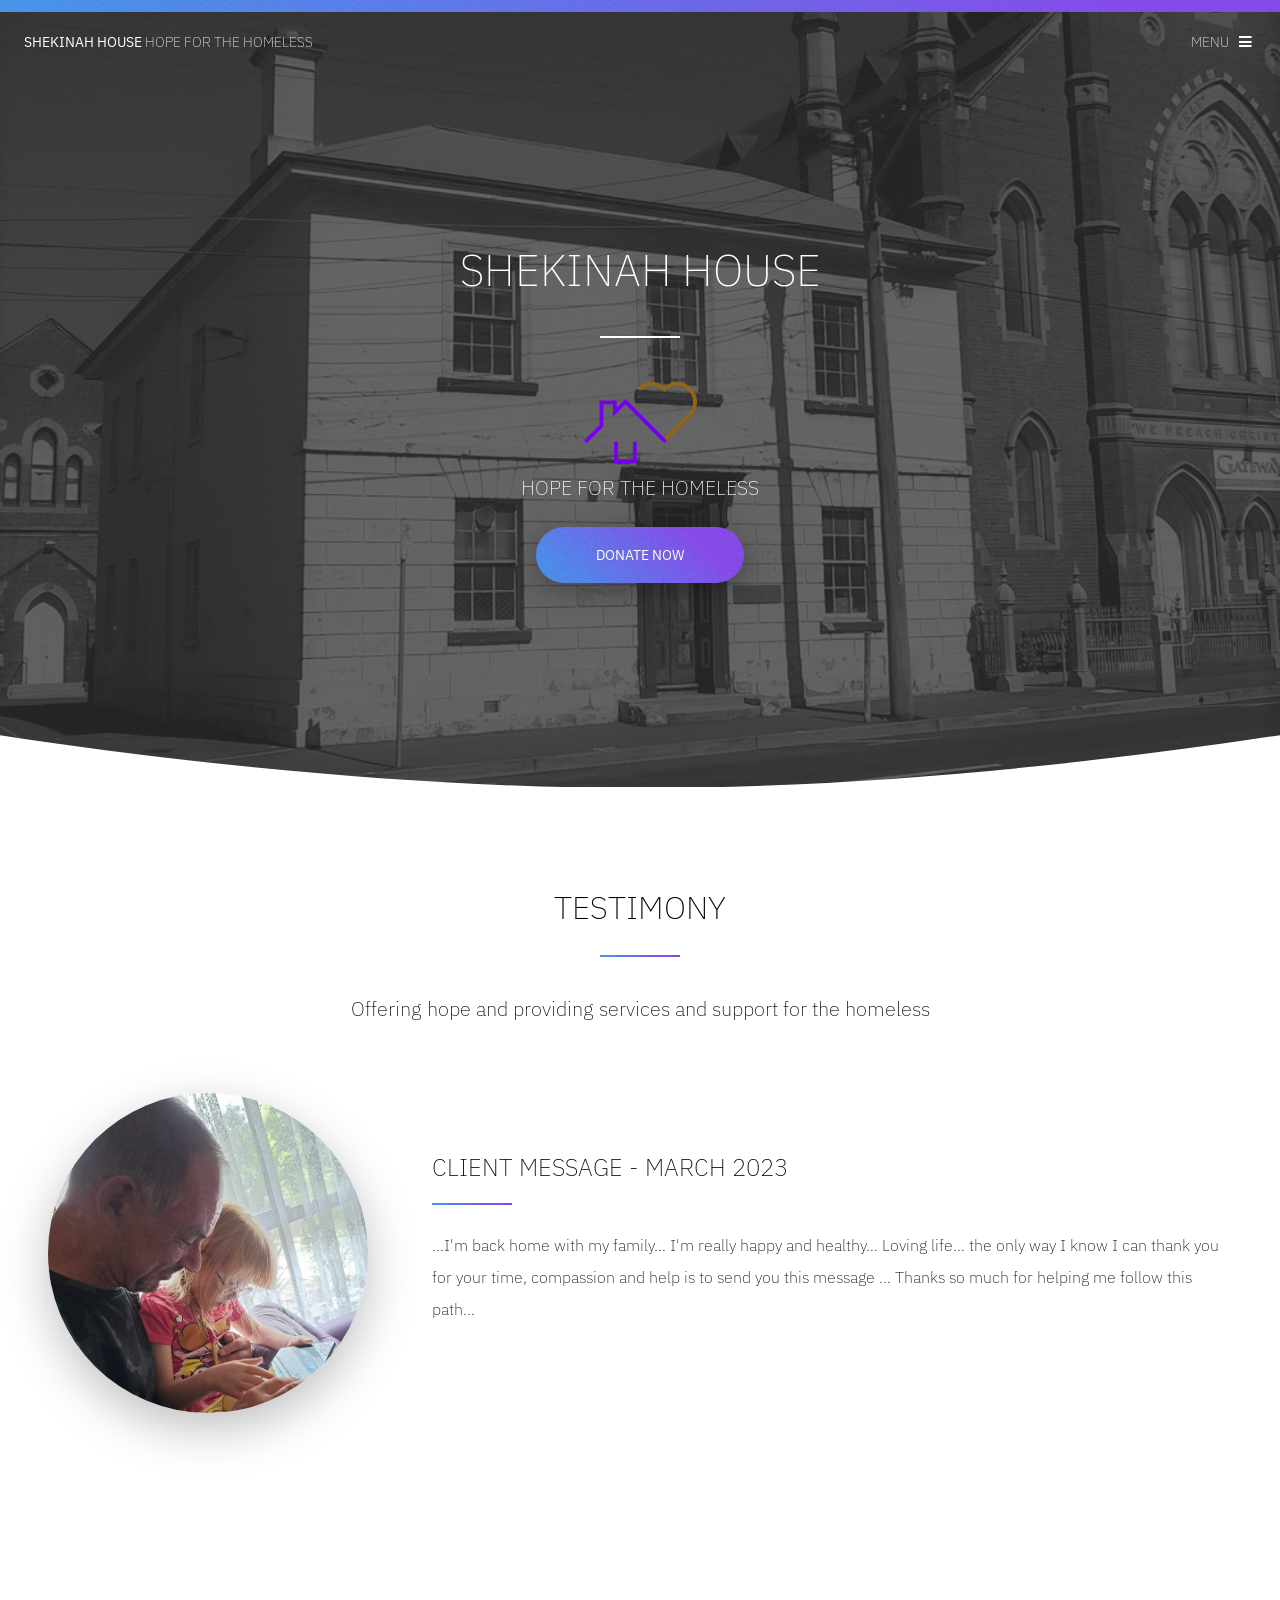
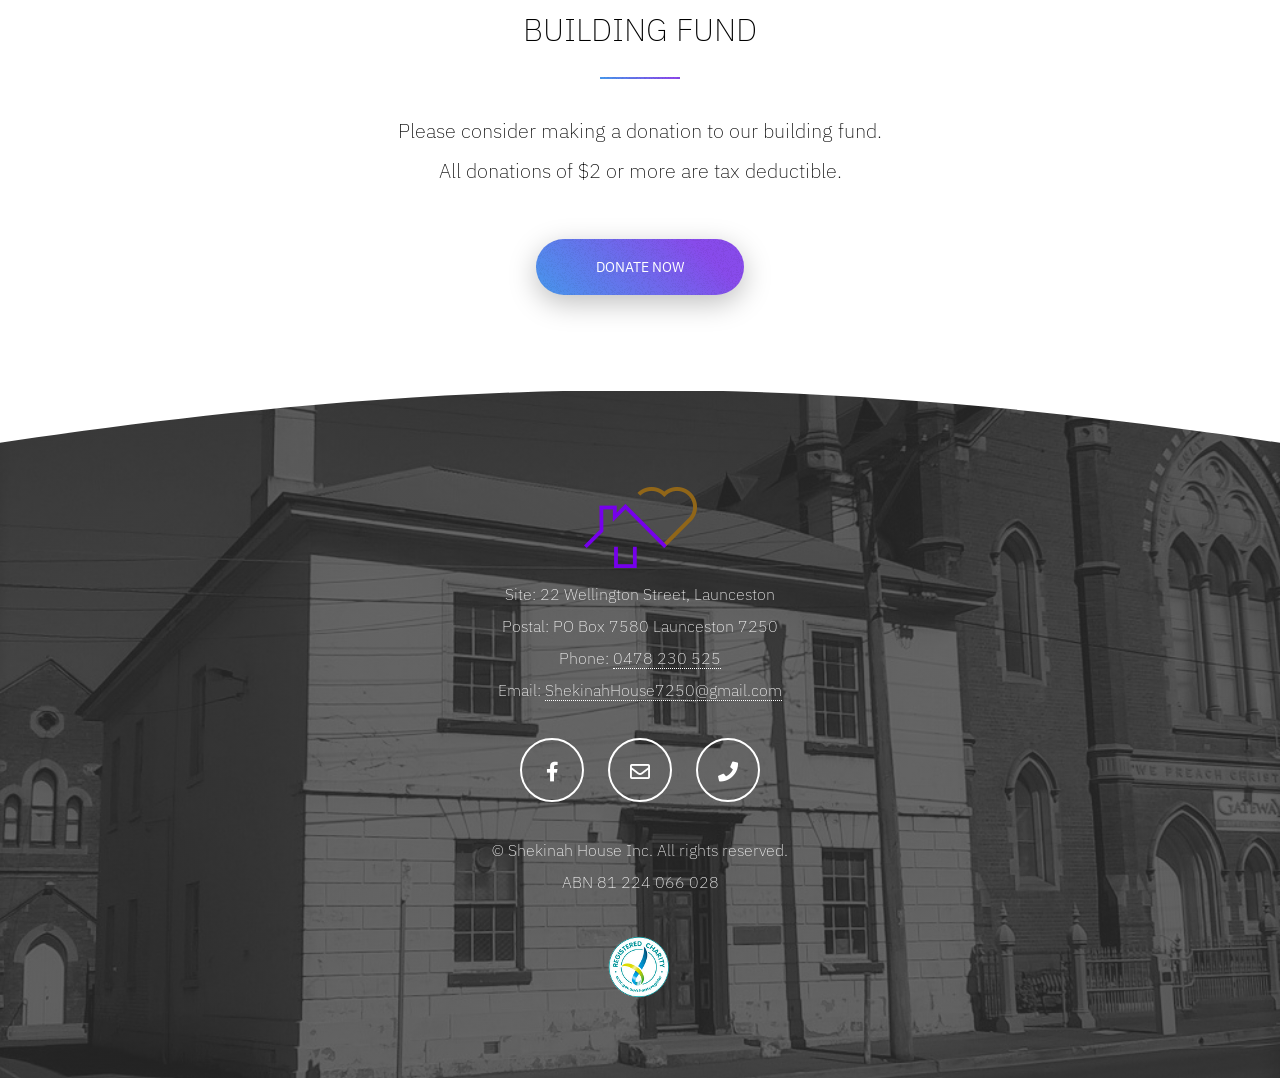
<file: index.html>
<!DOCTYPE HTML>
<!--
	Hyperbolic by Pixelarity
	pixelarity.com | hello@pixelarity.com
	License: pixelarity.com/license
-->
<html>
	<head>
		<title>Shekinah House</title>
		<meta charset="utf-8" />
		<meta name="viewport" content="width=device-width, initial-scale=1, user-scalable=no" />
		<meta name="description" content="" />
		<meta name="keywords" content="" />
		<link rel="stylesheet" href="assets/css/main.css" />
	</head>
	<body class="is-preload">

		<!-- Wrapper -->
			<div id="wrapper">

				<!-- Header -->
					<section id="header" class="alt">

						<!-- Logo -->
							<a href="index.html" class="logo"><strong>Shekinah House</strong> Hope for the homeless</a>

						<!-- Nav -->
							<nav id="nav">
								<ul>
									<li class="current"><a href="index.html">Home</a></li>
									<li><a href="aboutus.html">About Us</a></li>
									<li><a href="our_story.html">Our Story</a></li>
									<li><a href="services.html">Services</a></li>
									<li><a href="getinvolved.html">Get Involved</a></li>
									<li><a href="workingtogether.html">Working Together</a></li>
									<li><a href="contact.html">Contact Us</a></li>
									<li><a href="buildingfund.html">Building Fund</a></li>
									<li><a href="donate.html">Donate</a></li>
								</ul>
							</nav>

					</section>

				<!-- Banner -->
					<section id="banner">
						<div class="content">
							<header class="major special">
								<h1>Shekinah House</h1>
							</header>
							<img src="./images/LogoLowRes.png" alt="">
								<h4>Hope for the homeless</h4>
							<ul class="actions special">
								<li><a href="donate.html" class="button primary wide">Donate Now</a></li>
							</ul>
						</div>
					</section>

				<!-- Section -->
					<section class="wrapper style1" id="first">
						<div class="inner">
							<header class="major special">
								<h2>Testimony</h2>
								<p>Offering hope and providing services and support for the homeless</p>
								<!-- <p>Praesent dapibus neque id cursus faucibus consequat<br /> -->
								<!-- magna consequat erat ipsum lorem</p> -->
							</header>
							<div class="spotlights">
								<section>
									<div class="image"><img src="images/clientHQ.jpg" alt="" /></div>
									<div class="content">
										<header class="major">
											<h3>Client Message - March 2023</h3>
										</header>
										<p>…I'm back home with my family… I'm really happy and healthy… Loving life… the only way I know I can thank you for your time, compassion and help is to send you this message … Thanks so much for helping me follow this path…</p>
										<!-- <p>Praesent dapibus, neque id cursus faucibus, tortor neque egestas auguae magna consequat eu erat. Aliquam erat ipsum magna. Aenean ornare velit lacus varius enim ullamcorper proin magna etiam consequat.</p> -->
									</div>
								</section>
								<!-- <section>
									<div class="image"><img src="images/pic02.jpg" alt="" /></div>
									<div class="content">
										<header class="major">
											<h3>Ipsum eu varius</h3>
										</header>
										<p>Praesent dapibus, neque id cursus faucibus, tortor neque egestas auguae magna consequat eu erat. Aliquam erat ipsum magna. Aenean ornare velit lacus varius enim ullamcorper proin magna etiam consequat.</p>
									</div>
								</section> -->
							</div>
						</div>
					</section>

				<!-- Section -->
					<!-- <section class="wrapper style2 alt">
						<div class="inner">
							<header class="major special">
								<h2>Dolor feugiat</h2>
								<p>Praesent dapibus neque id cursus faucibus consequat<br />
								magna consequat erat ipsum lorem</p>
							</header>
							<div class="features">
								<ul>
									<li>
										<span class="icon alt major fa-gem"></span>
										<h3>Erat lorem</h3>
										<p>Praesent dapibus neque id faucibus sed neque egestas auguae ipsum dolor.</p>
									</li>
									<li>
										<span class="icon alt major solid fa-laptop"></span>
										<h3>Tempus nulla</h3>
										<p>Praesent dapibus neque id faucibus sed neque egestas auguae ipsum dolor.</p>
									</li>
								</ul>
								<span class="image"><img src="images/pic03.jpg" alt="" /></span>
								<ul>
									<li>
										<span class="icon alt major fa-save"></span>
										<h3>Nisl faucibus</h3>
										<p>Praesent dapibus neque id faucibus sed neque egestas auguae ipsum dolor.</p>
									</li>
									<li>
										<span class="icon alt major fa-paper-plane"></span>
										<h3>Magna dolor</h3>
										<p>Praesent dapibus neque id faucibus sed neque egestas auguae ipsum dolor.</p>
									</li>
								</ul>
							</div>
						</div>
					</section> -->

				<!-- Section -->
					<section class="wrapper style1">
						<div class="inner">
							<header class="major special alt">
								<h2>Building Fund</h2>
								<p>Please consider making a donation to our building fund.</br>
									All donations of $2 or more are tax deductible.
								</p>
								<!-- <p>Praesent dapibus neque id cursus faucibus consequat<br />
								magna consequat erat ipsum lorem</p> -->
							</header>
							<ul class="actions special">
								<li><a href="buildingfund.html" class="button primary wide">Donate Now</a></li>
							</ul>
						</div>
					</section>

				<!-- Footer -->
					<section id="footer">
						<img src="./images/LogoLowRes.png" alt="">
						<p>
							Site: 22 Wellington Street, Launceston </br>
							Postal: PO Box 7580 Launceston 7250	</br>
							Phone: 	<a href="tel:+610478230525">0478 230 525</a> </br>
							Email: <a href="mailto:ShekinahHouse7250@gmail.com">ShekinahHouse7250@gmail.com</a> </br>
						</p>
						<ul class="icons">
							<!-- <li><a href="#" class="icon alt brands fa-twitter"><span class="label">Twitter</span></a></li> -->
							<li><a href="https://www.facebook.com/ShekinahHouse777" class="icon alt brands fa-facebook-f"><span class="label">Facebook</span></a></li>
							<!-- <li><a href="#" class="icon alt brands fa-instagram"><span class="label">Instagram</span></a></li> -->
							<li><a href="mailto:shekinahhouse7250@gmail.com" class="icon alt fa-envelope"><span class="label">Email</span></a></li>
							<li><a href="tel:+610478230525" class="icon alt solid fa-phone"><span class="label">Phone</span></a></li>
						</ul>
						<p class="copyright">
							&copy; Shekinah House Inc. All rights reserved. </br>
							ABN 81 224 066 028
						</p>
						<img src="./images/acnc.png" alt="">
					</section>

			</div>

		<!-- Scripts -->
			<script src="assets/js/jquery.min.js"></script>
			<script src="assets/js/jquery.dropotron.min.js"></script>
			<script src="assets/js/jquery.scrollex.min.js"></script>
			<script src="assets/js/jquery.scrolly.min.js"></script>
			<script src="assets/js/browser.min.js"></script>
			<script src="assets/js/breakpoints.min.js"></script>
			<script src="assets/js/util.js"></script>
			<script src="assets/js/main.js"></script>

	</body>
</html>
</file>
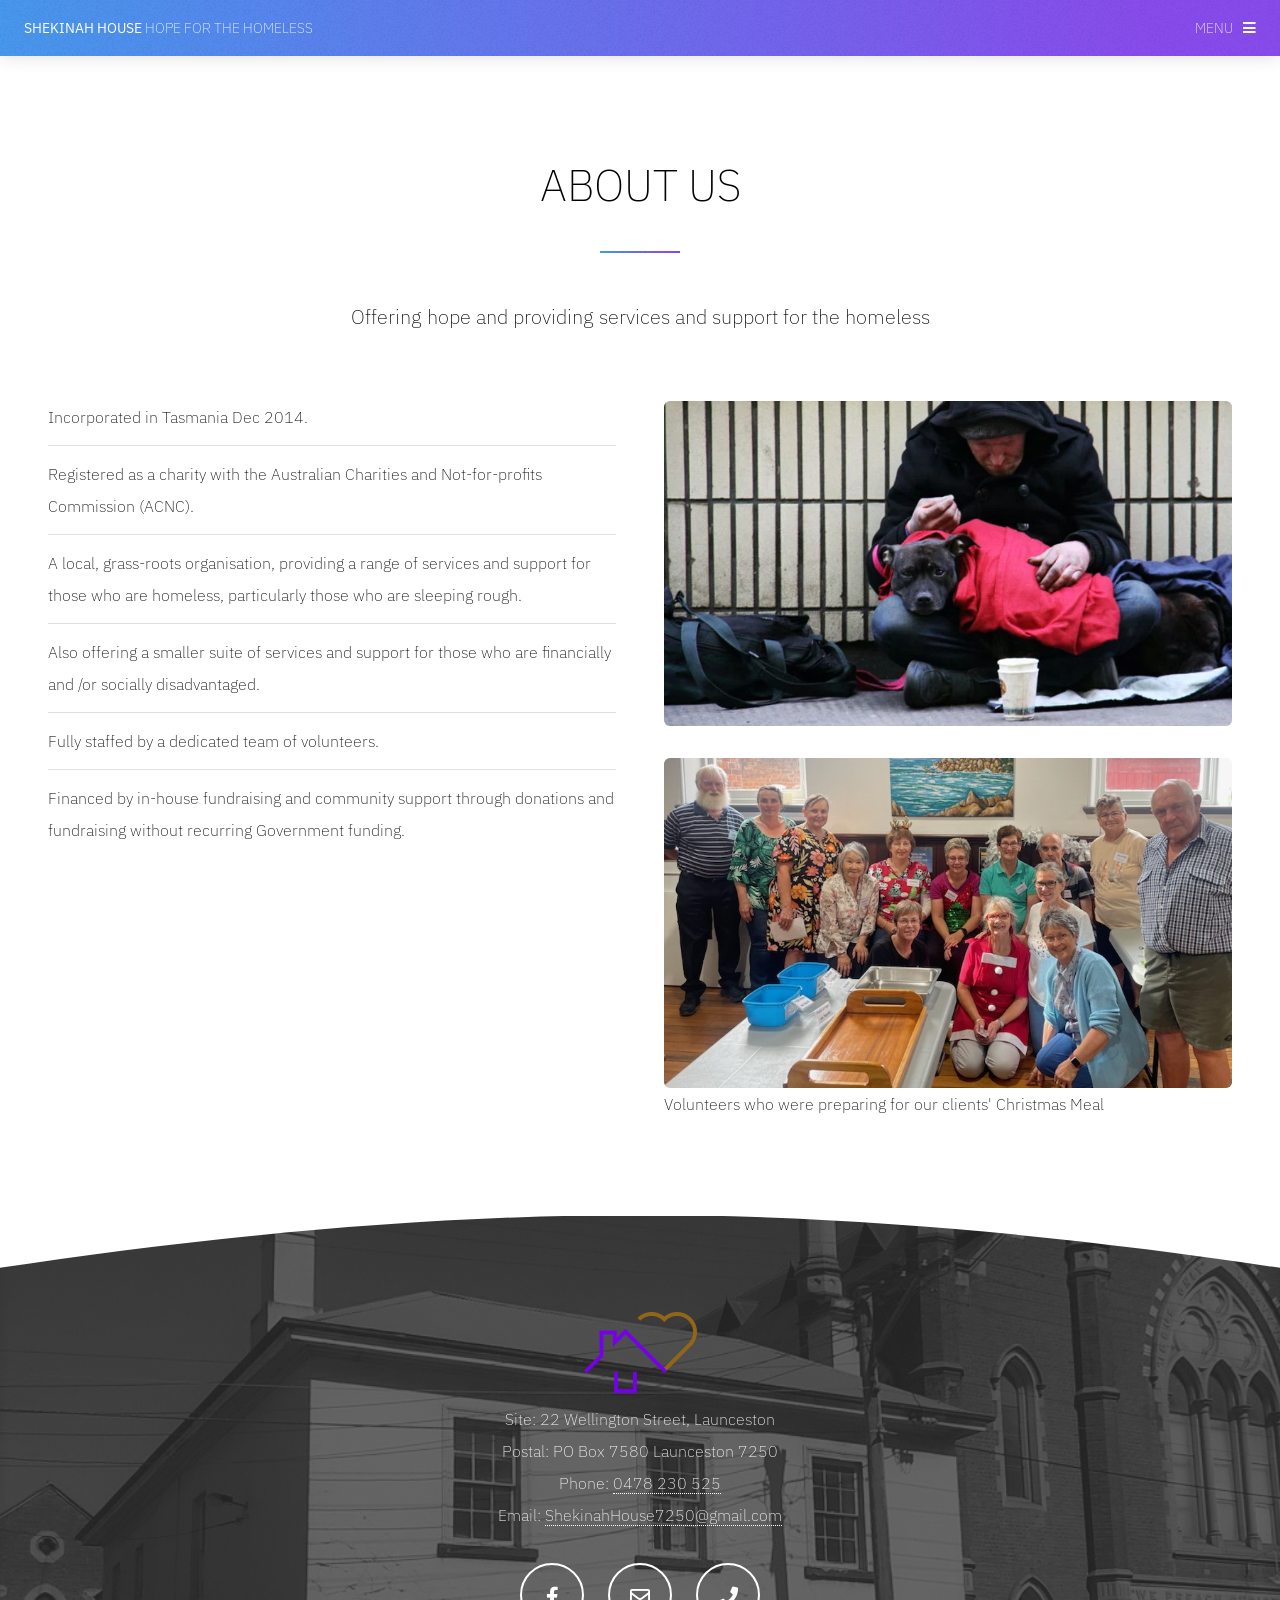
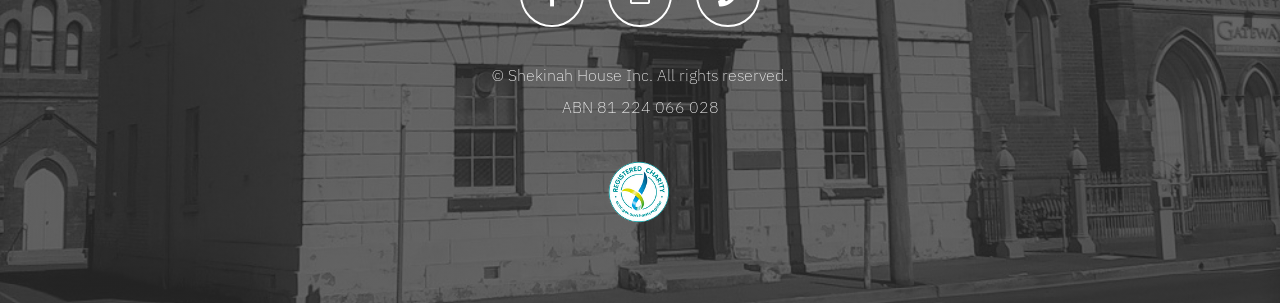
<file: aboutus.html>
<!DOCTYPE HTML>
<!--
	Hyperbolic by Pixelarity
	pixelarity.com | hello@pixelarity.com
	License: pixelarity.com/license
-->
<html>
	<head>
		<title>Shekinah House</title>
		<meta charset="utf-8" />
		<meta name="viewport" content="width=device-width, initial-scale=1, user-scalable=no" />
		<meta name="description" content="" />
		<meta name="keywords" content="" />
		<link rel="stylesheet" href="assets/css/main.css" />
	</head>
	<body class="is-preload">

		<!-- Wrapper -->
			<div id="wrapper">

				<!-- Header -->
					<section id="header">

						<!-- Logo -->
							<a href="index.html" class="logo"><strong>Shekinah House</strong> Hope for the homeless</a>
						<!-- Nav -->
							<nav id="nav">
								<ul>
									<li><a href="index.html">Home</a></li>
									<li class="current"><a href="aboutus.html">About Us</a></li>
									<li><a href="our_story.html">Our Story</a></li>
									<li><a href="services.html">Services</a></li>
									<li><a href="getinvolved.html">Get Involved</a></li>
									<li><a href="workingtogether.html">Working Together</a></li>
									<li><a href="contact.html">Contact Us</a></li>
									<li><a href="buildingfund.html">Building Fund</a></li>
									<li><a href="donate.html">Donate</a></li>
								</ul>
							</nav>
					</section>

				<!-- Section -->
					<section class="wrapper style1">
						<div class="inner">
							<header class="major special">
								<h1>About Us</h1>
								<p>Offering hope and providing services and support for the homeless</p>
								<!-- <p>Praesent dapibus neque id cursus faucibus consequat<br />
								magna consequat erat ipsum</p> -->
							</header>
							<!-- <div class="image main"><img src="images/aboutus-people.jpg" alt="" /></div> -->
							<div class="row gtr-200">
								<div class="col-6 col-12-medium">
									<ul class="alt">
										<li>Incorporated in Tasmania Dec 2014.</li>
										<li>Registered as a charity with the Australian Charities and Not-for-profits Commission (ACNC).</li>
										<li>A local, grass-roots organisation, providing a range of services and support for those who are homeless, particularly those who are sleeping rough.</li>
										<li>Also offering a smaller suite of services and support for those who are financially and /or socially disadvantaged.</li>
										<li>Fully staffed by a dedicated team of volunteers.</li>
										<li>Financed by in-house fundraising and community support through donations and fundraising without recurring Government funding.</li>
									</ul>
								</div>
								<div class="col-6 col-12-medium">
										<span class="image fit"><img src="images/aboutus_shekinah.webp" alt="" /></span>
										<span class="image fit"><img src="images/team.jpg" alt="" />Volunteers who were preparing for our clients' Christmas Meal</span>

								</div>
							</div>
						</div>
					</section>

				<!-- Footer -->
					<section id="footer">
						<img src="./images/LogoLowRes.png" alt="">
						<p>
							Site: 22 Wellington Street, Launceston </br>
							Postal: PO Box 7580 Launceston 7250	</br>
							Phone: 	<a href="tel:+610478230525">0478 230 525</a> </br>
							Email: <a href="mailto:ShekinahHouse7250@gmail.com">ShekinahHouse7250@gmail.com</a> </br>
						</p>
						<ul class="icons">
							<!-- <li><a href="#" class="icon alt brands fa-twitter"><span class="label">Twitter</span></a></li> -->
							<li><a href="https://www.facebook.com/ShekinahHouse777" class="icon alt brands fa-facebook-f"><span class="label">Facebook</span></a></li>
							<!-- <li><a href="#" class="icon alt brands fa-instagram"><span class="label">Instagram</span></a></li> -->
							<li><a href="mailto:shekinahhouse7250@gmail.com" class="icon alt fa-envelope"><span class="label">Email</span></a></li>
							<li><a href="tel:+610478230525" class="icon alt solid fa-phone"><span class="label">Phone</span></a></li>
						</ul>
						<p class="copyright">
							&copy; Shekinah House Inc. All rights reserved. </br>
							ABN 81 224 066 028
						</p>
						<img src="./images/acnc.png" alt="">
					</section>

			</div>

		<!-- Scripts -->
			<script src="assets/js/jquery.min.js"></script>
			<script src="assets/js/jquery.dropotron.min.js"></script>
			<script src="assets/js/jquery.scrollex.min.js"></script>
			<script src="assets/js/jquery.scrolly.min.js"></script>
			<script src="assets/js/browser.min.js"></script>
			<script src="assets/js/breakpoints.min.js"></script>
			<script src="assets/js/util.js"></script>
			<script src="assets/js/main.js"></script>

	</body>
</html>
</file>
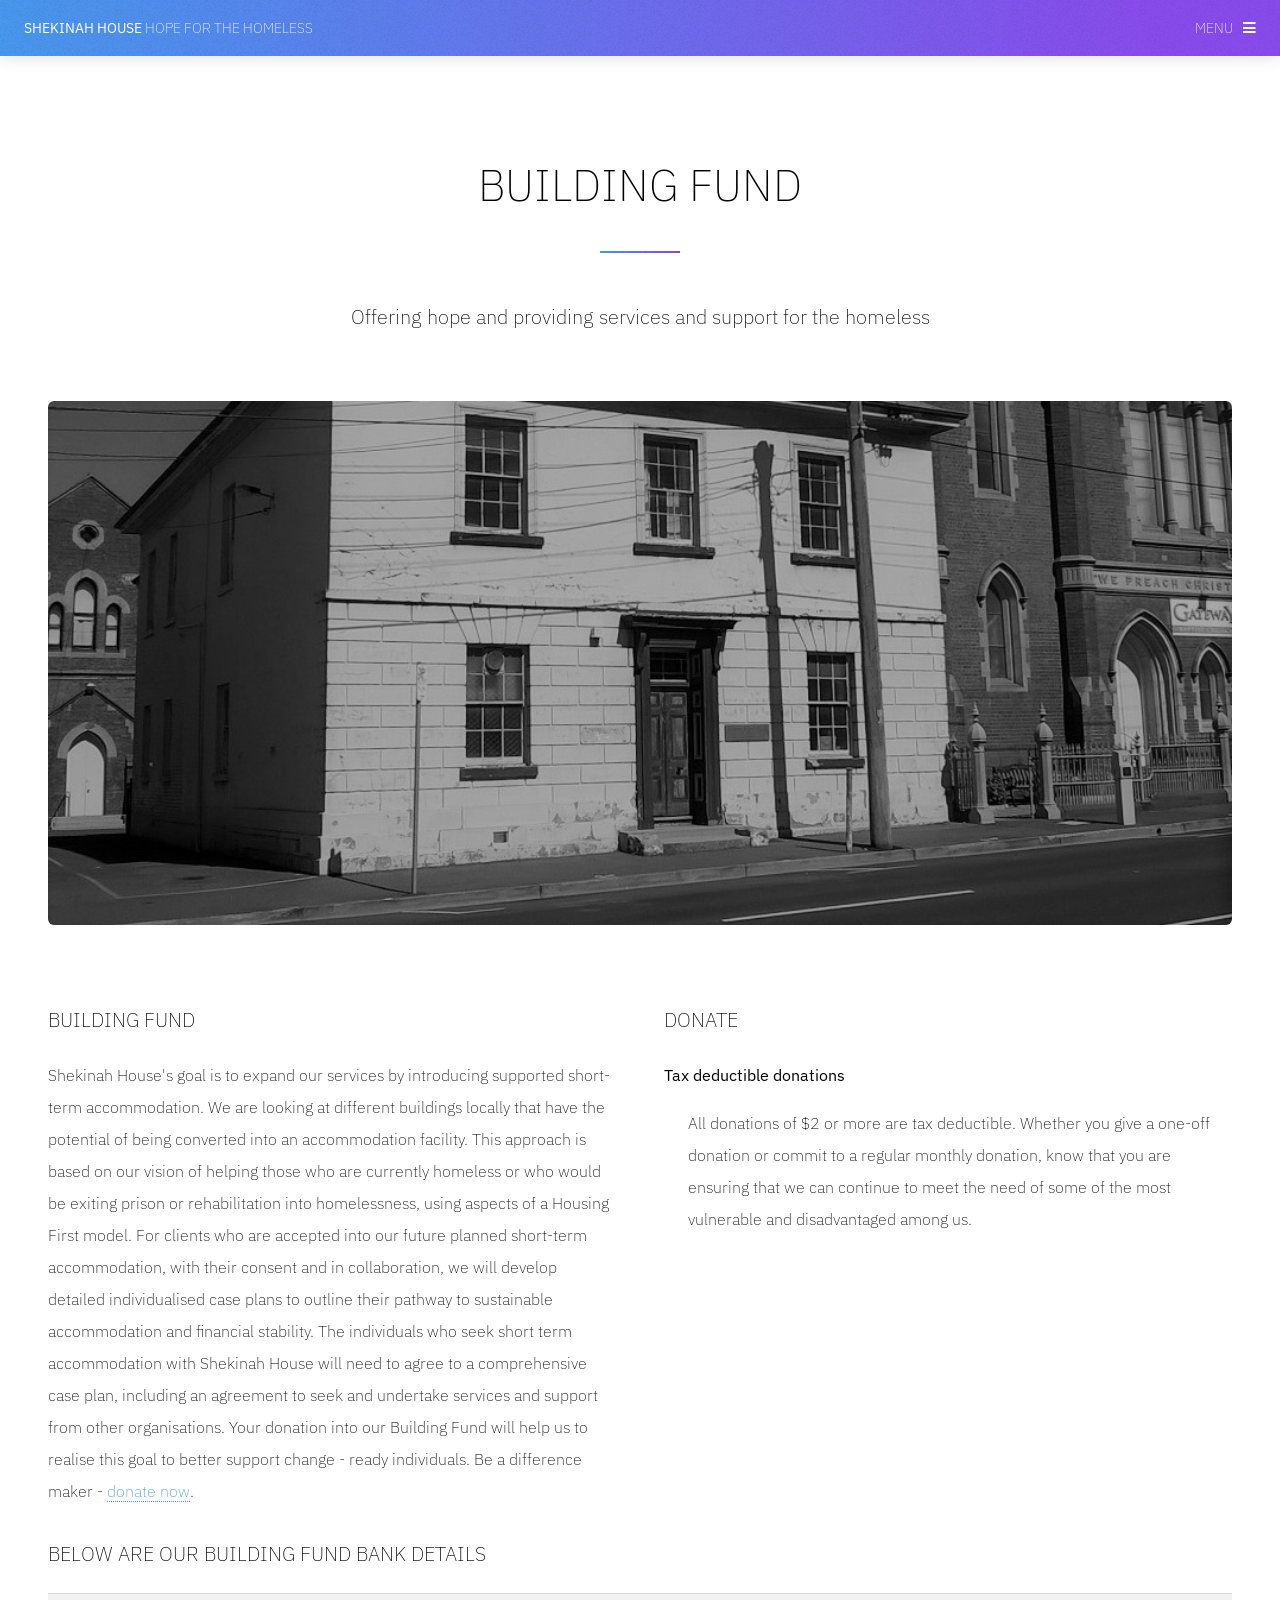
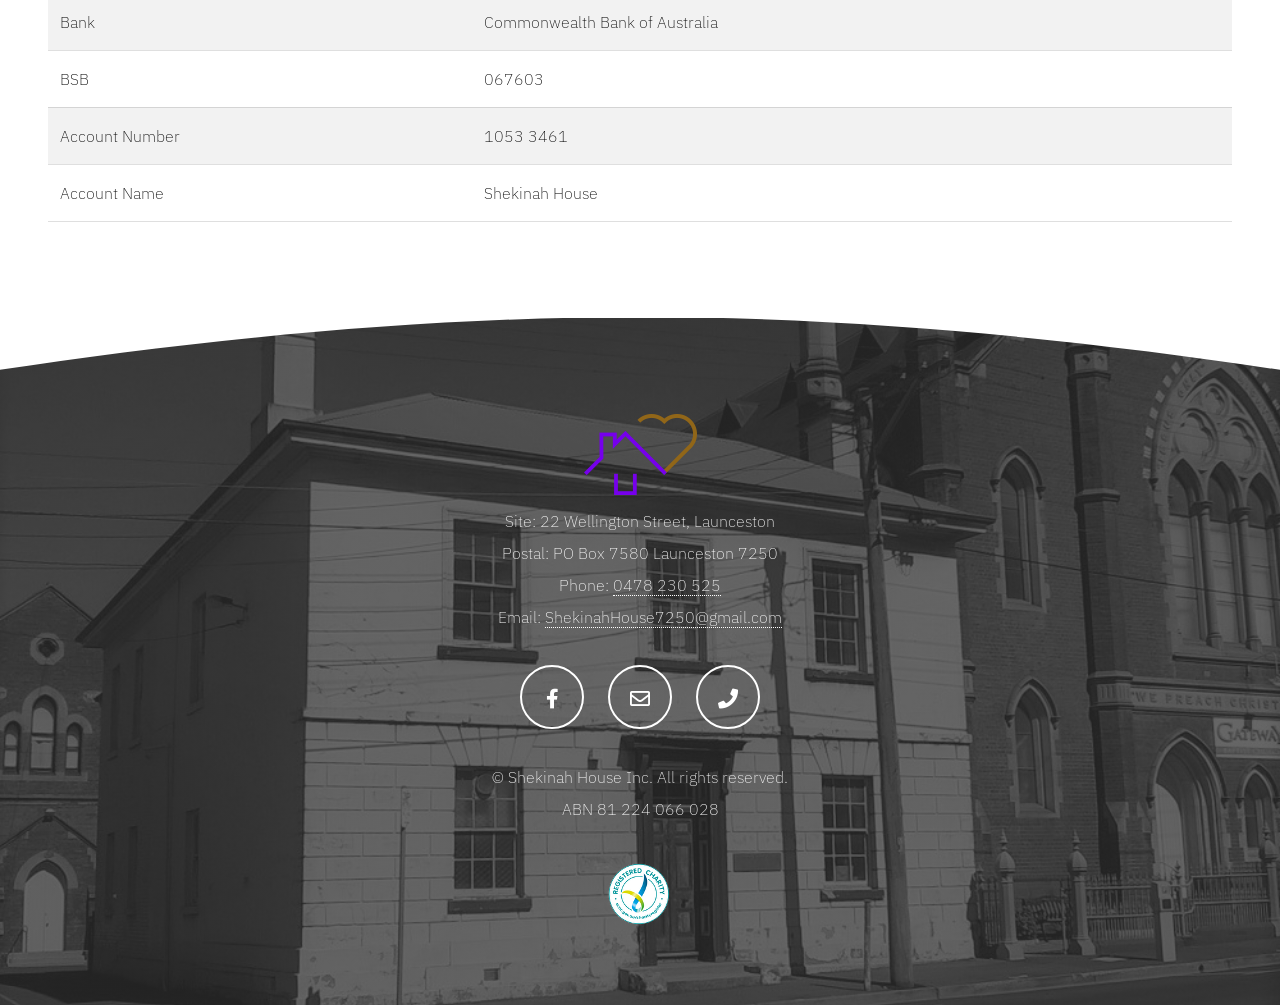
<file: buildingfund.html>
<!DOCTYPE HTML>
<!--
	Hyperbolic by Pixelarity
	pixelarity.com | hello@pixelarity.com
	License: pixelarity.com/license
-->
<html>
	<head>
		<title>Shekinah House</title>
		<meta charset="utf-8" />
		<meta name="viewport" content="width=device-width, initial-scale=1, user-scalable=no" />
		<meta name="description" content="" />
		<meta name="keywords" content="" />
		<link rel="stylesheet" href="assets/css/main.css" />
	</head>
	<body class="is-preload">

		<!-- Wrapper -->
			<div id="wrapper">

				<!-- Header -->
					<section id="header">

						<!-- Logo -->
							<a href="index.html" class="logo"><strong>Shekinah House</strong> Hope for the homeless</a>
						<!-- Nav -->
							<nav id="nav">
								<ul>
									<li><a href="index.html">Home</a></li>
									<li><a href="aboutus.html">About Us</a></li>
									<li><a href="our_story.html">Our Story</a></li>
									<li><a href="services.html">Services</a></li>
									<li><a href="getinvolved.html">Get Involved</a></li>
									<li><a href="workingtogether.html">Working Together</a></li>
									<li><a href="contact.html">Contact Us</a></li>
									<li class="current"><a href="buildingfund.html">Building Fund</a></li>
									<li><a href="donate.html">Donate</a></li>
								</ul>
							</nav>
					</section>

				<!-- Section -->
					<section class="wrapper style1">
						<div class="inner">
							<header class="major special">
								<h1>Building Fund</h1>
								<p>Offering hope and providing services and support for the homeless</p>
								<!-- <p>Praesent dapibus neque id cursus faucibus consequat<br />
													magna consequat erat ipsum</p> -->
							</header>
							<div class="image main"><img src="images/building.jpg" alt="" /></div>
					
							<div class="row gtr-200">
								<div class="col-6 col-12-medium">
									<h4>Building Fund</h4>
									<p>Shekinah House's goal is to expand our services by introducing supported short-term accommodation. We are looking at different buildings locally that have the potential of being converted into an accommodation facility. This approach is based on our vision of helping those who are currently homeless or who would be exiting prison or rehabilitation into homelessness, using aspects of a Housing First model. 
									For clients who are accepted into our future planned short-term accommodation, with their consent and in collaboration, we will develop detailed individualised case plans to outline their pathway to sustainable accommodation and financial stability. The individuals who seek short term accommodation with Shekinah House will need to agree to a comprehensive case plan, including an agreement to seek and undertake services and support from other organisations.
									Your donation into our Building Fund will help us to realise this goal to better support change - ready individuals. 
									Be a difference maker - <a href="./donate.html">donate now</a>.
									</p>
								</div>
								<div class="col-6 col-12-medium">
									<h4>Donate</h4>
									<dl>
										<dt>Tax deductible donations</dt>
										<dd>
											<p>All donations of $2 or more are tax deductible.
											Whether you give a one-off donation or commit to a regular monthly donation, know that you are ensuring that we can continue to meet the need of some of the most vulnerable and disadvantaged among us.
											</p>
										</dd>
									</dl>	
										</div>
									</div>

							<h4 id="building-donate">Below are our building fund bank details</h4>
							<div class="table-wrapper">
								<table>
									<tbody>
										<tr>
											<td>Bank</td>
											<td>Commonwealth Bank of Australia</td>
										</tr>
										<tr>
											<td>BSB</td>
											<td>067603</td>
										</tr>
										<tr>
											<td>Account Number</td>
											<td>1053 3461</td>
										</tr>
										<tr>
											<td>Account Name</td>
											<td>Shekinah House</td>
										</tr>
									</tbody>
								</table>
							</div>
						</div>
					</section>

				<!-- Footer -->
					<section id="footer">
						<img src="./images/LogoLowRes.png" alt="">
						<p>
							Site: 22 Wellington Street, Launceston </br>
							Postal: PO Box 7580 Launceston 7250	</br>
							Phone: 	<a href="tel:+610478230525">0478 230 525</a> </br>
							Email: <a href="mailto:ShekinahHouse7250@gmail.com">ShekinahHouse7250@gmail.com</a> </br>
						</p>
						<ul class="icons">
							<!-- <li><a href="#" class="icon alt brands fa-twitter"><span class="label">Twitter</span></a></li> -->
							<li><a href="https://www.facebook.com/ShekinahHouse777" class="icon alt brands fa-facebook-f"><span class="label">Facebook</span></a></li>
							<!-- <li><a href="#" class="icon alt brands fa-instagram"><span class="label">Instagram</span></a></li> -->
							<li><a href="mailto:shekinahhouse7250@gmail.com" class="icon alt fa-envelope"><span class="label">Email</span></a></li>
							<li><a href="tel:+610478230525" class="icon alt solid fa-phone"><span class="label">Phone</span></a></li>
						</ul>
						<p class="copyright">
							&copy; Shekinah House Inc. All rights reserved. </br>
							ABN 81 224 066 028
						</p>
						<img src="./images/acnc.png" alt="">
					</section>

			</div>

		<!-- Scripts -->
			<script src="assets/js/jquery.min.js"></script>
			<script src="assets/js/jquery.dropotron.min.js"></script>
			<script src="assets/js/jquery.scrollex.min.js"></script>
			<script src="assets/js/jquery.scrolly.min.js"></script>
			<script src="assets/js/browser.min.js"></script>
			<script src="assets/js/breakpoints.min.js"></script>
			<script src="assets/js/util.js"></script>
			<script src="assets/js/main.js"></script>

	</body>
</html>
</file>
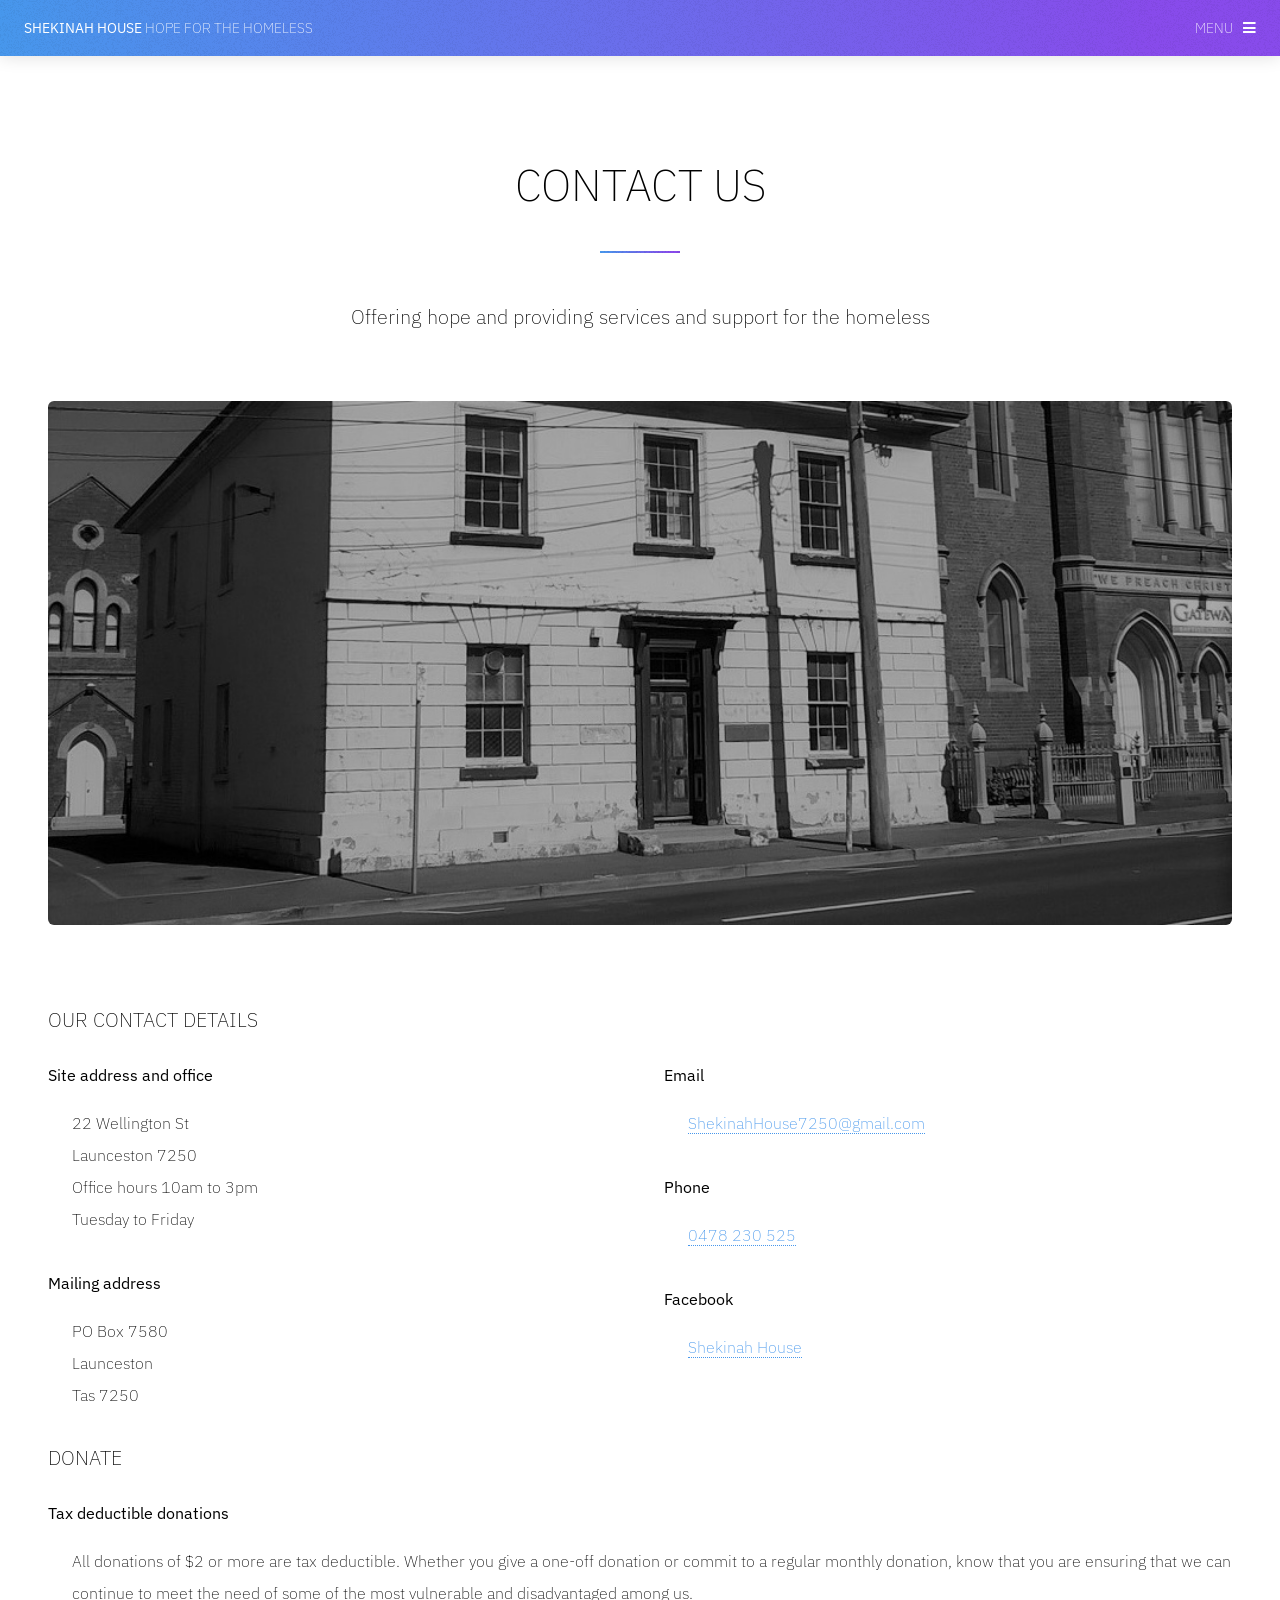
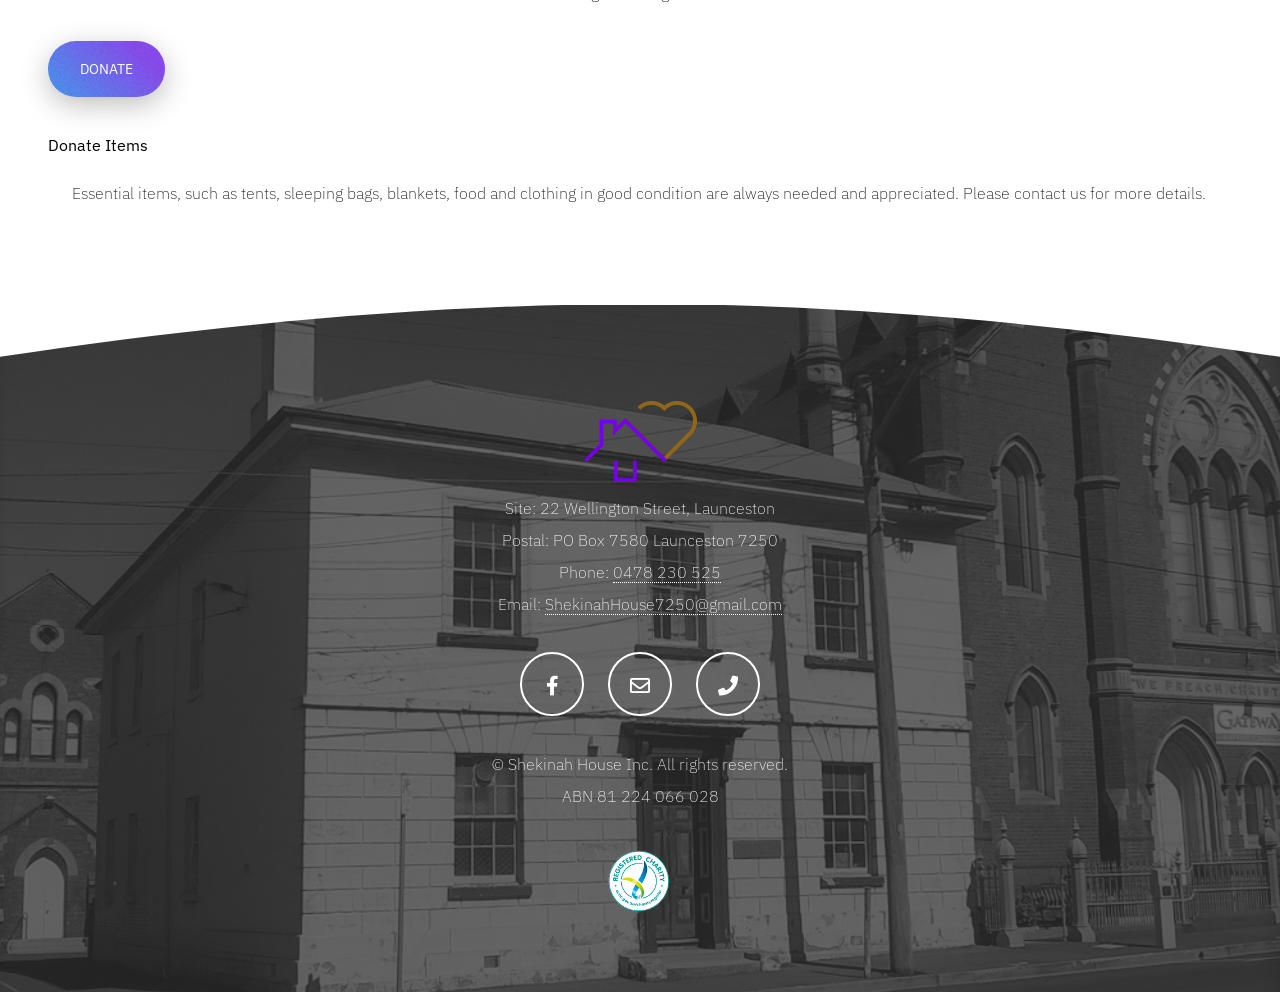
<file: contact.html>
<!DOCTYPE HTML>
<!--
	Hyperbolic by Pixelarity
	pixelarity.com | hello@pixelarity.com
	License: pixelarity.com/license
-->
<html>
	<head>
		<title>Shekinah House</title>
		<meta charset="utf-8" />
		<meta name="viewport" content="width=device-width, initial-scale=1, user-scalable=no" />
		<meta name="description" content="" />
		<meta name="keywords" content="" />
		<link rel="stylesheet" href="assets/css/main.css" />
	</head>
	<body class="is-preload">

		<!-- Wrapper -->
			<div id="wrapper">

				<!-- Header -->
					<section id="header">

						<!-- Logo -->
							<a href="index.html" class="logo"><strong>Shekinah House</strong> Hope for the homeless</a>
						<!-- Nav -->
							<nav id="nav">
								<ul>
									<li><a href="index.html">Home</a></li>
									<li><a href="aboutus.html">About Us</a></li>
									<li><a href="our_story.html">Our Story</a></li>
									<li><a href="services.html">Services</a></li>
									<li><a href="getinvolved.html">Get Involved</a></li>
									<li><a href="workingtogether.html">Working Together</a></li>
									<li class="current"><a href="contact.html">Contact Us</a></li>
									<li><a href="buildingfund.html">Building Fund</a></li>
									<li><a href="donate.html">Donate</a></li>
								</ul>
							</nav>
					</section>

				<!-- Section -->
					<section class="wrapper style1">
						<div class="inner">
							<header class="major special">
								<h1>Contact us</h1>
								<p>Offering hope and providing services and support for the homeless</p>
								<!-- <p>Praesent dapibus neque id cursus faucibus consequat<br />
													magna consequat erat ipsum</p> -->
							</header>
							<div class="image main"><img src="images/building.jpg" alt="" /></div>
					
							<h4>Our Contact Details</h4>
							<div class="row gtr-200">
								<div class="col-6 col-12-medium">
									<dl>
										<dt>Site address and office</ddt>
										<dd>
											<p>
												22 Wellington St </br>
												Launceston 7250</br>
												Office hours 10am to 3pm</br>
												Tuesday to Friday</br>
											</p>
										</dd>
										<dt>Mailing address</dt>
										<dd>
											<p>
												PO Box 7580</br>
												Launceston</br>
												Tas 7250</br>
											</p>
										</dd>
										</dt>
									</dl>
								</div>
								<div class="col-6 col-12-medium">
									<dl>
										<dt>Email</dt>
										<dd>
											<p>
												<a href="mailto:ShekinahHouse7250@gmail.com">ShekinahHouse7250@gmail.com</a>
											</p>
										</dd>
										<dt>Phone</dt>
										<dd>
											<p>
												<a href="tel:+610478230525">0478 230 525</a>
											</p>
										</dd>
										<dt>Facebook</dt>
										<dd>
											<p>
												<a href="http://www.facebook.com/ShekinahHouse777">Shekinah House</a>
											</p>
										</dd>
									</dl>
								</div>
							</div>

							<h4>Donate</h4>
							<dl>
								<dt>Tax deductible donations</dt>
								<dd>
									<p>All donations of $2 or more are tax deductible.
									Whether you give a one-off donation or commit to a regular monthly donation, know that you are ensuring that we can continue to meet the need of some of the most vulnerable and disadvantaged among us.
									</p>
								</dd>
							</dl>	
							<ul class="actions">
								<li><a href="donate.html" class="button primary">Donate</a></li>
							</ul>
							<dl>
								<dt>Donate Items</dt>
								<dd>
									<p>Essential items, such as tents, sleeping bags, blankets, food and clothing in good condition are always needed and appreciated.  Please contact us for more details.
								</p>
								</dd>
							</dl>
						</div>
					</section>

				<!-- Footer -->
					<section id="footer">
						<img src="./images/LogoLowRes.png" alt="">
						<p>
							Site: 22 Wellington Street, Launceston </br>
							Postal: PO Box 7580 Launceston 7250	</br>
							Phone: 	<a href="tel:+610478230525">0478 230 525</a> </br>
							Email: <a href="mailto:ShekinahHouse7250@gmail.com">ShekinahHouse7250@gmail.com</a> </br>
						</p>
						<ul class="icons">
							<!-- <li><a href="#" class="icon alt brands fa-twitter"><span class="label">Twitter</span></a></li> -->
							<li><a href="https://www.facebook.com/ShekinahHouse777" class="icon alt brands fa-facebook-f"><span class="label">Facebook</span></a></li>
							<!-- <li><a href="#" class="icon alt brands fa-instagram"><span class="label">Instagram</span></a></li> -->
							<li><a href="mailto:shekinahhouse7250@gmail.com" class="icon alt fa-envelope"><span class="label">Email</span></a></li>
							<li><a href="tel:+610478230525" class="icon alt solid fa-phone"><span class="label">Phone</span></a></li>
						</ul>
						<p class="copyright">
							&copy; Shekinah House Inc. All rights reserved. </br>
							ABN 81 224 066 028
						</p>
						<img src="./images/acnc.png" alt="">
					</section>

			</div>

		<!-- Scripts -->
			<script src="assets/js/jquery.min.js"></script>
			<script src="assets/js/jquery.dropotron.min.js"></script>
			<script src="assets/js/jquery.scrollex.min.js"></script>
			<script src="assets/js/jquery.scrolly.min.js"></script>
			<script src="assets/js/browser.min.js"></script>
			<script src="assets/js/breakpoints.min.js"></script>
			<script src="assets/js/util.js"></script>
			<script src="assets/js/main.js"></script>

	</body>
</html>
</file>
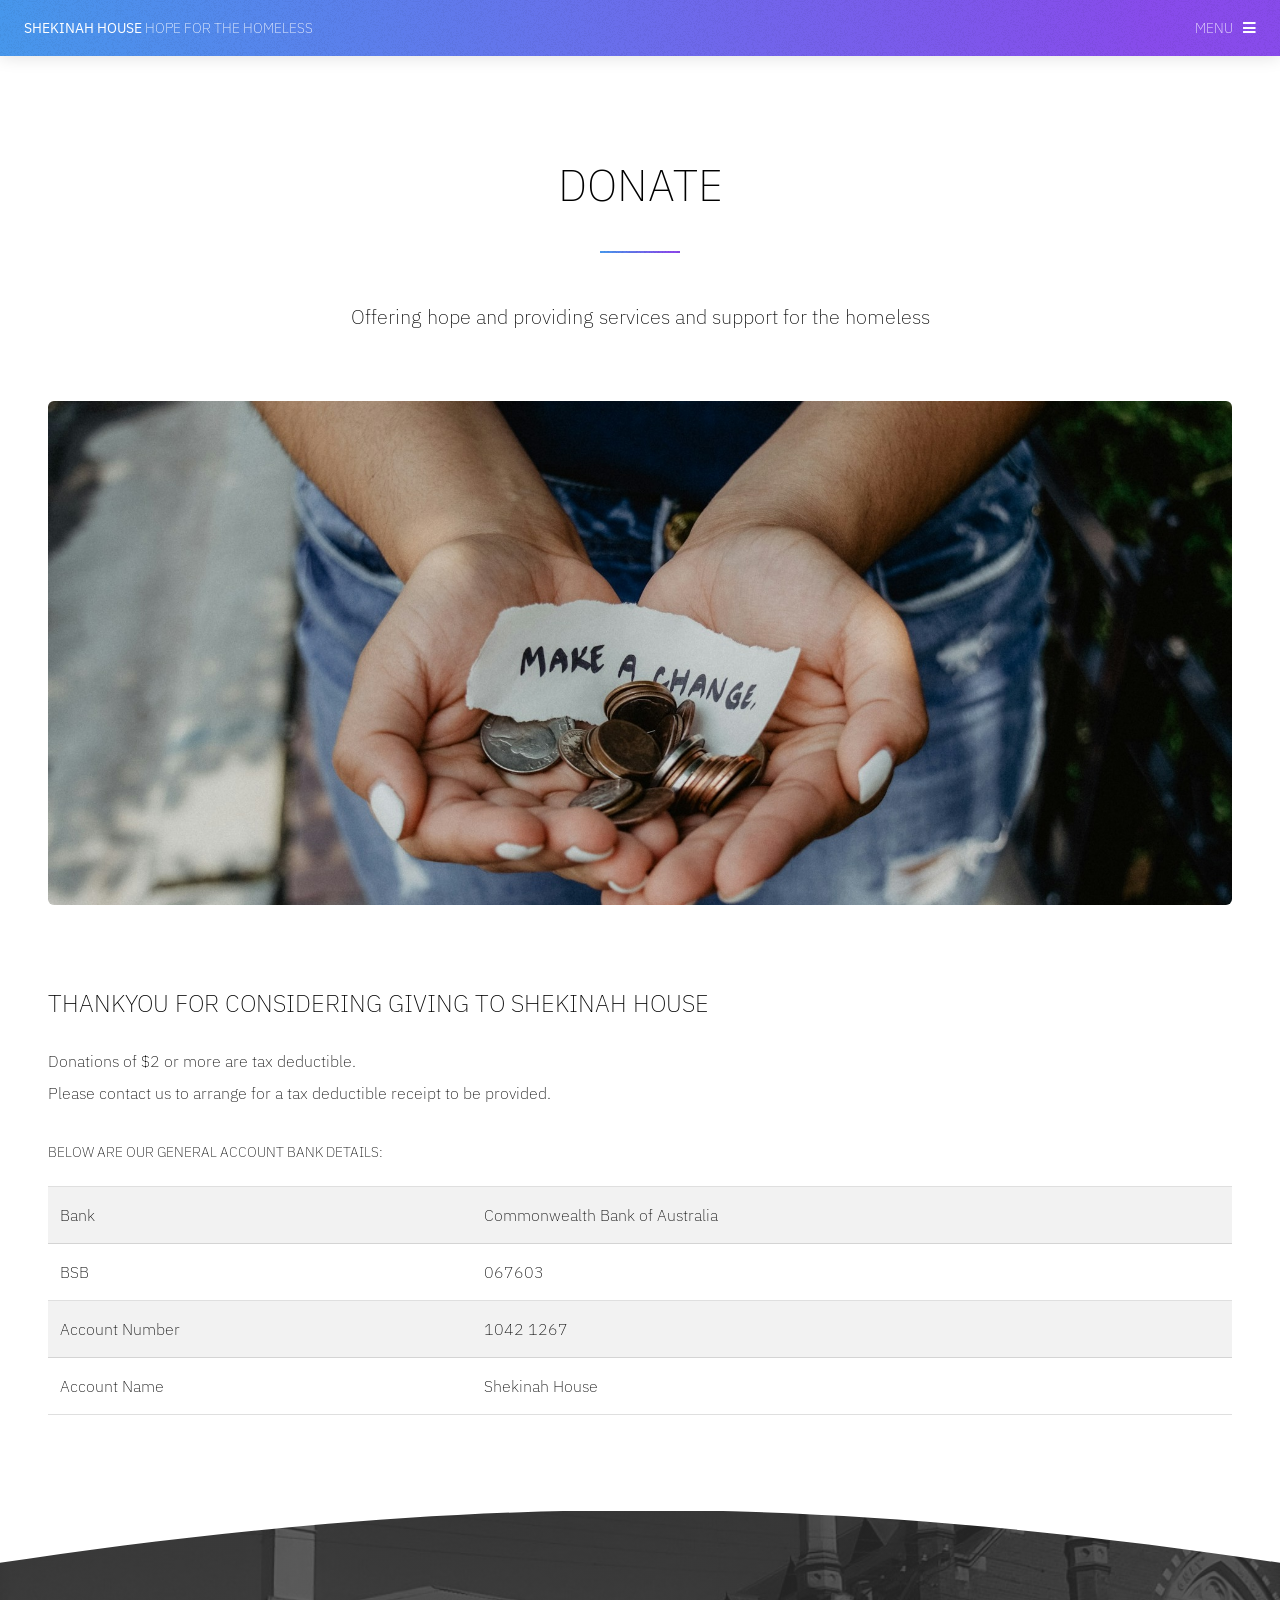
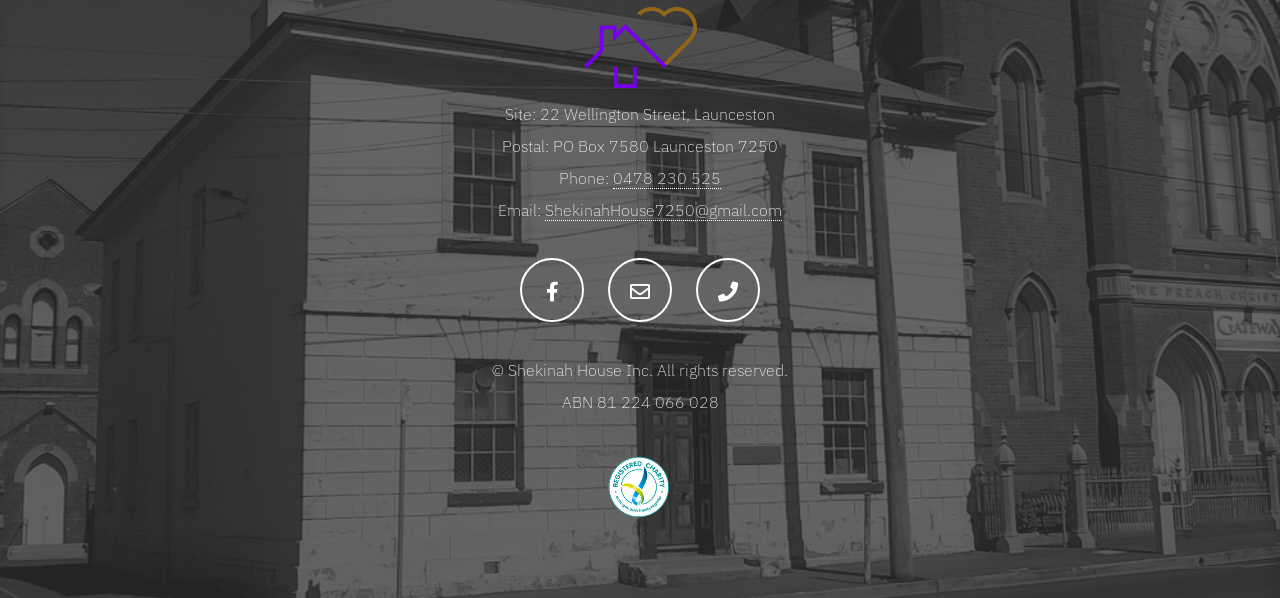
<file: donate.html>
<!DOCTYPE HTML>
<!--
	Hyperbolic by Pixelarity
	pixelarity.com | hello@pixelarity.com
	License: pixelarity.com/license
-->
<html>
	<head>
		<title>Shekinah House</title>
		<meta charset="utf-8" />
		<meta name="viewport" content="width=device-width, initial-scale=1, user-scalable=no" />
		<meta name="description" content="" />
		<meta name="keywords" content="" />
		<link rel="stylesheet" href="assets/css/main.css" />
	</head>
	<body class="is-preload">

		<!-- Wrapper -->
			<div id="wrapper">

				<!-- Header -->
					<section id="header">

						<!-- Logo -->
							<a href="index.html" class="logo"><strong>Shekinah House</strong> Hope for the homeless</a>
						<!-- Nav -->
							<nav id="nav">
								<ul>
									<li><a href="index.html">Home</a></li>
									<li><a href="aboutus.html">About Us</a></li>
									<li><a href="our_story.html">Our Story</a></li>
									<li><a href="services.html">Services</a></li>
									<li><a href="getinvolved.html">Get Involved</a></li>
									<li><a href="workingtogether.html">Working Together</a></li>
									<li><a href="contact.html">Contact Us</a></li>
									<li><a href="buildingfund.html">Building Fund</a></li>
									<li class="current"><a href="donate.html">Donate</a></li>
								</ul>
							</nav>
					</section>

				<!-- Section -->
					<section class="wrapper style1">
						<div class="inner">
							<header class="major special">
								<h1>Donate</h1>
								<p>Offering hope and providing services and support for the homeless</p>
								<!-- <p>Praesent dapibus neque id cursus faucibus consequat<br />
								magna consequat erat ipsum</p> -->
							</header>
							<div class="image main"><img src="images/donate.jpg" alt="" /></div>
							<h3>Thankyou for considering giving to Shekinah House</h3>
							<p>
								Donations of $2 or more are tax deductible. </br>
								Please contact us to arrange for a tax deductible receipt to be provided.
							</p>
							<h5>Below are our General Account Bank Details:</h5>
							<div class="table-wrapper">
								<table>
									<tbody>
										<tr>
											<td>Bank</td>
											<td>Commonwealth Bank of Australia</td>
										</tr>
										<tr>
											<td>BSB</td>
											<td>067603</td>
										</tr>
										<tr>
											<td>Account Number</td>
											<td>1042 1267</td>
										</tr>
										<tr>
											<td>Account Name</td>
											<td>Shekinah House</td>
										</tr>
									</tbody>
								</table>
							</div>

							<!-- <h5>Below are our building fund bank details</h5>
							<div class="table-wrapper">
								<table>
									<tbody>
										<tr>
											<td>Bank</td>
											<td>Commonwealth Bank of Australia</td>
										</tr>
										<tr>
											<td>BSB</td>
											<td>067603</td>
										</tr>
										<tr>
											<td>Account Number</td>
											<td>1053 3461</td>
										</tr>
										<tr>
											<td>Account Name</td>
											<td>Shekinah House</td>
										</tr>
									</tbody>
								</table>
							</div> -->
							</div>
							</div>
					</section>

				<!-- Footer -->
					<section id="footer">
						<img src="./images/LogoLowRes.png" alt="">
						<p>
							Site: 22 Wellington Street, Launceston </br>
							Postal: PO Box 7580 Launceston 7250	</br>
							Phone: 	<a href="tel:+610478230525">0478 230 525</a> </br>
							Email: <a href="mailto:ShekinahHouse7250@gmail.com">ShekinahHouse7250@gmail.com</a> </br>
						</p>
						<ul class="icons">
							<!-- <li><a href="#" class="icon alt brands fa-twitter"><span class="label">Twitter</span></a></li> -->
							<li><a href="https://www.facebook.com/ShekinahHouse777" class="icon alt brands fa-facebook-f"><span class="label">Facebook</span></a></li>
							<!-- <li><a href="#" class="icon alt brands fa-instagram"><span class="label">Instagram</span></a></li> -->
							<li><a href="mailto:shekinahhouse7250@gmail.com" class="icon alt fa-envelope"><span class="label">Email</span></a></li>
							<li><a href="tel:+610478230525" class="icon alt solid fa-phone"><span class="label">Phone</span></a></li>
						</ul>
						<p class="copyright">
							&copy; Shekinah House Inc. All rights reserved. </br>
							ABN 81 224 066 028
						</p>
						<img src="./images/acnc.png" alt="">
					</section>

			</div>

		<!-- Scripts -->
			<script src="assets/js/jquery.min.js"></script>
			<script src="assets/js/jquery.dropotron.min.js"></script>
			<script src="assets/js/jquery.scrollex.min.js"></script>
			<script src="assets/js/jquery.scrolly.min.js"></script>
			<script src="assets/js/browser.min.js"></script>
			<script src="assets/js/breakpoints.min.js"></script>
			<script src="assets/js/util.js"></script>
			<script src="assets/js/main.js"></script>

	</body>
</html>
</file>
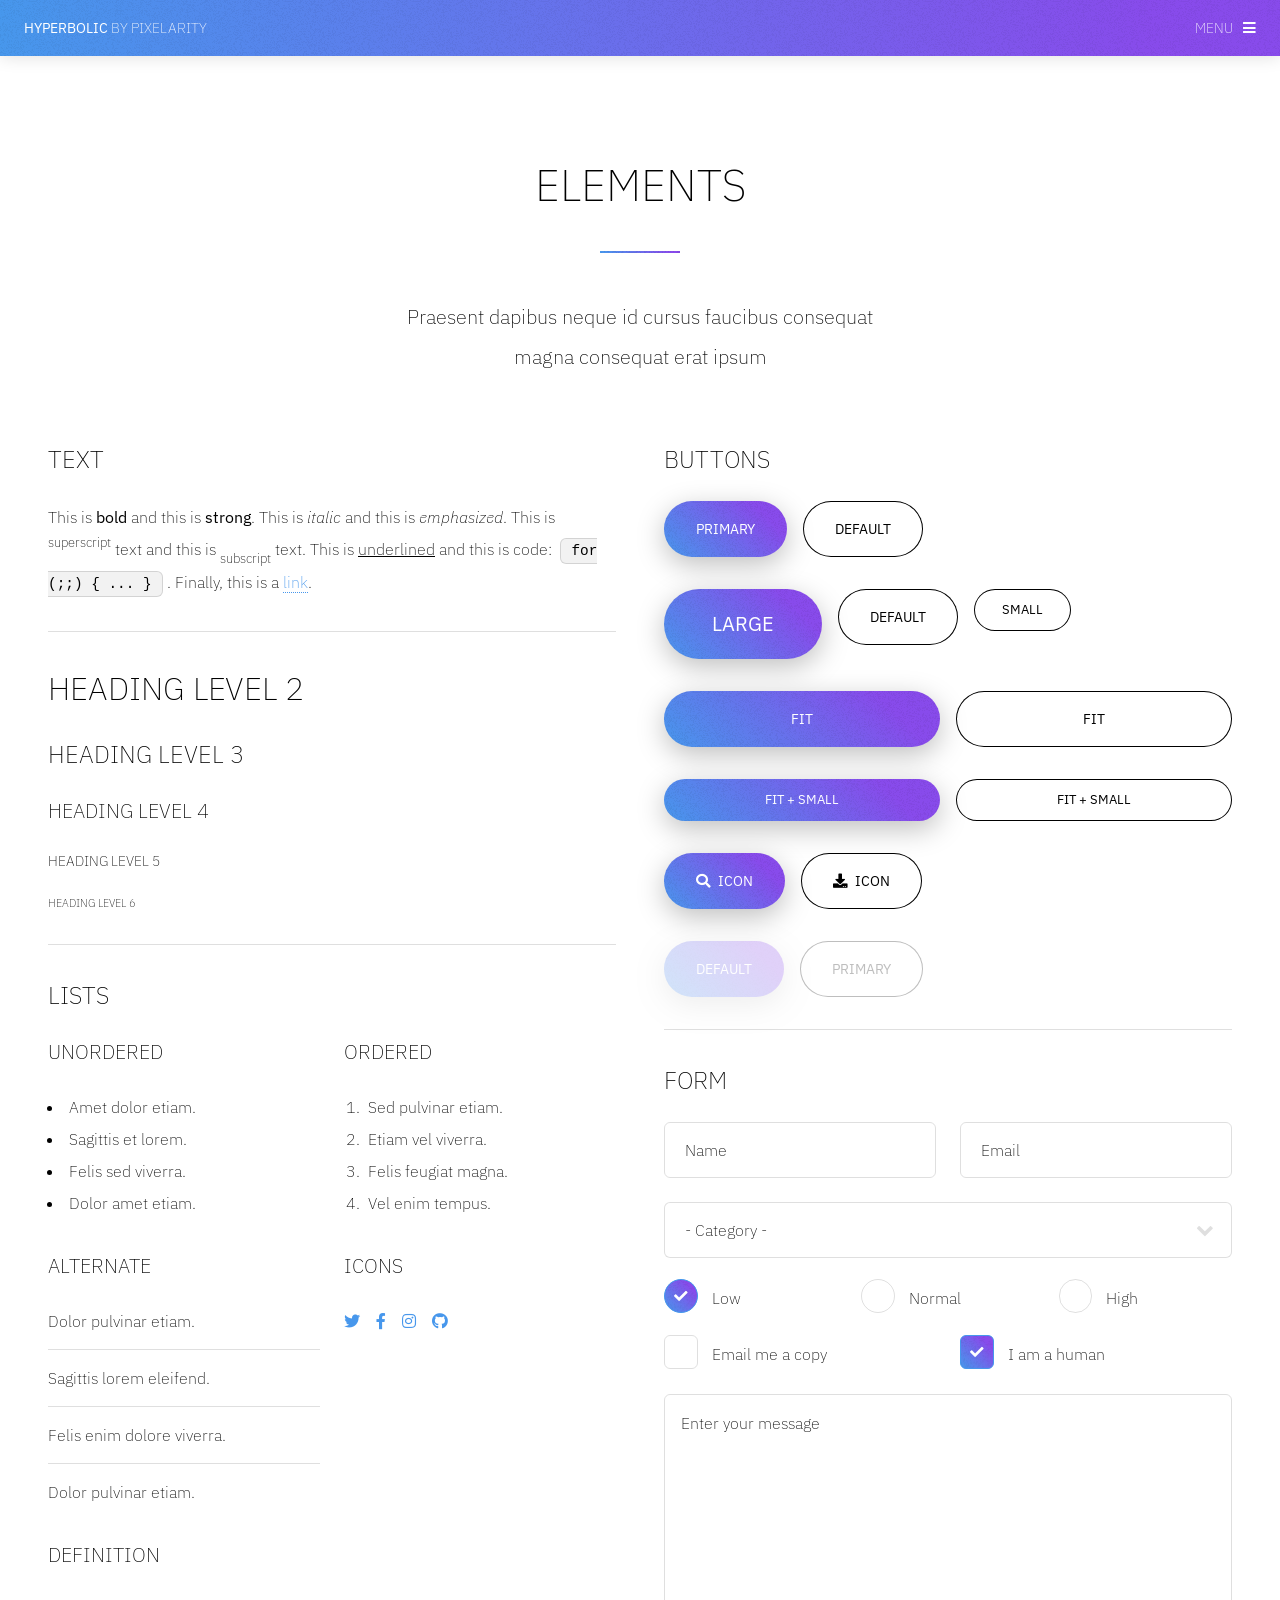
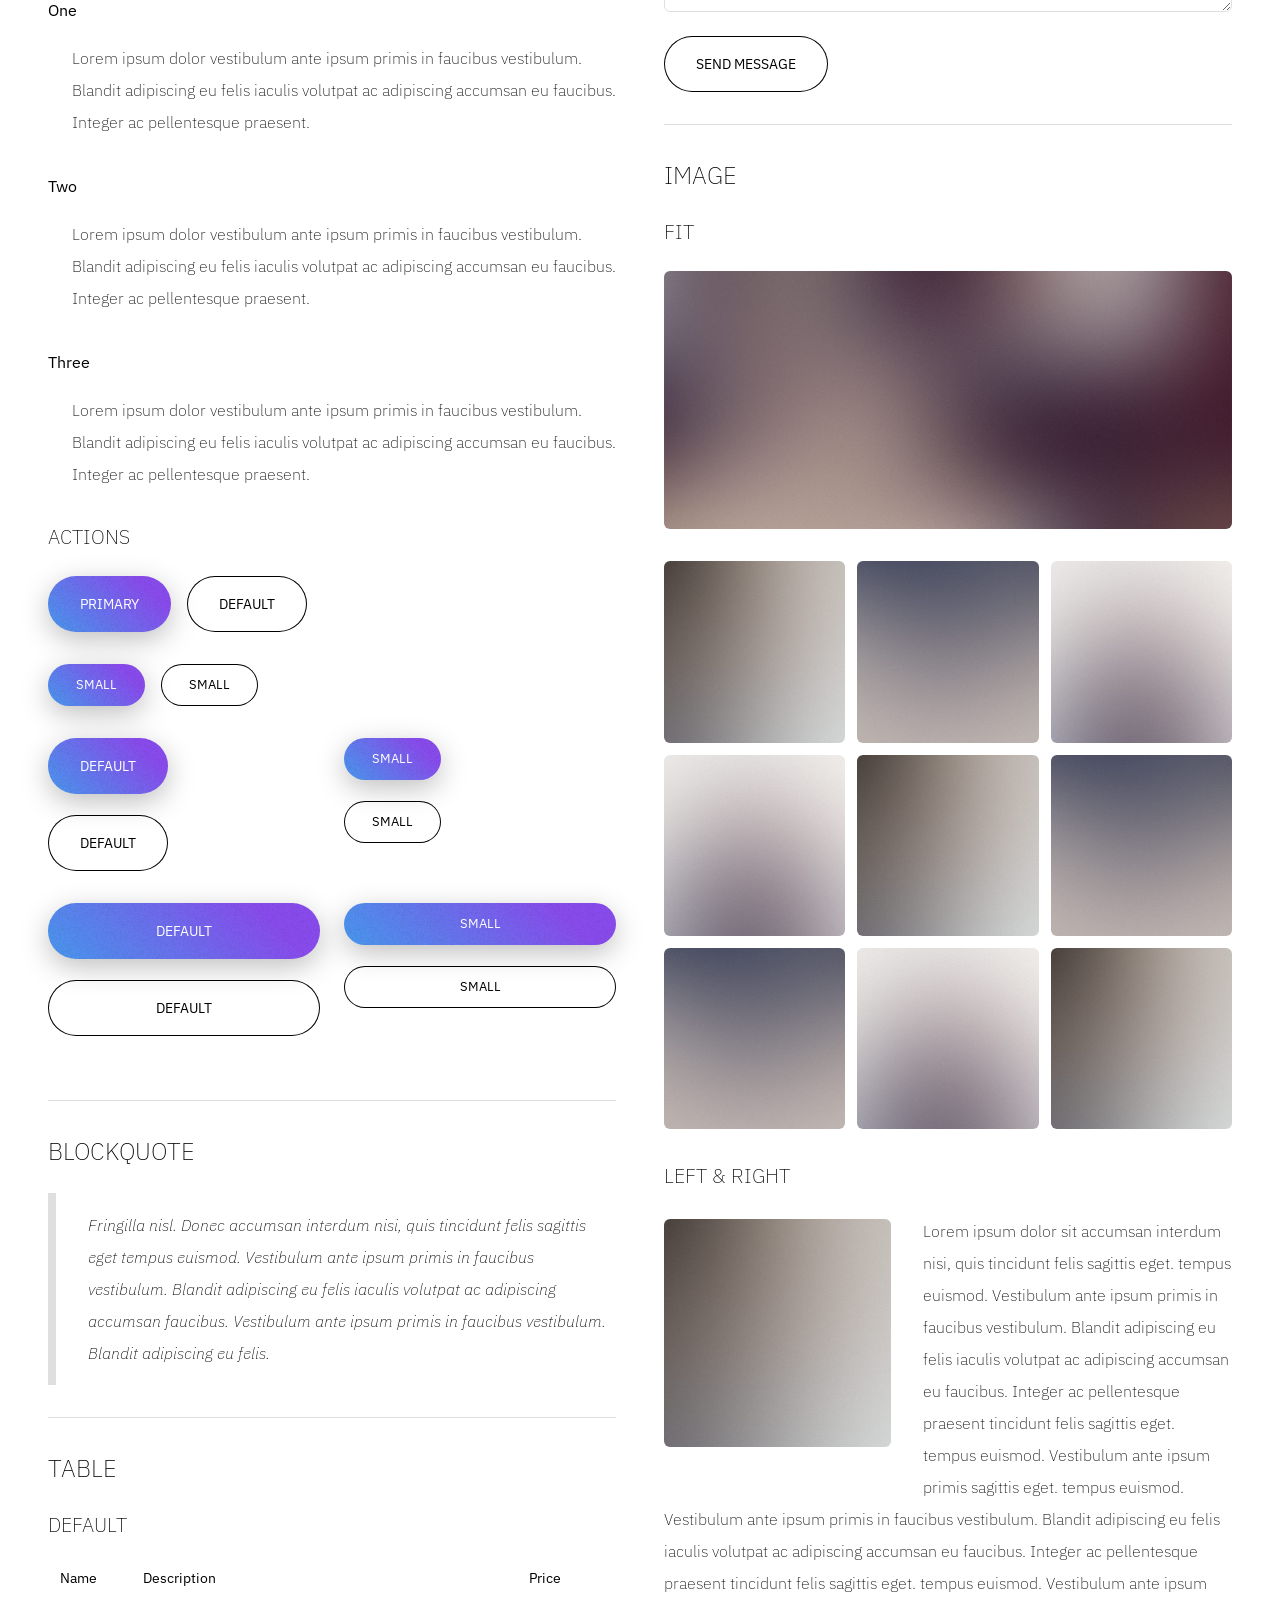
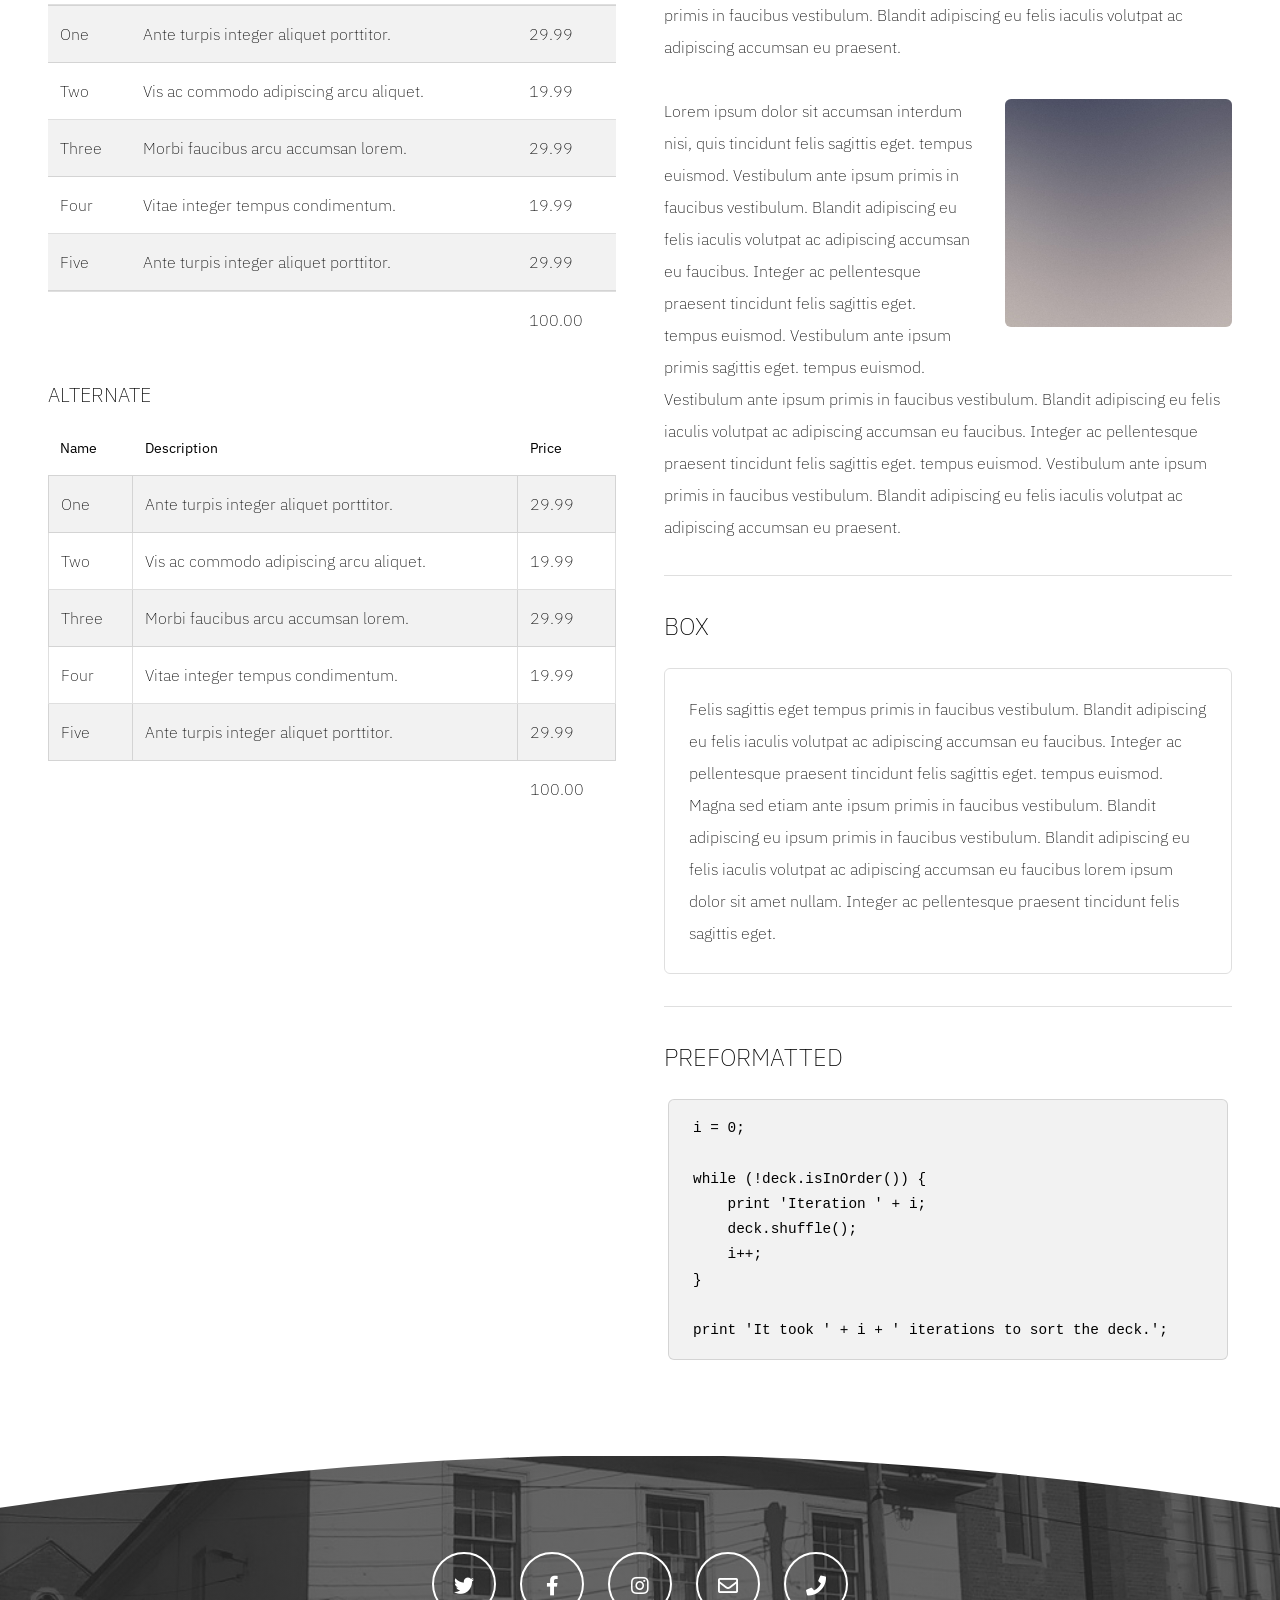
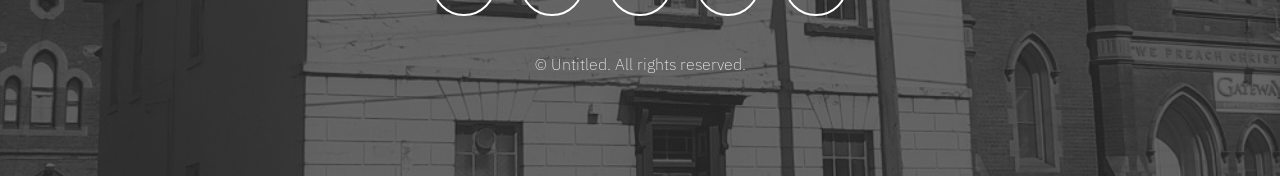
<file: elements.html>
<!DOCTYPE HTML>
<!--
	Hyperbolic by Pixelarity
	pixelarity.com | hello@pixelarity.com
	License: pixelarity.com/license
-->
<html>
	<head>
		<title>Untitled</title>
		<meta charset="utf-8" />
		<meta name="viewport" content="width=device-width, initial-scale=1, user-scalable=no" />
		<meta name="description" content="" />
		<meta name="keywords" content="" />
		<link rel="stylesheet" href="assets/css/main.css" />
	</head>
	<body class="is-preload">

		<!-- Wrapper -->
			<div id="wrapper">

				<!-- Header -->
					<section id="header">

						<!-- Logo -->
							<a href="index.html" class="logo"><strong>Hyperbolic</strong> by Pixelarity</a>

						<!-- Nav -->
							<nav id="nav">
								<ul>
									<li><a href="index.html">Home</a></li>
									<li>
										<a href="#" class="icon solid fa-angle-down">Dropdown</a>
										<ul>
											<li><a href="#">Option One</a></li>
											<li><a href="#">Option Two</a></li>
											<li><a href="#">Option Three</a></li>
											<li>
												<a href="#">Submenu</a>
												<ul>
													<li><a href="#">Option One</a></li>
													<li><a href="#">Option Two</a></li>
													<li><a href="#">Option Three</a></li>
													<li><a href="#">Option Four</a></li>
												</ul>
											</li>
										</ul>
									</li>
									<li><a href="generic.html">Generic</a></li>
									<li class="current"><a href="elements.html">Elements</a></li>
								</ul>
							</nav>

					</section>

				<!-- Section -->
					<section class="wrapper style1">
						<div class="inner">
							<header class="major special">
								<h1>Elements</h1>
								<p>Praesent dapibus neque id cursus faucibus consequat<br />
								magna consequat erat ipsum</p>
							</header>

							<div class="row gtr-200">
								<div class="col-6 col-12-medium">

									<!-- Text stuff -->
										<h3>Text</h3>
										<p>This is <b>bold</b> and this is <strong>strong</strong>. This is <i>italic</i> and this is <em>emphasized</em>.
										This is <sup>superscript</sup> text and this is <sub>subscript</sub> text.
										This is <u>underlined</u> and this is code: <code>for (;;) { ... }</code>.
										Finally, this is a <a href="#">link</a>.</p>
										<hr />
										<h2>Heading Level 2</h2>
										<h3>Heading Level 3</h3>
										<h4>Heading Level 4</h4>
										<h5>Heading Level 5</h5>
										<h6>Heading Level 6</h6>

										<hr />

									<!-- Lists -->
										<h3>Lists</h3>
										<div class="row">
											<div class="col-6 col-12-small">

												<h4>Unordered</h4>
												<ul>
													<li>Amet dolor etiam.</li>
													<li>Sagittis et lorem.</li>
													<li>Felis sed viverra.</li>
													<li>Dolor amet etiam.</li>
												</ul>

												<h4>Alternate</h4>
												<ul class="alt">
													<li>Dolor pulvinar etiam.</li>
													<li>Sagittis lorem eleifend.</li>
													<li>Felis enim dolore viverra.</li>
													<li>Dolor pulvinar etiam.</li>
												</ul>

											</div>
											<div class="col-6 col-12-small">

												<h4>Ordered</h4>
												<ol>
													<li>Sed pulvinar etiam.</li>
													<li>Etiam vel viverra.</li>
													<li>Felis feugiat magna.</li>
													<li>Vel enim tempus.</li>
												</ol>

												<h4>Icons</h4>
												<ul class="icons">
													<li><a href="#" class="icon brands fa-twitter"><span class="label">Twitter</span></a></li>
													<li><a href="#" class="icon brands fa-facebook-f"><span class="label">Facebook</span></a></li>
													<li><a href="#" class="icon brands fa-instagram"><span class="label">Instagram</span></a></li>
													<li><a href="#" class="icon brands fa-github"><span class="label">Github</span></a></li>
												</ul>

											</div>
										</div>
										<h4>Definition</h4>
										<dl>
											<dt>One</dt>
											<dd>
												<p>Lorem ipsum dolor vestibulum ante ipsum primis in faucibus vestibulum. Blandit adipiscing eu felis iaculis volutpat ac adipiscing accumsan eu faucibus. Integer ac pellentesque praesent.</p>
											</dd>
											<dt>Two</dt>
											<dd>
												<p>Lorem ipsum dolor vestibulum ante ipsum primis in faucibus vestibulum. Blandit adipiscing eu felis iaculis volutpat ac adipiscing accumsan eu faucibus. Integer ac pellentesque praesent.</p>
											</dd>
											<dt>Three</dt>
											<dd>
												<p>Lorem ipsum dolor vestibulum ante ipsum primis in faucibus vestibulum. Blandit adipiscing eu felis iaculis volutpat ac adipiscing accumsan eu faucibus. Integer ac pellentesque praesent.</p>
											</dd>
										</dl>

										<h4>Actions</h4>
										<ul class="actions">
											<li><a href="#" class="button primary">Primary</a></li>
											<li><a href="#" class="button">Default</a></li>
										</ul>
										<ul class="actions small">
											<li><a href="#" class="button primary small">Small</a></li>
											<li><a href="#" class="button small">Small</a></li>
										</ul>
										<div class="row">
											<div class="col-6 col-12-small">
												<ul class="actions stacked">
													<li><a href="#" class="button primary">Default</a></li>
													<li><a href="#" class="button">Default</a></li>
												</ul>
											</div>
											<div class="col-6 col-12-small">
												<ul class="actions stacked">
													<li><a href="#" class="button primary small">Small</a></li>
													<li><a href="#" class="button small">Small</a></li>
												</ul>
											</div>
										</div>
										<div class="row">
											<div class="col-6 col-12-small">
												<ul class="actions stacked">
													<li><a href="#" class="button primary fit">Default</a></li>
													<li><a href="#" class="button fit">Default</a></li>
												</ul>
											</div>
											<div class="col-6 col-12-small">
												<ul class="actions stacked">
													<li><a href="#" class="button primary small fit">Small</a></li>
													<li><a href="#" class="button small fit">Small</a></li>
												</ul>
											</div>
										</div>

										<hr />

									<!-- Blockquote -->
										<h3>Blockquote</h3>
										<blockquote>Fringilla nisl. Donec accumsan interdum nisi, quis tincidunt felis sagittis eget tempus euismod. Vestibulum ante ipsum primis in faucibus vestibulum. Blandit adipiscing eu felis iaculis volutpat ac adipiscing accumsan faucibus. Vestibulum ante ipsum primis in faucibus vestibulum. Blandit adipiscing eu felis.</blockquote>

										<hr />

									<!-- Table -->
										<h3>Table</h3>

										<h4>Default</h4>
										<div class="table-wrapper">
											<table>
												<thead>
													<tr>
														<th>Name</th>
														<th>Description</th>
														<th>Price</th>
													</tr>
												</thead>
												<tbody>
													<tr>
														<td>One</td>
														<td>Ante turpis integer aliquet porttitor.</td>
														<td>29.99</td>
													</tr>
													<tr>
														<td>Two</td>
														<td>Vis ac commodo adipiscing arcu aliquet.</td>
														<td>19.99</td>
													</tr>
													<tr>
														<td>Three</td>
														<td> Morbi faucibus arcu accumsan lorem.</td>
														<td>29.99</td>
													</tr>
													<tr>
														<td>Four</td>
														<td>Vitae integer tempus condimentum.</td>
														<td>19.99</td>
													</tr>
													<tr>
														<td>Five</td>
														<td>Ante turpis integer aliquet porttitor.</td>
														<td>29.99</td>
													</tr>
												</tbody>
												<tfoot>
													<tr>
														<td colspan="2"></td>
														<td>100.00</td>
													</tr>
												</tfoot>
											</table>
										</div>

										<h4>Alternate</h4>
										<div class="table-wrapper">
											<table class="alt">
												<thead>
													<tr>
														<th>Name</th>
														<th>Description</th>
														<th>Price</th>
													</tr>
												</thead>
												<tbody>
													<tr>
														<td>One</td>
														<td>Ante turpis integer aliquet porttitor.</td>
														<td>29.99</td>
													</tr>
													<tr>
														<td>Two</td>
														<td>Vis ac commodo adipiscing arcu aliquet.</td>
														<td>19.99</td>
													</tr>
													<tr>
														<td>Three</td>
														<td>Morbi faucibus arcu accumsan lorem.</td>
														<td>29.99</td>
													</tr>
													<tr>
														<td>Four</td>
														<td>Vitae integer tempus condimentum.</td>
														<td>19.99</td>
													</tr>
													<tr>
														<td>Five</td>
														<td>Ante turpis integer aliquet porttitor.</td>
														<td>29.99</td>
													</tr>
												</tbody>
												<tfoot>
													<tr>
														<td colspan="2"></td>
														<td>100.00</td>
													</tr>
												</tfoot>
											</table>
										</div>

								</div>
								<div class="col-6 col-12-medium">

									<!-- Buttons -->
										<h3>Buttons</h3>
										<ul class="actions">
											<li><a href="#" class="button primary">Primary</a></li>
											<li><a href="#" class="button">Default</a></li>
										</ul>
										<ul class="actions">
											<li><a href="#" class="button primary large">Large</a></li>
											<li><a href="#" class="button">Default</a></li>
											<li><a href="#" class="button small">Small</a></li>
										</ul>
										<ul class="actions fit">
											<li><a href="#" class="button primary fit">Fit</a></li>
											<li><a href="#" class="button fit">Fit</a></li>
										</ul>
										<ul class="actions fit small">
											<li><a href="#" class="button primary fit small">Fit + Small</a></li>
											<li><a href="#" class="button fit small">Fit + Small</a></li>
										</ul>
										<ul class="actions">
											<li><a href="#" class="button primary icon solid fa-search">Icon</a></li>
											<li><a href="#" class="button icon solid fa-download">Icon</a></li>
										</ul>
										<ul class="actions">
											<li><span class="button primary disabled">Default</span></li>
											<li><span class="button disabled">Primary</span></li>
										</ul>

										<hr />

									<!-- Form -->
										<h3>Form</h3>

										<form method="post" action="#" class="alt">
											<div class="row gtr-uniform">
												<div class="col-6 col-12-xsmall">
													<input type="text" name="demo-name" id="demo-name" value="" placeholder="Name" />
												</div>
												<div class="col-6 col-12-xsmall">
													<input type="email" name="demo-email" id="demo-email" value="" placeholder="Email" />
												</div>
												<!-- Break -->
												<div class="col-12">
													<select name="demo-category" id="demo-category">
														<option value="">- Category -</option>
														<option value="1">Manufacturing</option>
														<option value="1">Shipping</option>
														<option value="1">Administration</option>
														<option value="1">Human Resources</option>
													</select>
												</div>
												<!-- Break -->
												<div class="col-4 col-12-small">
													<input type="radio" id="demo-priority-low" name="demo-priority" checked>
													<label for="demo-priority-low">Low</label>
												</div>
												<div class="col-4 col-12-small">
													<input type="radio" id="demo-priority-normal" name="demo-priority">
													<label for="demo-priority-normal">Normal</label>
												</div>
												<div class="col-4 col-12-small">
													<input type="radio" id="demo-priority-high" name="demo-priority">
													<label for="demo-priority-high">High</label>
												</div>
												<!-- Break -->
												<div class="col-6 col-12-small">
													<input type="checkbox" id="demo-copy" name="demo-copy">
													<label for="demo-copy">Email me a copy</label>
												</div>
												<div class="col-6 col-12-small">
													<input type="checkbox" id="demo-human" name="demo-human" checked>
													<label for="demo-human">I am a human</label>
												</div>
												<!-- Break -->
												<div class="col-12">
													<textarea name="demo-message" id="demo-message" placeholder="Enter your message" rows="6"></textarea>
												</div>
												<!-- Break -->
												<div class="col-12">
													<ul class="actions">
														<li><input type="submit" value="Send Message" /></li>
													</ul>
												</div>
											</div>
										</form>

										<hr />

									<!-- Image -->
										<h3>Image</h3>

										<h4>Fit</h4>
										<span class="image fit"><img src="images/pic04.jpg" alt="" /></span>
										<div class="box alt">
											<div class="row gtr-50 gtr-uniform">
												<div class="col-4"><span class="image fit"><img src="images/pic01.jpg" alt="" /></span></div>
												<div class="col-4"><span class="image fit"><img src="images/pic02.jpg" alt="" /></span></div>
												<div class="col-4"><span class="image fit"><img src="images/pic03.jpg" alt="" /></span></div>
												<!-- Break -->
												<div class="col-4"><span class="image fit"><img src="images/pic03.jpg" alt="" /></span></div>
												<div class="col-4"><span class="image fit"><img src="images/pic01.jpg" alt="" /></span></div>
												<div class="col-4"><span class="image fit"><img src="images/pic02.jpg" alt="" /></span></div>
												<!-- Break -->
												<div class="col-4"><span class="image fit"><img src="images/pic02.jpg" alt="" /></span></div>
												<div class="col-4"><span class="image fit"><img src="images/pic03.jpg" alt="" /></span></div>
												<div class="col-4"><span class="image fit"><img src="images/pic01.jpg" alt="" /></span></div>
											</div>
										</div>

										<h4>Left &amp; Right</h4>
										<p><span class="image left"><img src="images/pic01.jpg" alt="" /></span>Lorem ipsum dolor sit accumsan interdum nisi, quis tincidunt felis sagittis eget. tempus euismod. Vestibulum ante ipsum primis in faucibus vestibulum. Blandit adipiscing eu felis iaculis volutpat ac adipiscing accumsan eu faucibus. Integer ac pellentesque praesent tincidunt felis sagittis eget. tempus euismod. Vestibulum ante ipsum primis sagittis eget. tempus euismod. Vestibulum ante ipsum primis in faucibus vestibulum. Blandit adipiscing eu felis iaculis volutpat ac adipiscing accumsan eu faucibus. Integer ac pellentesque praesent tincidunt felis sagittis eget. tempus euismod. Vestibulum ante ipsum primis in faucibus vestibulum. Blandit adipiscing eu felis iaculis volutpat ac adipiscing accumsan eu praesent.</p>
										<p><span class="image right"><img src="images/pic02.jpg" alt="" /></span>Lorem ipsum dolor sit accumsan interdum nisi, quis tincidunt felis sagittis eget. tempus euismod. Vestibulum ante ipsum primis in faucibus vestibulum. Blandit adipiscing eu felis iaculis volutpat ac adipiscing accumsan eu faucibus. Integer ac pellentesque praesent tincidunt felis sagittis eget. tempus euismod. Vestibulum ante ipsum primis sagittis eget. tempus euismod. Vestibulum ante ipsum primis in faucibus vestibulum. Blandit adipiscing eu felis iaculis volutpat ac adipiscing accumsan eu faucibus. Integer ac pellentesque praesent tincidunt felis sagittis eget. tempus euismod. Vestibulum ante ipsum primis in faucibus vestibulum. Blandit adipiscing eu felis iaculis volutpat ac adipiscing accumsan eu praesent.</p>

										<hr />

									<!-- Box -->
										<h3>Box</h3>
										<div class="box">
											<p>Felis sagittis eget tempus primis in faucibus vestibulum. Blandit adipiscing eu felis iaculis volutpat ac adipiscing accumsan eu faucibus. Integer ac pellentesque praesent tincidunt felis sagittis eget. tempus euismod. Magna sed etiam ante ipsum primis in faucibus vestibulum. Blandit adipiscing eu ipsum primis in faucibus vestibulum. Blandit adipiscing eu felis iaculis volutpat ac adipiscing accumsan eu faucibus lorem ipsum dolor sit amet nullam. Integer ac pellentesque praesent tincidunt felis sagittis eget.</p>
										</div>

										<hr />

									<!-- Preformatted Code -->
										<h3>Preformatted</h3>
										<pre><code>i = 0;

while (!deck.isInOrder()) {
    print 'Iteration ' + i;
    deck.shuffle();
    i++;
}

print 'It took ' + i + ' iterations to sort the deck.';
</code></pre>
								</div>
							</div>

						</div>
					</section>

				<!-- Footer -->
					<section id="footer">
						<ul class="icons">
							<li><a href="#" class="icon alt brands fa-twitter"><span class="label">Twitter</span></a></li>
							<li><a href="#" class="icon alt brands fa-facebook-f"><span class="label">Facebook</span></a></li>
							<li><a href="#" class="icon alt brands fa-instagram"><span class="label">Instagram</span></a></li>
							<li><a href="#" class="icon alt fa-envelope"><span class="label">Email</span></a></li>
							<li><a href="#" class="icon alt solid fa-phone"><span class="label">Phone</span></a></li>
						</ul>
						<p class="copyright">
							&copy; Untitled. All rights reserved.
						</p>
					</section>

			</div>

		<!-- Scripts -->
			<script src="assets/js/jquery.min.js"></script>
			<script src="assets/js/jquery.dropotron.min.js"></script>
			<script src="assets/js/jquery.scrollex.min.js"></script>
			<script src="assets/js/jquery.scrolly.min.js"></script>
			<script src="assets/js/browser.min.js"></script>
			<script src="assets/js/breakpoints.min.js"></script>
			<script src="assets/js/util.js"></script>
			<script src="assets/js/main.js"></script>

	</body>
</html>
</file>
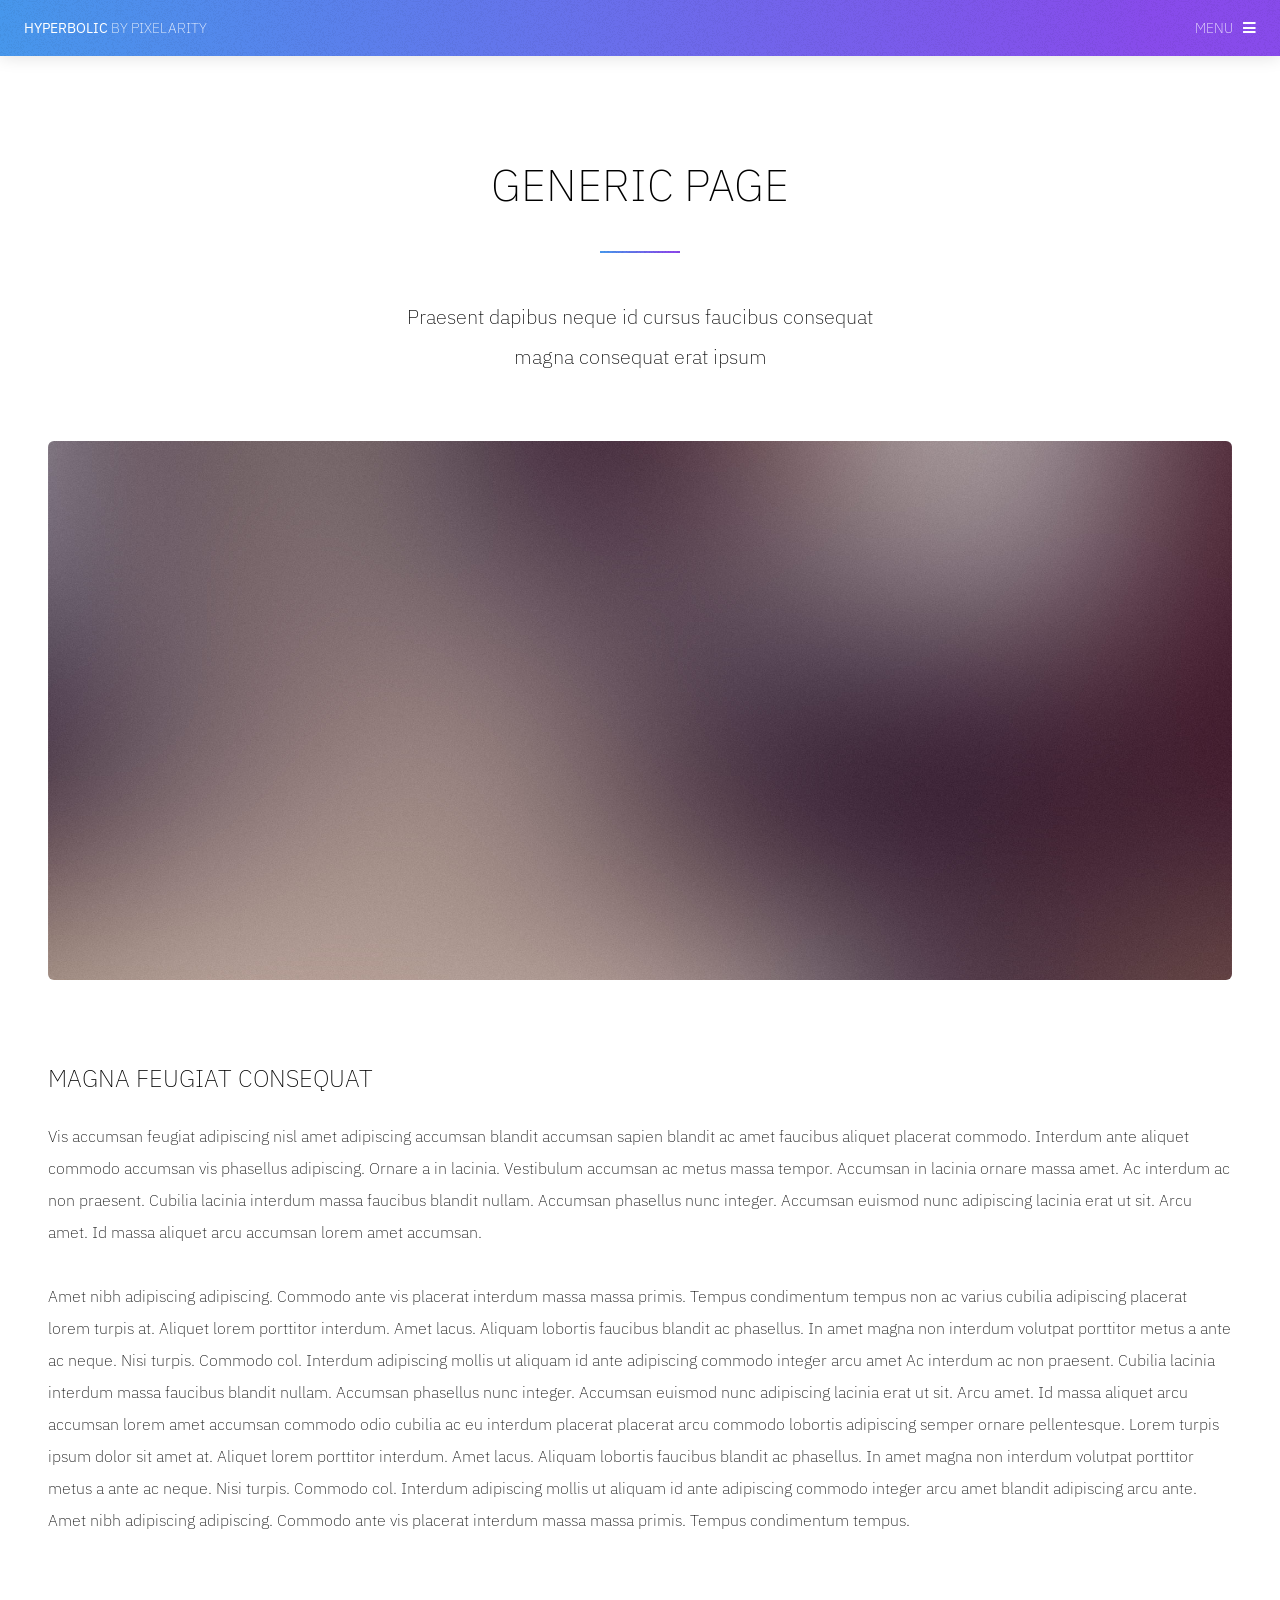
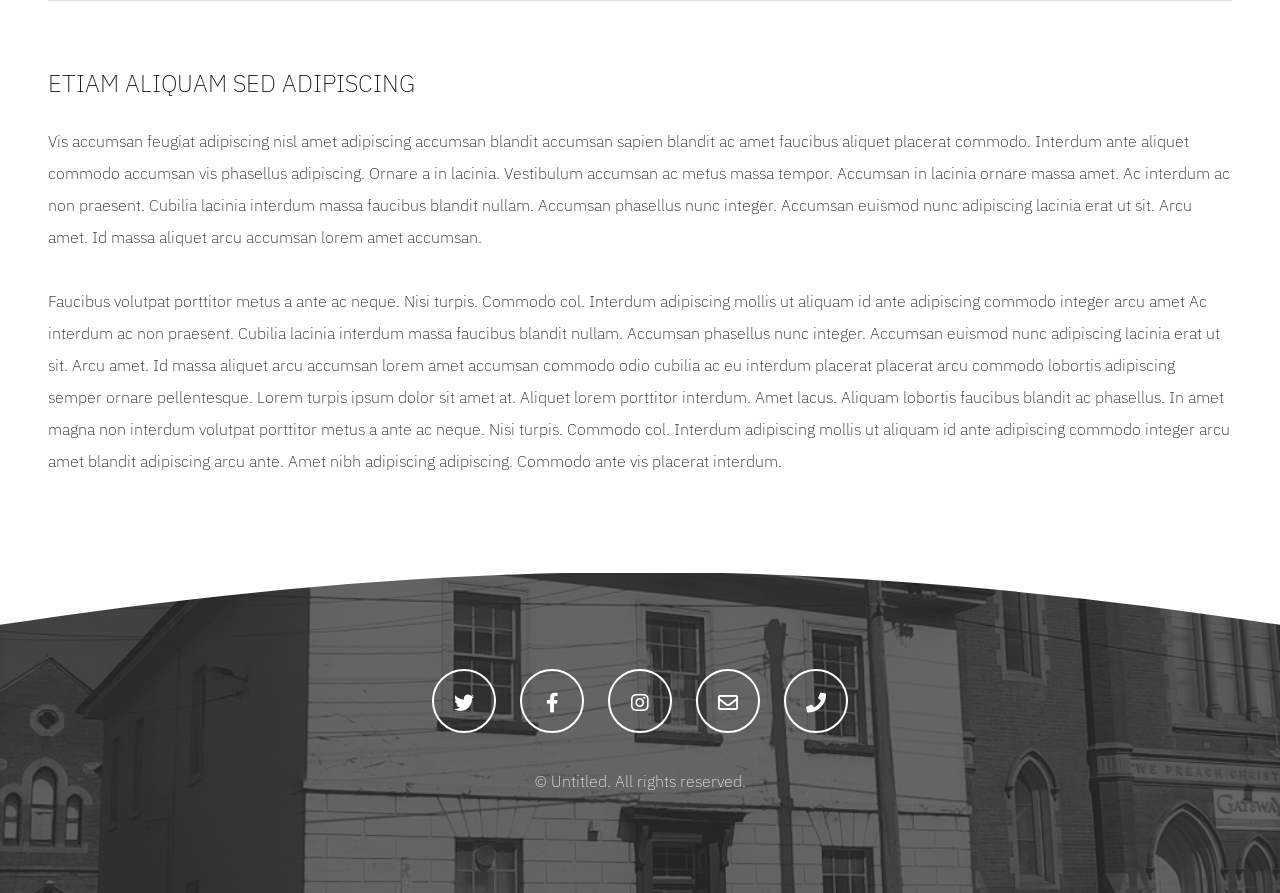
<file: generic.html>
<!DOCTYPE HTML>
<!--
	Hyperbolic by Pixelarity
	pixelarity.com | hello@pixelarity.com
	License: pixelarity.com/license
-->
<html>
	<head>
		<title>Untitled</title>
		<meta charset="utf-8" />
		<meta name="viewport" content="width=device-width, initial-scale=1, user-scalable=no" />
		<meta name="description" content="" />
		<meta name="keywords" content="" />
		<link rel="stylesheet" href="assets/css/main.css" />
	</head>
	<body class="is-preload">

		<!-- Wrapper -->
			<div id="wrapper">

				<!-- Header -->
					<section id="header">

						<!-- Logo -->
							<a href="index.html" class="logo"><strong>Hyperbolic</strong> by Pixelarity</a>

						<!-- Nav -->
							<nav id="nav">
								<ul>
									<li><a href="index.html">Home</a></li>
									<li>
										<a href="#" class="icon solid fa-angle-down">Dropdown</a>
										<ul>
											<li><a href="#">Option One</a></li>
											<li><a href="#">Option Two</a></li>
											<li><a href="#">Option Three</a></li>
											<li>
												<a href="#">Submenu</a>
												<ul>
													<li><a href="#">Option One</a></li>
													<li><a href="#">Option Two</a></li>
													<li><a href="#">Option Three</a></li>
													<li><a href="#">Option Four</a></li>
												</ul>
											</li>
										</ul>
									</li>
									<li class="current"><a href="generic.html">Generic</a></li>
									<li><a href="elements.html">Elements</a></li>
								</ul>
							</nav>

					</section>

				<!-- Section -->
					<section class="wrapper style1">
						<div class="inner">
							<header class="major special">
								<h1>Generic Page</h1>
								<p>Praesent dapibus neque id cursus faucibus consequat<br />
								magna consequat erat ipsum</p>
							</header>
							<div class="image main"><img src="images/pic04.jpg" alt="" /></div>
							<h3>Magna feugiat consequat</h3>
							<p>Vis accumsan feugiat adipiscing nisl amet adipiscing accumsan blandit accumsan sapien blandit ac amet faucibus aliquet placerat commodo. Interdum ante aliquet commodo accumsan vis phasellus adipiscing. Ornare a in lacinia. Vestibulum accumsan ac metus massa tempor. Accumsan in lacinia ornare massa amet. Ac interdum ac non praesent. Cubilia lacinia interdum massa faucibus blandit nullam. Accumsan phasellus nunc integer. Accumsan euismod nunc adipiscing lacinia erat ut sit. Arcu amet. Id massa aliquet arcu accumsan lorem amet accumsan.</p>
							<p>Amet nibh adipiscing adipiscing. Commodo ante vis placerat interdum massa massa primis. Tempus condimentum tempus non ac varius cubilia adipiscing placerat lorem turpis at. Aliquet lorem porttitor interdum. Amet lacus. Aliquam lobortis faucibus blandit ac phasellus. In amet magna non interdum volutpat porttitor metus a ante ac neque. Nisi turpis. Commodo col. Interdum adipiscing mollis ut aliquam id ante adipiscing commodo integer arcu amet Ac interdum ac non praesent. Cubilia lacinia interdum massa faucibus blandit nullam. Accumsan phasellus nunc integer. Accumsan euismod nunc adipiscing lacinia erat ut sit. Arcu amet. Id massa aliquet arcu accumsan lorem amet accumsan commodo odio cubilia ac eu interdum placerat placerat arcu commodo lobortis adipiscing semper ornare pellentesque. Lorem turpis ipsum dolor sit amet at. Aliquet lorem porttitor interdum. Amet lacus. Aliquam lobortis faucibus blandit ac phasellus. In amet magna non interdum volutpat porttitor metus a ante ac neque. Nisi turpis. Commodo col. Interdum adipiscing mollis ut aliquam id ante adipiscing commodo integer arcu amet blandit adipiscing arcu ante. Amet nibh adipiscing adipiscing. Commodo ante vis placerat interdum massa massa primis. Tempus condimentum tempus.</p>
							<hr class="major" />
							<h3>Etiam aliquam sed adipiscing</h3>
							<p>Vis accumsan feugiat adipiscing nisl amet adipiscing accumsan blandit accumsan sapien blandit ac amet faucibus aliquet placerat commodo. Interdum ante aliquet commodo accumsan vis phasellus adipiscing. Ornare a in lacinia. Vestibulum accumsan ac metus massa tempor. Accumsan in lacinia ornare massa amet. Ac interdum ac non praesent. Cubilia lacinia interdum massa faucibus blandit nullam. Accumsan phasellus nunc integer. Accumsan euismod nunc adipiscing lacinia erat ut sit. Arcu amet. Id massa aliquet arcu accumsan lorem amet accumsan.</p>
							<p>Faucibus volutpat porttitor metus a ante ac neque. Nisi turpis. Commodo col. Interdum adipiscing mollis ut aliquam id ante adipiscing commodo integer arcu amet Ac interdum ac non praesent. Cubilia lacinia interdum massa faucibus blandit nullam. Accumsan phasellus nunc integer. Accumsan euismod nunc adipiscing lacinia erat ut sit. Arcu amet. Id massa aliquet arcu accumsan lorem amet accumsan commodo odio cubilia ac eu interdum placerat placerat arcu commodo lobortis adipiscing semper ornare pellentesque. Lorem turpis ipsum dolor sit amet at. Aliquet lorem porttitor interdum. Amet lacus. Aliquam lobortis faucibus blandit ac phasellus. In amet magna non interdum volutpat porttitor metus a ante ac neque. Nisi turpis. Commodo col. Interdum adipiscing mollis ut aliquam id ante adipiscing commodo integer arcu amet blandit adipiscing arcu ante. Amet nibh adipiscing adipiscing. Commodo ante vis placerat interdum.</p>
						</div>
					</section>

				<!-- Footer -->
					<section id="footer">
						<ul class="icons">
							<li><a href="#" class="icon alt brands fa-twitter"><span class="label">Twitter</span></a></li>
							<li><a href="#" class="icon alt brands fa-facebook-f"><span class="label">Facebook</span></a></li>
							<li><a href="#" class="icon alt brands fa-instagram"><span class="label">Instagram</span></a></li>
							<li><a href="#" class="icon alt fa-envelope"><span class="label">Email</span></a></li>
							<li><a href="#" class="icon alt solid fa-phone"><span class="label">Phone</span></a></li>
						</ul>
						<p class="copyright">
							&copy; Untitled. All rights reserved.
						</p>
					</section>

			</div>

		<!-- Scripts -->
			<script src="assets/js/jquery.min.js"></script>
			<script src="assets/js/jquery.dropotron.min.js"></script>
			<script src="assets/js/jquery.scrollex.min.js"></script>
			<script src="assets/js/jquery.scrolly.min.js"></script>
			<script src="assets/js/browser.min.js"></script>
			<script src="assets/js/breakpoints.min.js"></script>
			<script src="assets/js/util.js"></script>
			<script src="assets/js/main.js"></script>

	</body>
</html>
</file>
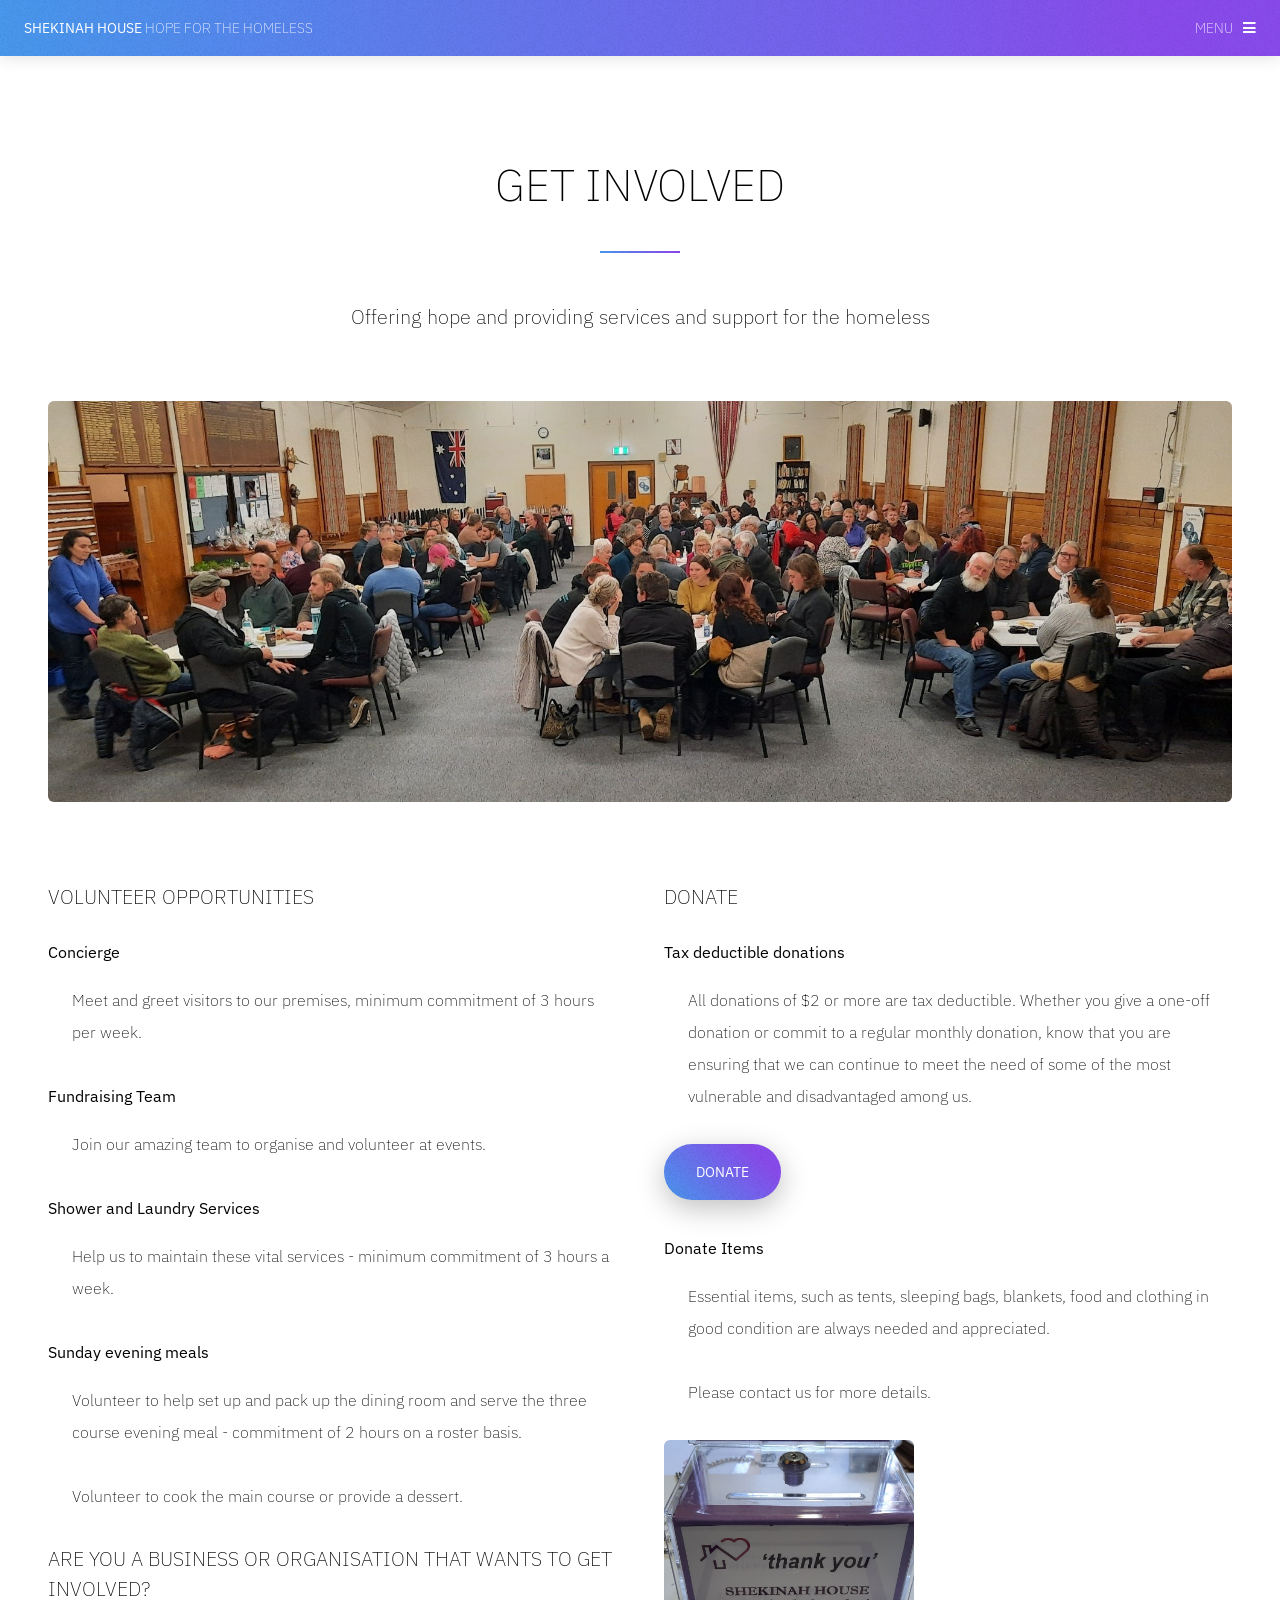
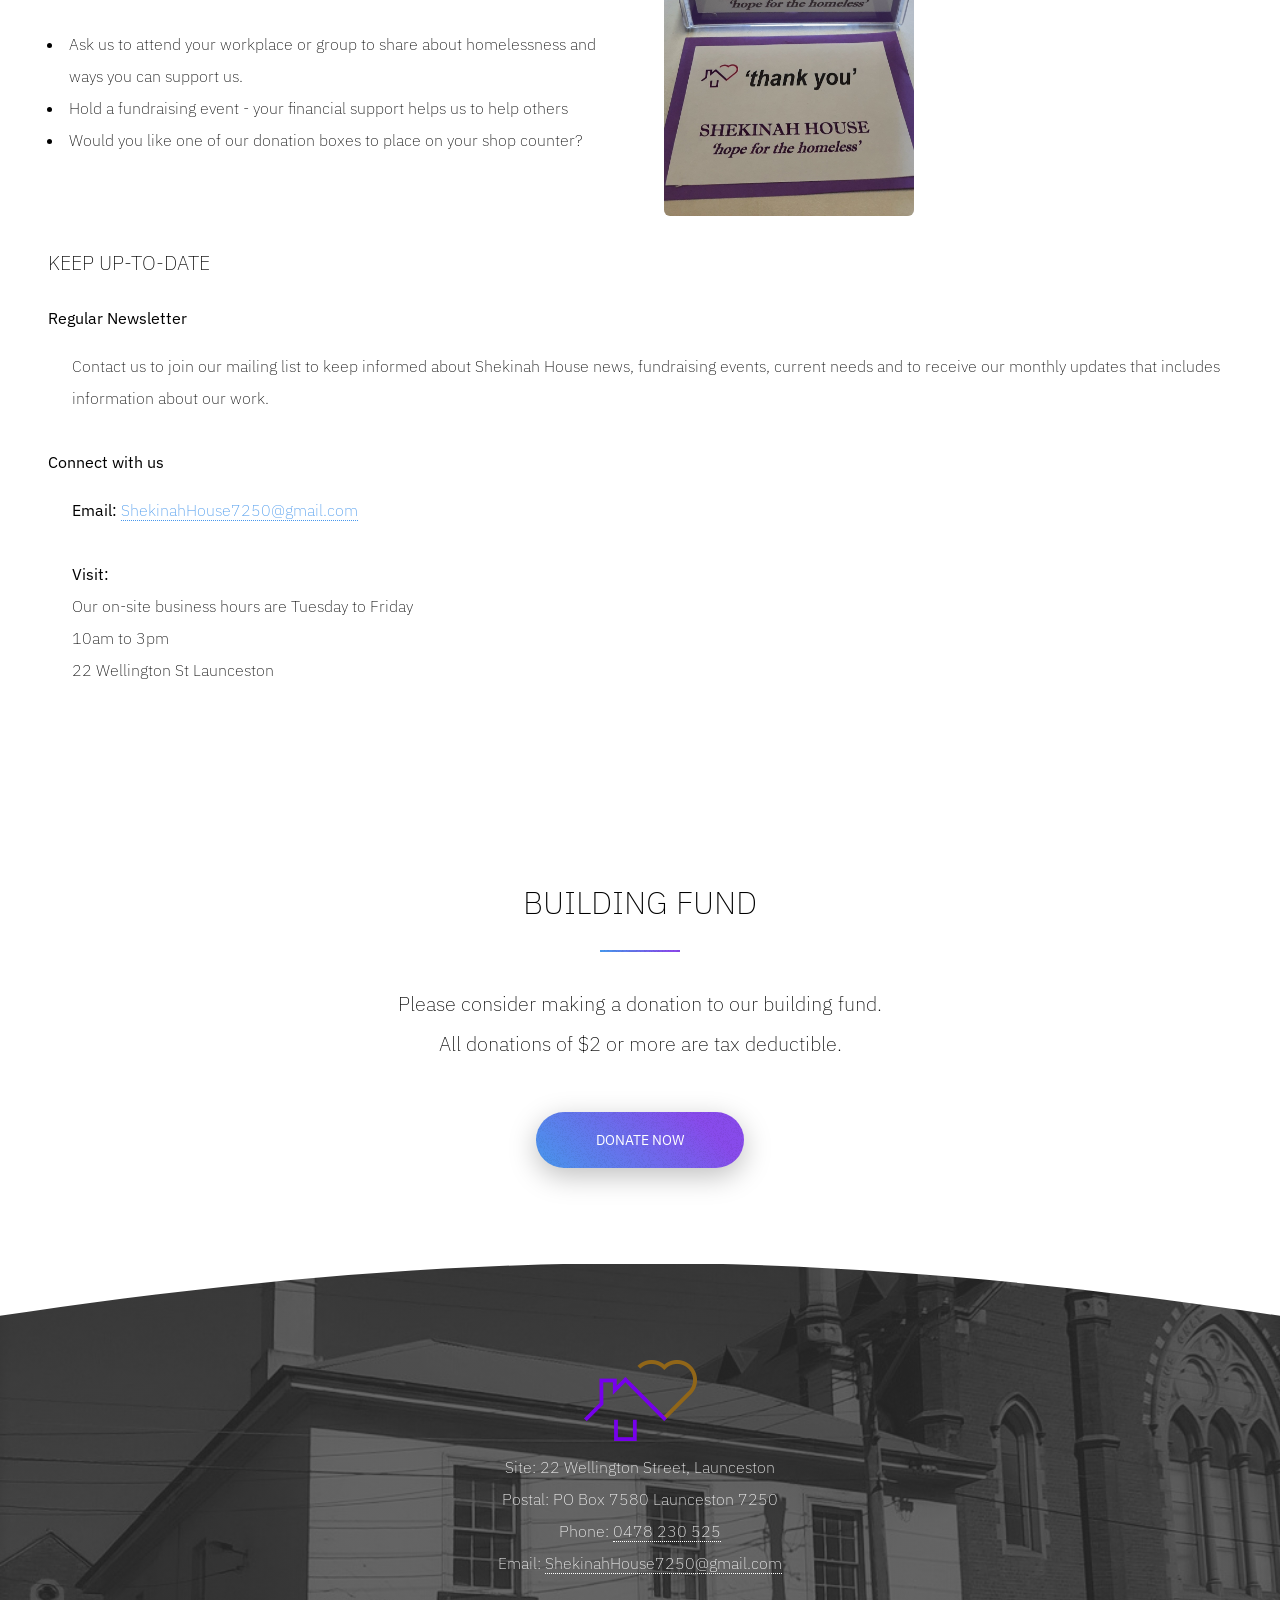
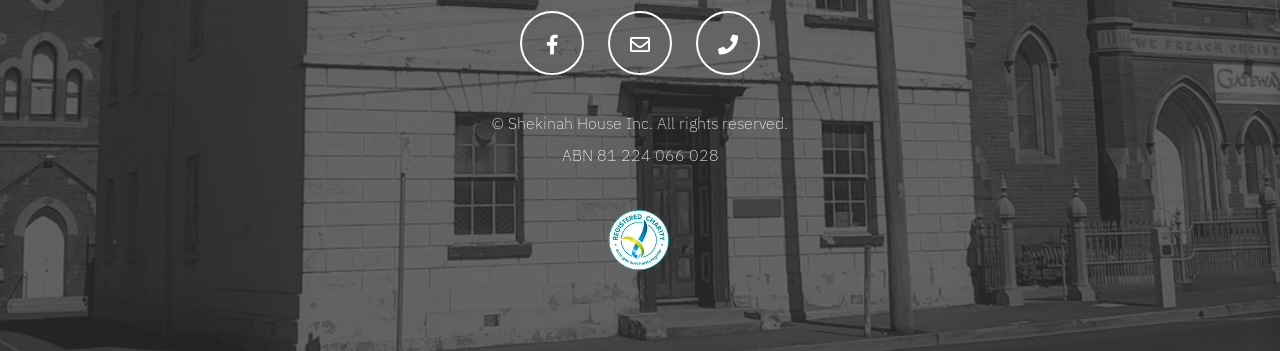
<file: getinvolved.html>
<!DOCTYPE HTML>
<!--
	Hyperbolic by Pixelarity
	pixelarity.com | hello@pixelarity.com
	License: pixelarity.com/license
-->
<html>
	<head>
		<title>Shekinah House</title>
		<meta charset="utf-8" />
		<meta name="viewport" content="width=device-width, initial-scale=1, user-scalable=no" />
		<meta name="description" content="" />
		<meta name="keywords" content="" />
		<link rel="stylesheet" href="assets/css/main.css" />
	</head>
	<body class="is-preload">

		<!-- Wrapper -->
			<div id="wrapper">

				<!-- Header -->
					<section id="header">

						<!-- Logo -->
							<a href="index.html" class="logo"><strong>Shekinah House</strong> Hope for the homeless</a>
						<!-- Nav -->
							<nav id="nav">
								<ul>
									<li><a href="index.html">Home</a></li>
									<li><a href="aboutus.html">About Us</a></li>
									<li><a href="our_story.html">Our Story</a></li>
									<li><a href="services.html">Services</a></li>
									<li class="current"><a href="getinvolved.html">Get Involved</a></li>
									<li><a href="workingtogether.html">Working Together</a></li>
									<li><a href="contact.html">Contact Us</a></li>
									<li><a href="buildingfund.html">Building Fund</a></li>
									<li><a href="donate.html">Donate</a></li>
								</ul>
							</nav>

					</section>

				<!-- Section -->
					<section class="wrapper style1">
						<div class="inner">
							<header class="major special">
								<h1>Get Involved</h1>
								<p>Offering hope and providing services and support for the homeless</p>
								<!-- <p>Praesent dapibus neque id cursus faucibus consequat<br />
								magna consequat erat ipsum</p> -->
							</header>
							<div class="image main"><img src="images/getinvolved.jpg" alt="" /></div>

							<div class="row gtr-200">
								<div class="col-6 col-12-medium">
							<h4>Volunteer Opportunities</h4>
							<dl>
								<dt>Concierge</ddt>
								<dd>
									<p>Meet and greet visitors to our premises, minimum commitment of 3 hours per week.</p>
								</dd>
								<dt>Fundraising Team</dt>
								<dd>
									<p>Join our amazing team to organise and volunteer at events.</p>
								</dd>
								<dt>Shower and Laundry Services</dt>
								<dd>
									<p>Help us to maintain these vital services - minimum commitment of 3 hours a week.</p>
								</dd>
								<dt>Sunday evening meals</dt>
								<dd>
									<p>Volunteer to help set up and pack up the dining room and serve the three course evening meal - commitment of 2 hours on a roster basis.</p>
									<p>Volunteer to cook the main course or provide a dessert.</p>
								</dd>
							</dl>
							<h4>Are you a business or organisation that wants to get involved?</h4>
							<ul>
									<li>Ask us to attend your workplace or group to share about homelessness and ways you can support us.</li>
									<li>Hold a fundraising event - your financial support helps us to help others</li>
									<li>Would you like one of our donation boxes to place on your shop counter?</li>
							</ul>
							</div>
								<div class="col-6 col-12-medium">
							<h4>Donate</h4>
							<dl>
								<dt>Tax deductible donations</dt>
								<dd>
									<p>All donations of $2 or more are tax deductible.
									Whether you give a one-off donation or commit to a regular monthly donation, know that you are ensuring that we can continue to meet the need of some of the most vulnerable and disadvantaged among us.
									</p>
								</dd>
							</dl>	
							<ul class="actions">
								<li><a href="donate.html" class="button primary">Donate</a></li>
							</ul>
							<dl>
								<dt>Donate Items</dt>
								<dd>
									<p>Essential items, such as tents, sleeping bags, blankets, food and clothing in good condition are always needed and appreciated.</br></br>
									Please contact us for more details.
								</p>
								</dd>
								<span class="image fit">
									<img src="./images/donation_box.jpg"  style="max-width: 250px;" alt="">
								</span>
							</dl>
							
							</div>
							</div>
							<h4>Keep up-to-date</h4>
							<dl>
								<dt>Regular Newsletter</dt>
								<dd>
									<p>Contact us to join our mailing list to keep informed about Shekinah House news, fundraising events, current needs and to receive our monthly updates that includes information about our work.</p>
								</dd>
								<dt>Connect with us</dt>
								<dd>
									<p><strong>Email:</strong> <a href="mailto:ShekinahHouse7250@gmail.com">ShekinahHouse7250@gmail.com</a></p>
									<p><strong>Visit:</strong></br> Our on-site business hours are Tuesday to Friday </br>10am to 3pm </br>22 Wellington St Launceston
 </p>
								</dd>
							</dl>
						</div>
					</section>
					<section class="wrapper style1">
						<div class="inner">
							<header class="major special alt">
								<h2>Building Fund</h2>
								<p>Please consider making a donation to our building fund.</br>
									All donations of $2 or more are tax deductible.
								</p>
								<!-- <p>Praesent dapibus neque id cursus faucibus consequat<br />
								magna consequat erat ipsum lorem</p> -->
							</header>
							<ul class="actions special">
								<li><a href="buildingfund.html" class="button primary wide">Donate Now</a></li>
							</ul>
						</div>
					</section>

				<!-- Footer -->
					<section id="footer">
						<img src="./images/LogoLowRes.png" alt="">
						<p>
							Site: 22 Wellington Street, Launceston </br>
							Postal: PO Box 7580 Launceston 7250	</br>
							Phone: 	<a href="tel:+610478230525">0478 230 525</a> </br>
							Email: <a href="mailto:ShekinahHouse7250@gmail.com">ShekinahHouse7250@gmail.com</a> </br>
						</p>
						<ul class="icons">
							<!-- <li><a href="#" class="icon alt brands fa-twitter"><span class="label">Twitter</span></a></li> -->
							<li><a href="https://www.facebook.com/ShekinahHouse777" class="icon alt brands fa-facebook-f"><span class="label">Facebook</span></a></li>
							<!-- <li><a href="#" class="icon alt brands fa-instagram"><span class="label">Instagram</span></a></li> -->
							<li><a href="mailto:shekinahhouse7250@gmail.com" class="icon alt fa-envelope"><span class="label">Email</span></a></li>
							<li><a href="tel:+610478230525" class="icon alt solid fa-phone"><span class="label">Phone</span></a></li>
						</ul>
						<p class="copyright">
							&copy; Shekinah House Inc. All rights reserved. </br>
							ABN 81 224 066 028
						</p>
						<img src="./images/acnc.png" alt="">
					</section>

			</div>

		<!-- Scripts -->
			<script src="assets/js/jquery.min.js"></script>
			<script src="assets/js/jquery.dropotron.min.js"></script>
			<script src="assets/js/jquery.scrollex.min.js"></script>
			<script src="assets/js/jquery.scrolly.min.js"></script>
			<script src="assets/js/browser.min.js"></script>
			<script src="assets/js/breakpoints.min.js"></script>
			<script src="assets/js/util.js"></script>
			<script src="assets/js/main.js"></script>

	</body>
</html>
</file>
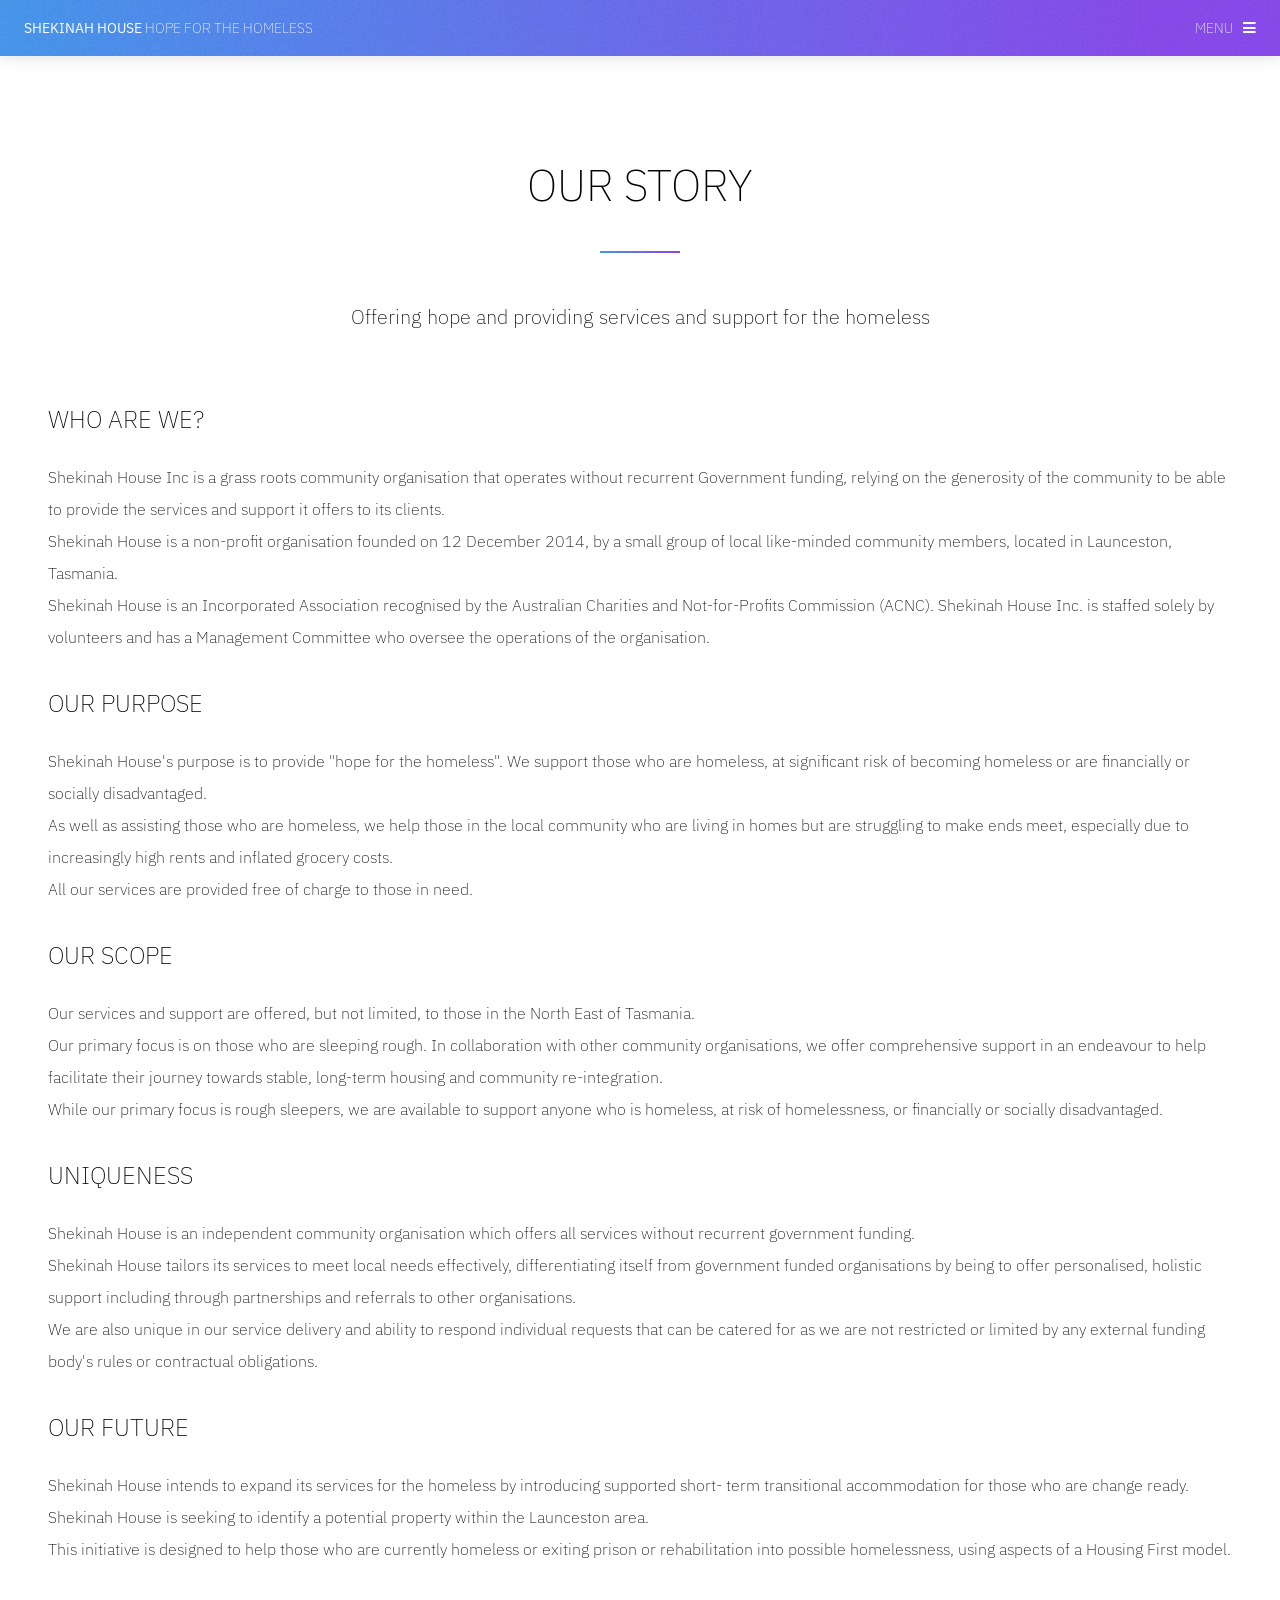
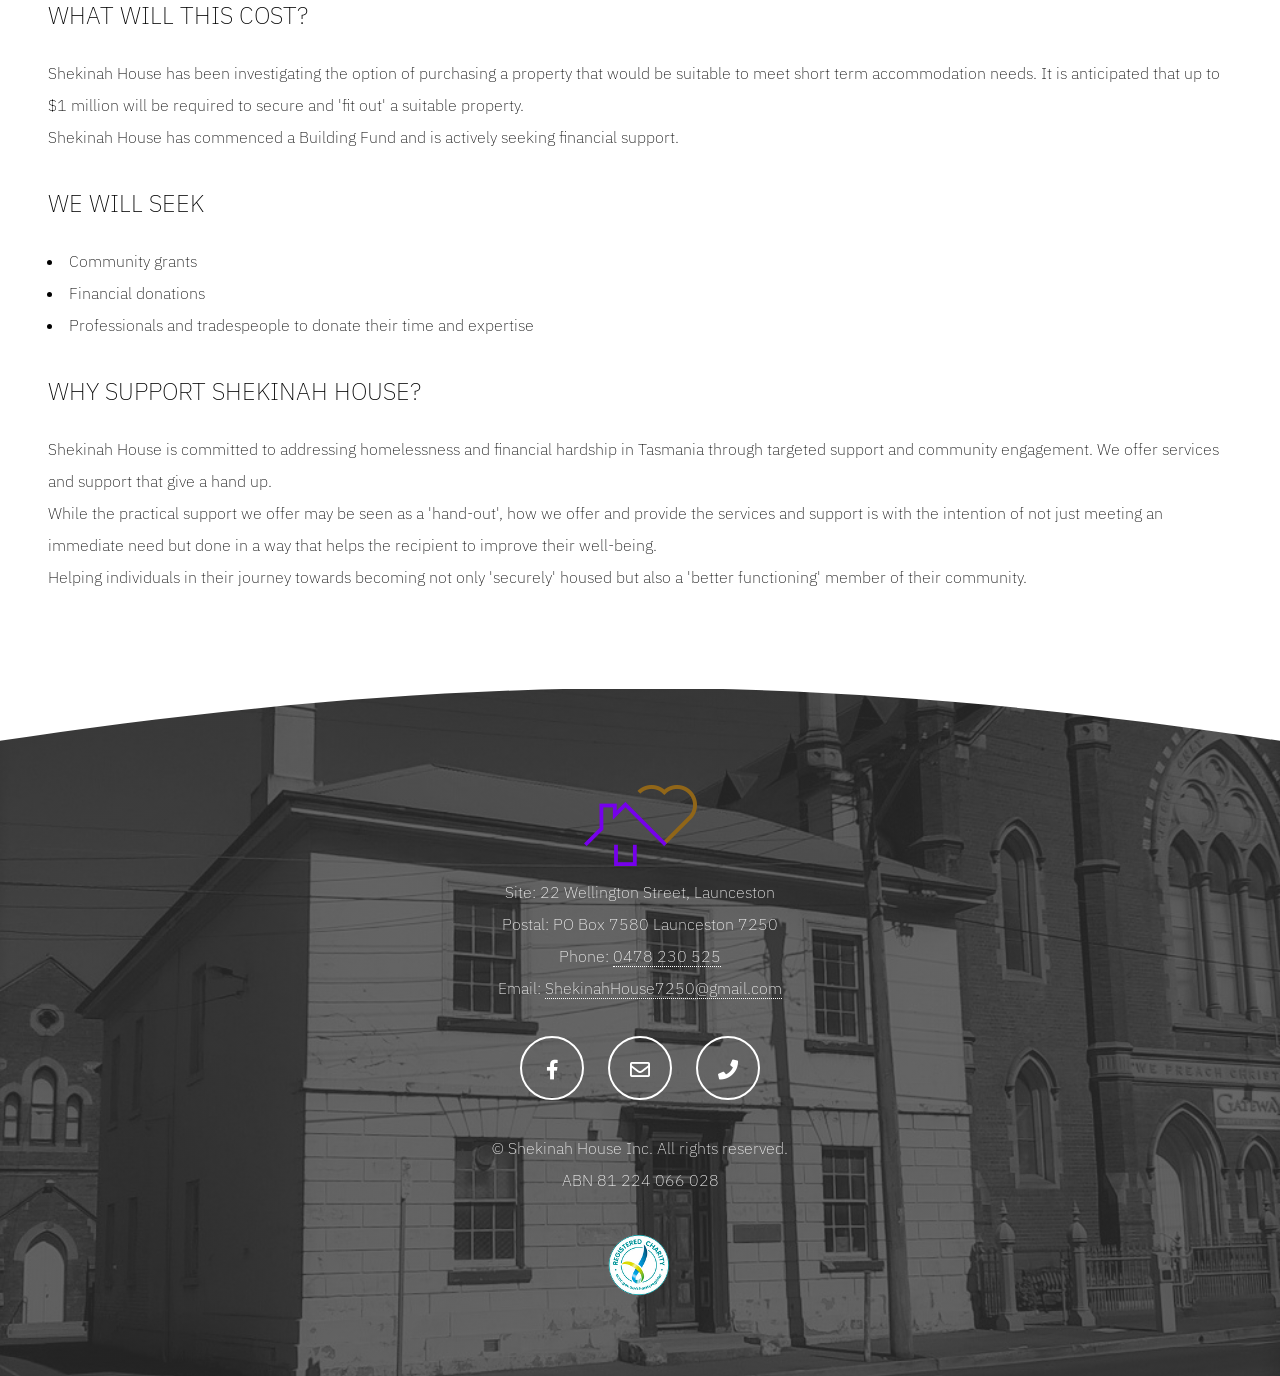
<file: our_story.html>
<!DOCTYPE HTML>
<!--
	Hyperbolic by Pixelarity
	pixelarity.com | hello@pixelarity.com
	License: pixelarity.com/license
-->
<html>
	<head>
		<title>Shekinah House</title>
		<meta charset="utf-8" />
		<meta name="viewport" content="width=device-width, initial-scale=1, user-scalable=no" />
		<meta name="description" content="" />
		<meta name="keywords" content="" />
		<link rel="stylesheet" href="assets/css/main.css" />
	</head>
	<body class="is-preload">

		<!-- Wrapper -->
			<div id="wrapper">

				<!-- Header -->
					<section id="header">

						<!-- Logo -->
							<a href="index.html" class="logo"><strong>Shekinah House</strong> Hope for the homeless</a>
						<!-- Nav -->
							<nav id="nav">
								<ul>
									<li><a href="index.html">Home</a></li>
									<li><a href="aboutus.html">About Us</a></li>
									<li class="current"><a href="our_story.html">Our Story</a></li>
									<li><a href="services.html">Services</a></li>
									<li><a href="getinvolved.html">Get Involved</a></li>
									<li><a href="workingtogether.html">Working Together</a></li>
									<li><a href="contact.html">Contact Us</a></li>
									<li><a href="buildingfund.html">Building Fund</a></li>
									<li><a href="donate.html">Donate</a></li>
								</ul>
							</nav>
					</section>

				<!-- Section -->
					<section class="wrapper style1">
						<div class="inner">
							<header class="major special">
								<h1>Our Story</h1>
								<p>Offering hope and providing services and support for the homeless</p>
							</header>
							<!-- <div class="image main"><img src="images/pic04.jpg" alt="" /></div> -->
							<h3>Who are we?</h3>
							<p>
								Shekinah House Inc is a grass roots community organisation that operates without recurrent
								Government funding, relying on the generosity of the community to be able to provide the
								services and support it offers to its clients. </br>
								Shekinah House is a non-profit organisation founded on 12 December 2014, by a small group of local like-minded community members, located in Launceston, Tasmania. </br>
								Shekinah House is an Incorporated Association recognised by the Australian Charities and Not-for-Profits Commission (ACNC). Shekinah House Inc. is staffed solely by volunteers and has a Management Committee who oversee the operations of the organisation.
							</p>
							<h3>Our Purpose</h3>
							<p>
								Shekinah House's purpose is to provide "hope for the homeless". We support those who are
								homeless, at significant risk of becoming homeless or are financially or socially disadvantaged.<br>
								As well as assisting those who are homeless, we help those in the local community who are
								living in homes but are struggling to make ends meet, especially due to increasingly high rents and inflated grocery costs. </br>
								All our services are provided free of charge to those in need.
							</p>
							<h3>Our Scope</h3>
							<p>
								Our services and support are offered, but not limited, to those in the North East of Tasmania.</br>
								Our primary focus is on those who are sleeping rough. In collaboration with other community organisations, we offer comprehensive support in an endeavour to help facilitate their journey towards stable, long-term housing and community re-integration. </br>
								While our primary focus is rough sleepers, we are available to support anyone who is homeless, at risk of homelessness, or financially or socially disadvantaged.
							</p>
							<h3>Uniqueness</h3>
							<p>
								Shekinah House is an independent community organisation which offers all services without recurrent government funding. </br>
								Shekinah House tailors its services to meet local needs effectively, differentiating itself from government funded organisations by being to offer personalised, holistic support including through partnerships and referrals to other organisations. </br>
								We are also unique in our service delivery and ability to respond individual requests that can be catered for as we are not restricted or limited by any external funding body's rules or
								contractual obligations.
							</p>
							<h3>Our Future</h3>
							<p>
								Shekinah House intends to expand its services for the homeless by introducing supported short- term transitional accommodation for those who are change ready. </br>
								Shekinah House is seeking to identify a potential property within the Launceston area. </br>
								This initiative is designed to help those who are currently homeless or exiting prison or rehabilitation into possible homelessness, using aspects of a Housing First model.
							</p>
							<h3>What will this cost?</h3>
							<p>
								Shekinah House has been investigating the option of purchasing a property that would be
								suitable to meet short term accommodation needs. It is anticipated that up to $1 million
								will be required to secure and 'fit out' a suitable property. </br>
								Shekinah House has commenced a Building Fund and is actively seeking financial support.
							</p>
							<h3>We will seek</h3>
							<ul>
								<li>Community grants</li>
								<li>Financial donations</li>
								<li>Professionals and tradespeople to donate their time and expertise</li>
							</ul>
							<h3>Why support Shekinah House?</h3>
							<p>
								Shekinah House is committed to addressing homelessness and financial hardship in Tasmania through targeted support and community engagement. We offer services and support that give a hand up. </br>
								While the practical support we offer may be seen as a 'hand-out', how we offer and provide the services and support is with the intention of not just meeting an immediate need but done in a way that helps the recipient to improve their well-being. </br>
								Helping individuals in their journey towards becoming not only 'securely' housed but also a 'better functioning' member of their community.
							</p>
							
							<!-- <p>Vis accumsan feugiat adipiscing nisl amet adipiscing accumsan blandit accumsan sapien blandit ac amet faucibus aliquet placerat commodo. Interdum ante aliquet commodo accumsan vis phasellus adipiscing. Ornare a in lacinia. Vestibulum accumsan ac metus massa tempor. Accumsan in lacinia ornare massa amet. Ac interdum ac non praesent. Cubilia lacinia interdum massa faucibus blandit nullam. Accumsan phasellus nunc integer. Accumsan euismod nunc adipiscing lacinia erat ut sit. Arcu amet. Id massa aliquet arcu accumsan lorem amet accumsan.</p>
							<p>Amet nibh adipiscing adipiscing. Commodo ante vis placerat interdum massa massa primis. Tempus condimentum tempus non ac varius cubilia adipiscing placerat lorem turpis at. Aliquet lorem porttitor interdum. Amet lacus. Aliquam lobortis faucibus blandit ac phasellus. In amet magna non interdum volutpat porttitor metus a ante ac neque. Nisi turpis. Commodo col. Interdum adipiscing mollis ut aliquam id ante adipiscing commodo integer arcu amet Ac interdum ac non praesent. Cubilia lacinia interdum massa faucibus blandit nullam. Accumsan phasellus nunc integer. Accumsan euismod nunc adipiscing lacinia erat ut sit. Arcu amet. Id massa aliquet arcu accumsan lorem amet accumsan commodo odio cubilia ac eu interdum placerat placerat arcu commodo lobortis adipiscing semper ornare pellentesque. Lorem turpis ipsum dolor sit amet at. Aliquet lorem porttitor interdum. Amet lacus. Aliquam lobortis faucibus blandit ac phasellus. In amet magna non interdum volutpat porttitor metus a ante ac neque. Nisi turpis. Commodo col. Interdum adipiscing mollis ut aliquam id ante adipiscing commodo integer arcu amet blandit adipiscing arcu ante. Amet nibh adipiscing adipiscing. Commodo ante vis placerat interdum massa massa primis. Tempus condimentum tempus.</p>
							<hr class="major" />
							<h3>Etiam aliquam sed adipiscing</h3>
							<p>Vis accumsan feugiat adipiscing nisl amet adipiscing accumsan blandit accumsan sapien blandit ac amet faucibus aliquet placerat commodo. Interdum ante aliquet commodo accumsan vis phasellus adipiscing. Ornare a in lacinia. Vestibulum accumsan ac metus massa tempor. Accumsan in lacinia ornare massa amet. Ac interdum ac non praesent. Cubilia lacinia interdum massa faucibus blandit nullam. Accumsan phasellus nunc integer. Accumsan euismod nunc adipiscing lacinia erat ut sit. Arcu amet. Id massa aliquet arcu accumsan lorem amet accumsan.</p>
							<p>Faucibus volutpat porttitor metus a ante ac neque. Nisi turpis. Commodo col. Interdum adipiscing mollis ut aliquam id ante adipiscing commodo integer arcu amet Ac interdum ac non praesent. Cubilia lacinia interdum massa faucibus blandit nullam. Accumsan phasellus nunc integer. Accumsan euismod nunc adipiscing lacinia erat ut sit. Arcu amet. Id massa aliquet arcu accumsan lorem amet accumsan commodo odio cubilia ac eu interdum placerat placerat arcu commodo lobortis adipiscing semper ornare pellentesque. Lorem turpis ipsum dolor sit amet at. Aliquet lorem porttitor interdum. Amet lacus. Aliquam lobortis faucibus blandit ac phasellus. In amet magna non interdum volutpat porttitor metus a ante ac neque. Nisi turpis. Commodo col. Interdum adipiscing mollis ut aliquam id ante adipiscing commodo integer arcu amet blandit adipiscing arcu ante. Amet nibh adipiscing adipiscing. Commodo ante vis placerat interdum.</p> -->
						</div>
					</section>

				<!-- Footer -->
					<section id="footer">
						<img src="./images/LogoLowRes.png" alt="">
						<p>
							Site: 22 Wellington Street, Launceston </br>
							Postal: PO Box 7580 Launceston 7250	</br>
							Phone: 	<a href="tel:+610478230525">0478 230 525</a> </br>
							Email: <a href="mailto:ShekinahHouse7250@gmail.com">ShekinahHouse7250@gmail.com</a> </br>
						</p>
						<ul class="icons">
							<!-- <li><a href="#" class="icon alt brands fa-twitter"><span class="label">Twitter</span></a></li> -->
							<li><a href="https://www.facebook.com/ShekinahHouse777" class="icon alt brands fa-facebook-f"><span class="label">Facebook</span></a></li>
							<!-- <li><a href="#" class="icon alt brands fa-instagram"><span class="label">Instagram</span></a></li> -->
							<li><a href="mailto:shekinahhouse7250@gmail.com" class="icon alt fa-envelope"><span class="label">Email</span></a></li>
							<li><a href="tel:+610478230525" class="icon alt solid fa-phone"><span class="label">Phone</span></a></li>
						</ul>
						<p class="copyright">
							&copy; Shekinah House Inc. All rights reserved. </br>
							ABN 81 224 066 028
						</p>
						<img src="./images/acnc.png" alt="">
					</section>

			</div>

		<!-- Scripts -->
			<script src="assets/js/jquery.min.js"></script>
			<script src="assets/js/jquery.dropotron.min.js"></script>
			<script src="assets/js/jquery.scrollex.min.js"></script>
			<script src="assets/js/jquery.scrolly.min.js"></script>
			<script src="assets/js/browser.min.js"></script>
			<script src="assets/js/breakpoints.min.js"></script>
			<script src="assets/js/util.js"></script>
			<script src="assets/js/main.js"></script>

	</body>
</html>
</file>
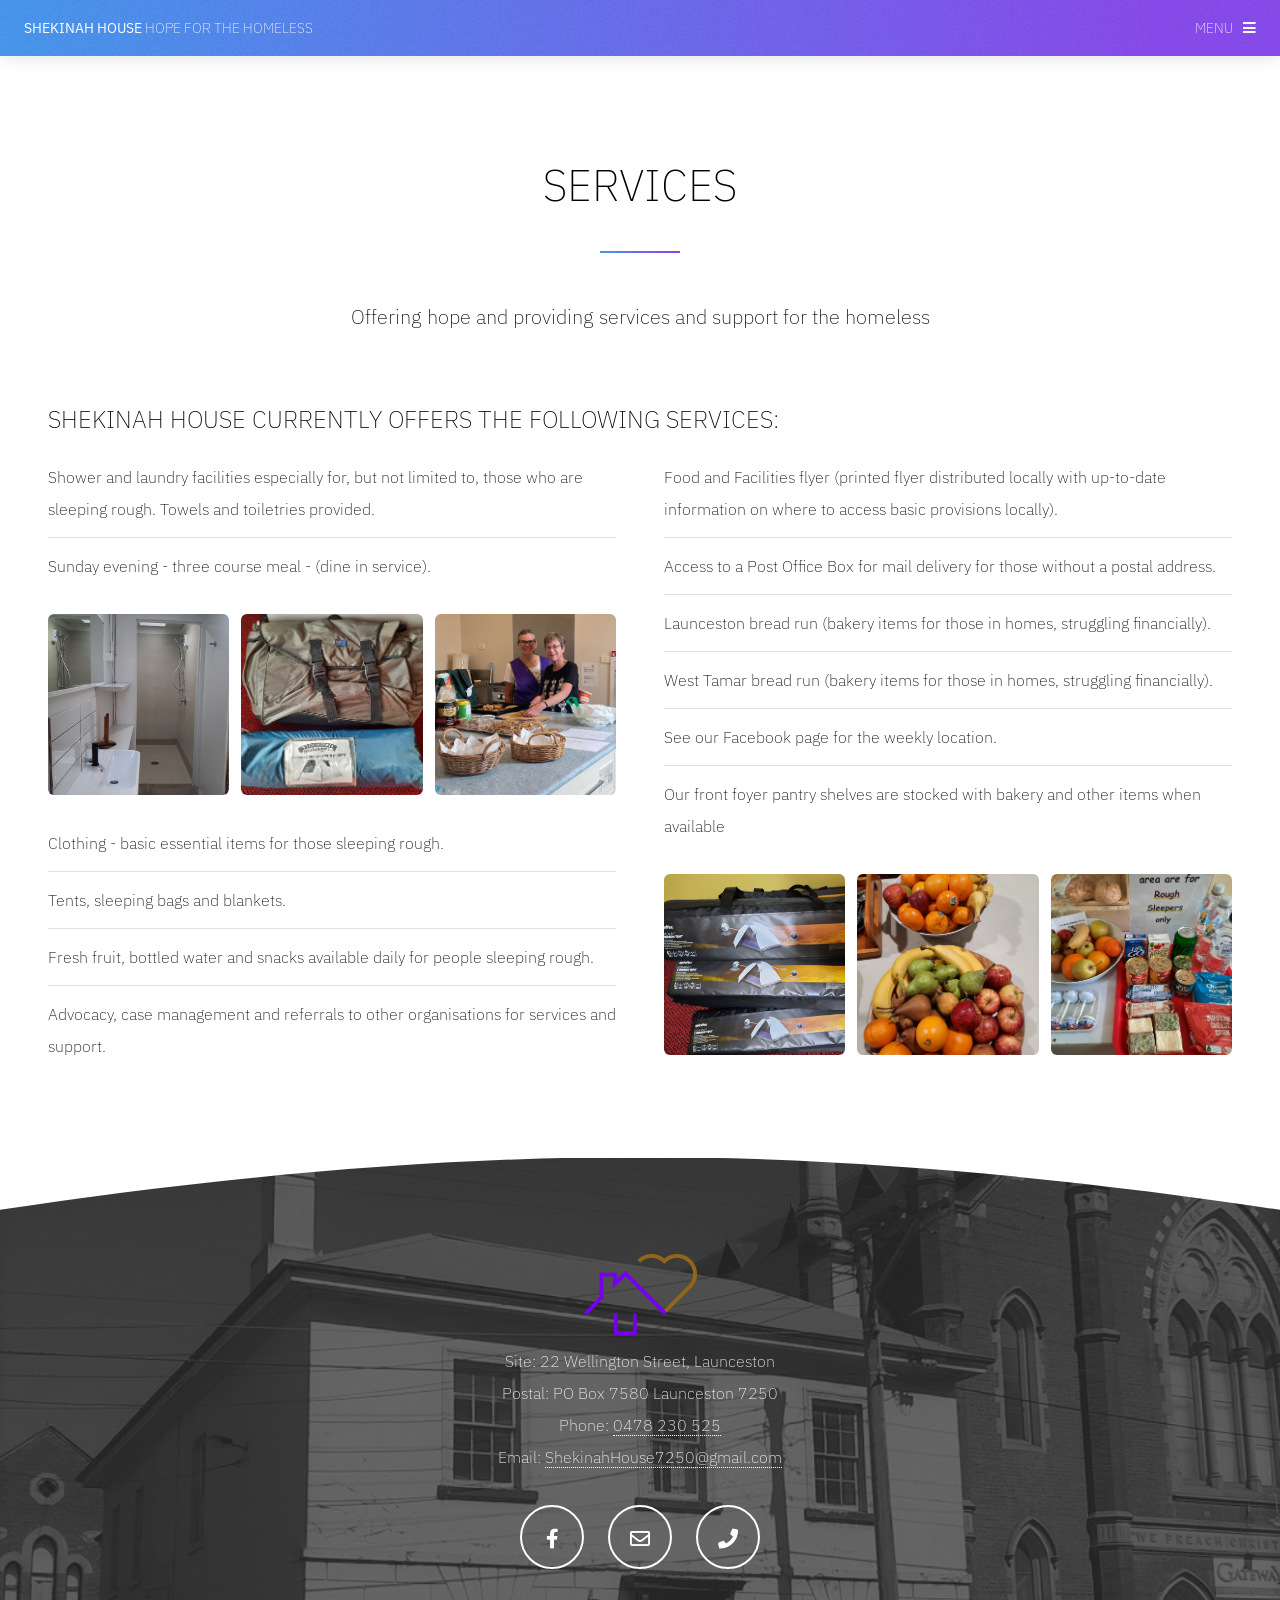
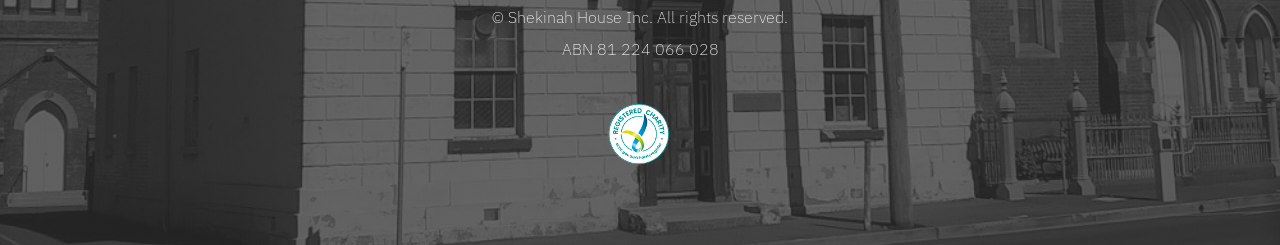
<file: services.html>
<!DOCTYPE HTML>
<!--
	Hyperbolic by Pixelarity
	pixelarity.com | hello@pixelarity.com
	License: pixelarity.com/license
-->
<html>
	<head>
		<title>Shekinah House</title>
		<meta charset="utf-8" />
		<meta name="viewport" content="width=device-width, initial-scale=1, user-scalable=no" />
		<meta name="description" content="" />
		<meta name="keywords" content="" />
		<link rel="stylesheet" href="assets/css/main.css" />
	</head>
	<body class="is-preload">

		<!-- Wrapper -->
			<div id="wrapper">

				<!-- Header -->
					<section id="header">

						<!-- Logo -->
							<a href="index.html" class="logo"><strong>Shekinah House</strong> Hope for the homeless</a>
						<!-- Nav -->
							<nav id="nav">
								<ul>
									<li><a href="index.html">Home</a></li>
									<li><a href="aboutus.html">About Us</a></li>
									<li><a href="our_story.html">Our Story</a></li>
									<li class="current"><a href="services.html">Services</a></li>
									<li><a href="getinvolved.html">Get Involved</a></li>
									<li><a href="workingtogether.html">Working Together</a></li>
									<li><a href="contact.html">Contact Us</a></li>
									<li><a href="buildingfund.html">Building Fund</a></li>
									<li><a href="donate.html">Donate</a></li>
								</ul>
							</nav>

					</section>

				<!-- Section -->
					<section class="wrapper style1">
						<div class="inner">
							<header class="major special">
								<h1>Services</h1>
								<p>Offering hope and providing services and support for the homeless</p>
								<!-- <p>Praesent dapibus neque id cursus faucibus consequat<br />
								magna consequat erat ipsum</p> -->
							</header>
							<!-- <div class="image main"><img src="images/cannedgoods.jpg" alt="" /></div> -->
							<h3>Shekinah House currently offers the following services:</h3>

							<div class="row gtr-200">
								<div class="col-6 col-12-medium">
									<ul class="alt">
										<li>Shower and laundry facilities especially for, but not limited to, those who are sleeping rough. Towels and
											toiletries provided.</li>
										<li>Sunday evening - three course meal - (dine in service).</li>
									</ul>
									<div class="box alt">
										<div class="row gtr-50 gtr-uniform">
											<div class="col-4"><span class="image fit"><img src="images/service1.jpg" alt="" /></span></div>
											<div class="col-4"><span class="image fit"><img src="images/service2.jpg" alt="" /></span></div>
											<div class="col-4"><span class="image fit"><img src="images/service3.jpg" alt="" /></span></div>
										</div>
									</div>
									<ul class="alt">
										<li>Clothing - basic essential items for those sleeping rough.</li>
										<li>Tents, sleeping bags and blankets.</li>
										<li>Fresh fruit, bottled water and snacks available daily for people sleeping rough.</li>
										<li>Advocacy, case management and referrals to other organisations for services and support.</li>
									</ul>
								</div>
								<div class="col-6 col-12-medium">
									<ul class="alt">
										<li>Food and Facilities flyer (printed flyer distributed locally with up-to-date information on where to
											access basic provisions locally). </li>
										<li>Access to a Post Office Box for mail delivery for those without a postal address.</li>
										<li>Launceston bread run (bakery items for those in homes, struggling financially).</li>
										<li>West Tamar bread run (bakery items for those in homes, struggling financially).</li>
										<li>See our Facebook page for the weekly location.</li>
										<li>Our front foyer pantry shelves are stocked with bakery and other items when available</li>
									</ul>
									<div class="box alt">
										<div class="row gtr-50 gtr-uniform">
											<div class="col-4"><span class="image fit"><img src="images/service4.jpg" alt="" /></span></div>
											<div class="col-4"><span class="image fit"><img src="images/service5.jpg" alt="" /></span></div>
											<div class="col-4"><span class="image fit"><img src="images/service6.jpg" alt="" /></span></div>
										</div>
									</div>
								</div>
							</div>
							<!-- <h3>Magna feugiat consequat</h3>
														<p>Vis accumsan feugiat adipiscing nisl amet adipiscing accumsan blandit accumsan sapien blandit ac amet faucibus aliquet placerat commodo. Interdum ante aliquet commodo accumsan vis phasellus adipiscing. Ornare a in lacinia. Vestibulum accumsan ac metus massa tempor. Accumsan in lacinia ornare massa amet. Ac interdum ac non praesent. Cubilia lacinia interdum massa faucibus blandit nullam. Accumsan phasellus nunc integer. Accumsan euismod nunc adipiscing lacinia erat ut sit. Arcu amet. Id massa aliquet arcu accumsan lorem amet accumsan.</p>
							<p>Amet nibh adipiscing adipiscing. Commodo ante vis placerat interdum massa massa primis. Tempus condimentum tempus non ac varius cubilia adipiscing placerat lorem turpis at. Aliquet lorem porttitor interdum. Amet lacus. Aliquam lobortis faucibus blandit ac phasellus. In amet magna non interdum volutpat porttitor metus a ante ac neque. Nisi turpis. Commodo col. Interdum adipiscing mollis ut aliquam id ante adipiscing commodo integer arcu amet Ac interdum ac non praesent. Cubilia lacinia interdum massa faucibus blandit nullam. Accumsan phasellus nunc integer. Accumsan euismod nunc adipiscing lacinia erat ut sit. Arcu amet. Id massa aliquet arcu accumsan lorem amet accumsan commodo odio cubilia ac eu interdum placerat placerat arcu commodo lobortis adipiscing semper ornare pellentesque. Lorem turpis ipsum dolor sit amet at. Aliquet lorem porttitor interdum. Amet lacus. Aliquam lobortis faucibus blandit ac phasellus. In amet magna non interdum volutpat porttitor metus a ante ac neque. Nisi turpis. Commodo col. Interdum adipiscing mollis ut aliquam id ante adipiscing commodo integer arcu amet blandit adipiscing arcu ante. Amet nibh adipiscing adipiscing. Commodo ante vis placerat interdum massa massa primis. Tempus condimentum tempus.</p>
							<hr class="major" />
							<h3>Etiam aliquam sed adipiscing</h3>
							<p>Vis accumsan feugiat adipiscing nisl amet adipiscing accumsan blandit accumsan sapien blandit ac amet faucibus aliquet placerat commodo. Interdum ante aliquet commodo accumsan vis phasellus adipiscing. Ornare a in lacinia. Vestibulum accumsan ac metus massa tempor. Accumsan in lacinia ornare massa amet. Ac interdum ac non praesent. Cubilia lacinia interdum massa faucibus blandit nullam. Accumsan phasellus nunc integer. Accumsan euismod nunc adipiscing lacinia erat ut sit. Arcu amet. Id massa aliquet arcu accumsan lorem amet accumsan.</p>
							<p>Faucibus volutpat porttitor metus a ante ac neque. Nisi turpis. Commodo col. Interdum adipiscing mollis ut aliquam id ante adipiscing commodo integer arcu amet Ac interdum ac non praesent. Cubilia lacinia interdum massa faucibus blandit nullam. Accumsan phasellus nunc integer. Accumsan euismod nunc adipiscing lacinia erat ut sit. Arcu amet. Id massa aliquet arcu accumsan lorem amet accumsan commodo odio cubilia ac eu interdum placerat placerat arcu commodo lobortis adipiscing semper ornare pellentesque. Lorem turpis ipsum dolor sit amet at. Aliquet lorem porttitor interdum. Amet lacus. Aliquam lobortis faucibus blandit ac phasellus. In amet magna non interdum volutpat porttitor metus a ante ac neque. Nisi turpis. Commodo col. Interdum adipiscing mollis ut aliquam id ante adipiscing commodo integer arcu amet blandit adipiscing arcu ante. Amet nibh adipiscing adipiscing. Commodo ante vis placerat interdum.</p> -->
						</div>
					</section>

				<!-- Footer -->
					<section id="footer">
						<img src="./images/LogoLowRes.png" alt="">
						<p>
							Site: 22 Wellington Street, Launceston </br>
							Postal: PO Box 7580 Launceston 7250	</br>
							Phone: 	<a href="tel:+610478230525">0478 230 525</a> </br>
							Email: <a href="mailto:ShekinahHouse7250@gmail.com">ShekinahHouse7250@gmail.com</a> </br>
						</p>
						<ul class="icons">
							<!-- <li><a href="#" class="icon alt brands fa-twitter"><span class="label">Twitter</span></a></li> -->
							<li><a href="https://www.facebook.com/ShekinahHouse777" class="icon alt brands fa-facebook-f"><span class="label">Facebook</span></a></li>
							<!-- <li><a href="#" class="icon alt brands fa-instagram"><span class="label">Instagram</span></a></li> -->
							<li><a href="mailto:shekinahhouse7250@gmail.com" class="icon alt fa-envelope"><span class="label">Email</span></a></li>
							<li><a href="tel:+610478230525" class="icon alt solid fa-phone"><span class="label">Phone</span></a></li>
						</ul>
						<p class="copyright">
							&copy; Shekinah House Inc. All rights reserved. </br>
							ABN 81 224 066 028
						</p>
						<img src="./images/acnc.png" alt="">
					</section>

			</div>

		<!-- Scripts -->
			<script src="assets/js/jquery.min.js"></script>
			<script src="assets/js/jquery.dropotron.min.js"></script>
			<script src="assets/js/jquery.scrollex.min.js"></script>
			<script src="assets/js/jquery.scrolly.min.js"></script>
			<script src="assets/js/browser.min.js"></script>
			<script src="assets/js/breakpoints.min.js"></script>
			<script src="assets/js/util.js"></script>
			<script src="assets/js/main.js"></script>

	</body>
</html>
</file>
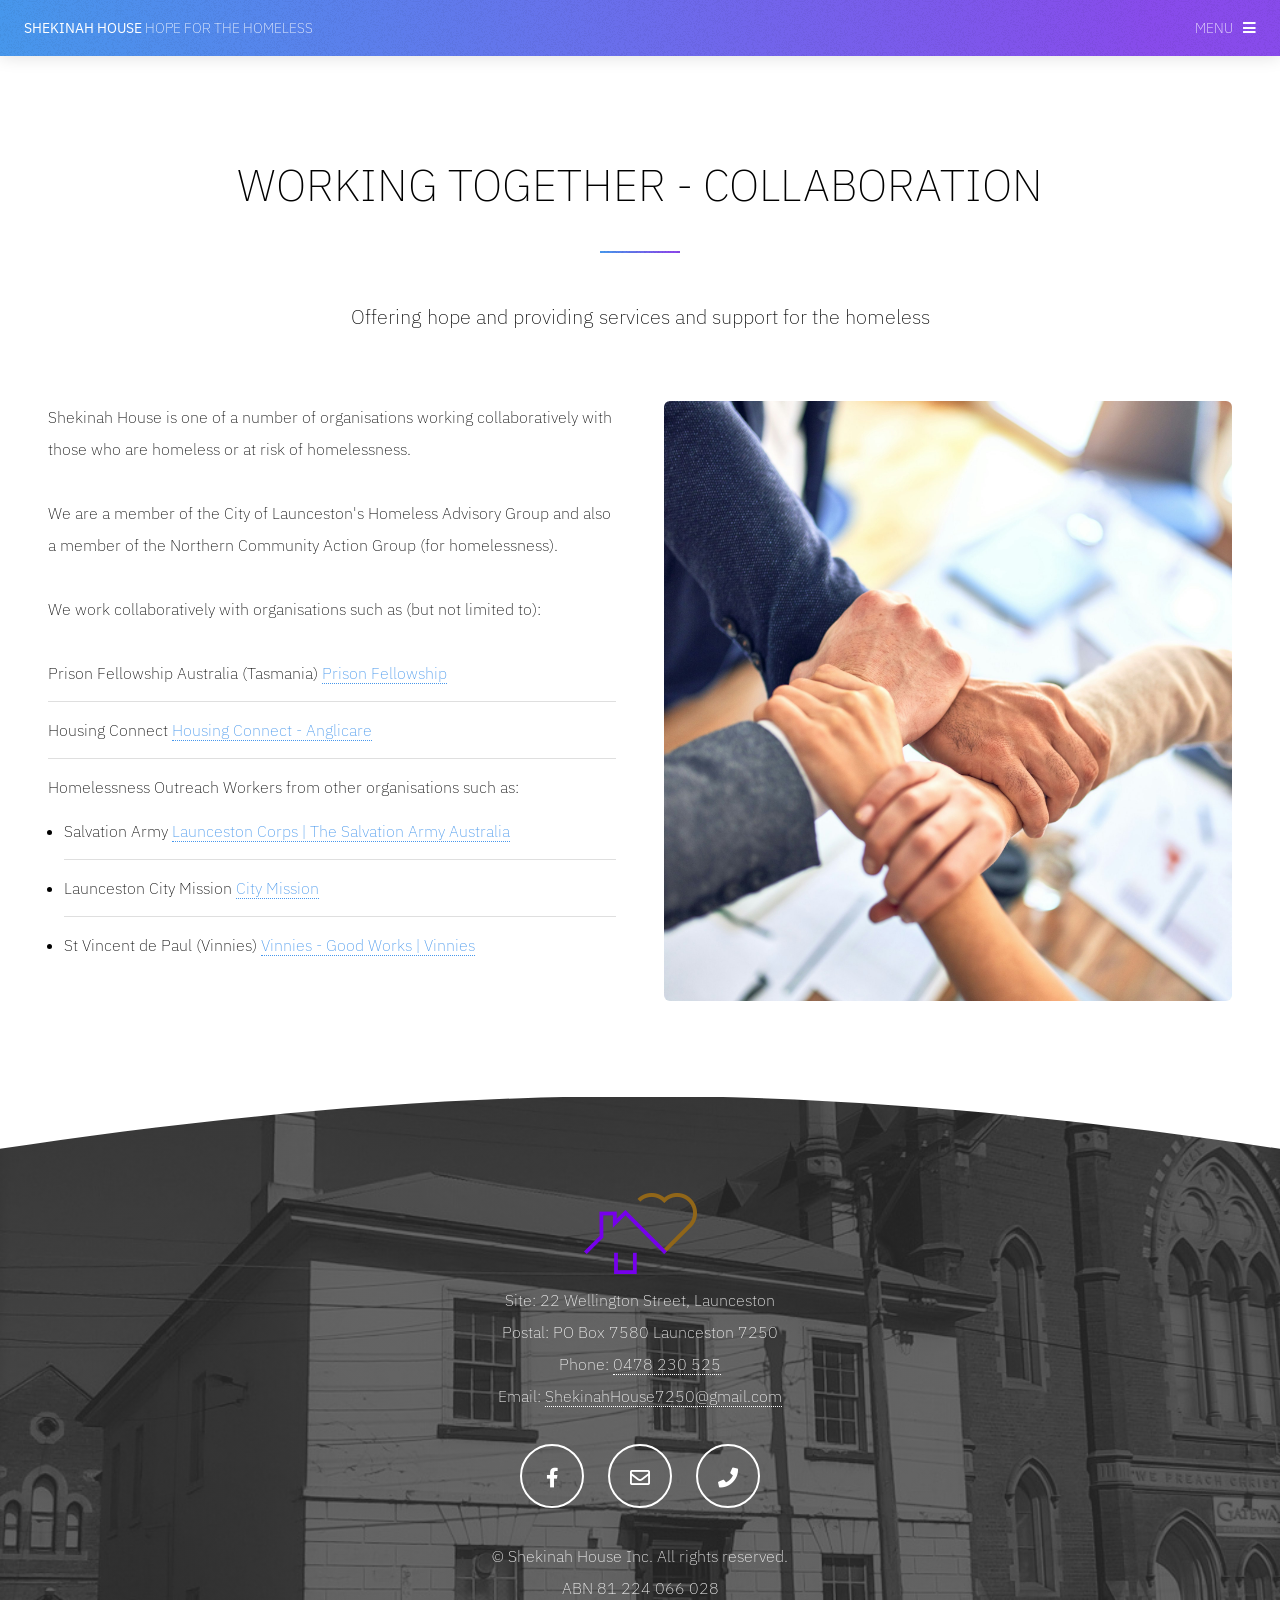
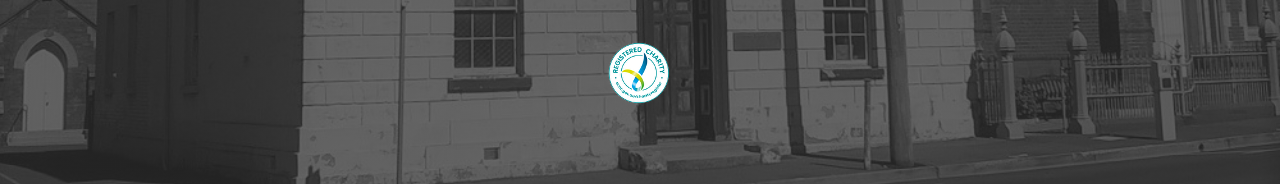
<file: workingtogether.html>
<!DOCTYPE HTML>
<!--
	Hyperbolic by Pixelarity
	pixelarity.com | hello@pixelarity.com
	License: pixelarity.com/license
-->
<html>
	<head>
		<title>Shekinah House</title>
		<meta charset="utf-8" />
		<meta name="viewport" content="width=device-width, initial-scale=1, user-scalable=no" />
		<meta name="description" content="" />
		<meta name="keywords" content="" />
		<link rel="stylesheet" href="assets/css/main.css" />
	</head>
	<body class="is-preload">

		<!-- Wrapper -->
			<div id="wrapper">

				<!-- Header -->
					<section id="header">

						<!-- Logo -->
							<a href="index.html" class="logo"><strong>Shekinah House</strong> Hope for the homeless</a>
						<!-- Nav -->
							<nav id="nav">
								<ul>
									<li><a href="index.html">Home</a></li>
									<li><a href="aboutus.html">About Us</a></li>
									<li><a href="our_story.html">Our Story</a></li>
									<li><a href="services.html">Services</a></li>
									<li><a href="getinvolved.html">Get Involved</a></li>
									<li class="current"><a href="workingtogether.html">Working Together</a></li>
									<li><a href="contact.html">Contact Us</a></li>
									<li><a href="buildingfund.html">Building Fund</a></li>
									<li><a href="donate.html">Donate</a></li>
								</ul>
							</nav>
					</section>

				<!-- Section -->
					<section class="wrapper style1">
						<div class="inner">
							<header class="major special">
								<h1>Working Together - Collaboration</h1>
								<p>Offering hope and providing services and support for the homeless</p>
								<!-- <p>Praesent dapibus neque id cursus faucibus consequat<br />
								magna consequat erat ipsum</p> -->
							</header>
							<!-- <div class="image main"><img src="images/aboutus-people.jpg" alt="" /></div> -->
							<div class="row gtr-200">
								<div class="col-6 col-12-medium">
									<p>Shekinah House is one of a number of organisations working collaboratively with those who are homeless or at risk of homelessness. </br> </br>We are a member of the City of Launceston's Homeless Advisory Group and also a member of the Northern Community Action Group (for homelessness). </br></br>We work collaboratively with organisations such as (but not limited to):</p>
									<ul class="alt">
										<li>Prison Fellowship Australia (Tasmania) <a href="https://prisonfellowship.org.au/">Prison Fellowship</a></li>
										<li>Housing Connect <a href="https://www.anglicare-tas.org.au/housing-connect/">Housing Connect - Anglicare</a></li>
										<li>Homelessness Outreach Workers from other organisations such as:</li>
										<ul>
											<li>Salvation Army <a href="https://www.salvationarmy.org.au/launceston/">Launceston Corps | The Salvation Army Australia</a></li>
											<li>Launceston City Mission <a href="https://www.citymission.org.au/">City Mission</a></li>
											<li>St Vincent de Paul (Vinnies) <a href="https://www.vinnies.org.au/"> Vinnies - Good Works | Vinnies</a></li>
										</ul>
									</ul>
								</div>
								<div class="col-6 col-12-medium">
										<span class="image fit"><img src="images/collaboration.jpg" alt="" /></span>

								</div>
							</div>
						</div>
					</section>

				<!-- Footer -->
					<section id="footer">
						<img src="./images/LogoLowRes.png" alt="">
						<p>
							Site: 22 Wellington Street, Launceston </br>
							Postal: PO Box 7580 Launceston 7250	</br>
							Phone: 	<a href="tel:+610478230525">0478 230 525</a> </br>
							Email: <a href="mailto:ShekinahHouse7250@gmail.com">ShekinahHouse7250@gmail.com</a> </br>
						</p>
						<ul class="icons">
							<!-- <li><a href="#" class="icon alt brands fa-twitter"><span class="label">Twitter</span></a></li> -->
							<li><a href="https://www.facebook.com/ShekinahHouse777" class="icon alt brands fa-facebook-f"><span class="label">Facebook</span></a></li>
							<!-- <li><a href="#" class="icon alt brands fa-instagram"><span class="label">Instagram</span></a></li> -->
							<li><a href="mailto:shekinahhouse7250@gmail.com" class="icon alt fa-envelope"><span class="label">Email</span></a></li>
							<li><a href="tel:+610478230525" class="icon alt solid fa-phone"><span class="label">Phone</span></a></li>
						</ul>
						<p class="copyright">
							&copy; Shekinah House Inc. All rights reserved. </br>
							ABN 81 224 066 028
						</p>
						<img src="./images/acnc.png" alt="">
					</section>

			</div>

		<!-- Scripts -->
			<script src="assets/js/jquery.min.js"></script>
			<script src="assets/js/jquery.dropotron.min.js"></script>
			<script src="assets/js/jquery.scrollex.min.js"></script>
			<script src="assets/js/jquery.scrolly.min.js"></script>
			<script src="assets/js/browser.min.js"></script>
			<script src="assets/js/breakpoints.min.js"></script>
			<script src="assets/js/util.js"></script>
			<script src="assets/js/main.js"></script>

	</body>
</html>
</file>
<file: assets/css/main.css>
@import 'fontawesome-all.min.css';
@import url("https://fonts.googleapis.com/css?family=IBM+Plex+Sans:200,200i,400,400i");
/*
	Hyperbolic by Pixelarity
	pixelarity.com | hello@pixelarity.com
	License: pixelarity.com/license
*/
html, body, div, span, applet, object,
iframe, h1, h2, h3, h4, h5, h6, p, blockquote,
pre, a, abbr, acronym, address, big, cite,
code, del, dfn, em, img, ins, kbd, q, s, samp,
small, strike, strong, sub, sup, tt, var, b,
u, i, center, dl, dt, dd, ol, ul, li, fieldset,
form, label, legend, table, caption, tbody,
tfoot, thead, tr, th, td, article, aside,
canvas, details, embed, figure, figcaption,
footer, header, hgroup, menu, nav, output, ruby,
section, summary, time, mark, audio, video {
  margin: 0;
  padding: 0;
  border: 0;
  font-size: 100%;
  font: inherit;
  vertical-align: baseline;
}

article, aside, details, figcaption, figure,
footer, header, hgroup, menu, nav, section {
  display: block;
}

body {
  line-height: 1;
}

ol, ul {
  list-style: none;
}

blockquote, q {
  quotes: none;
}
blockquote:before, blockquote:after, q:before, q:after {
  content: "";
  content: none;
}

table {
  border-collapse: collapse;
  border-spacing: 0;
}

body {
  -webkit-text-size-adjust: none;
}

mark {
  background-color: transparent;
  color: inherit;
}

input::-moz-focus-inner {
  border: 0;
  padding: 0;
}

input, select, textarea {
  -moz-appearance: none;
  -webkit-appearance: none;
  -ms-appearance: none;
  appearance: none;
}

/* Basic */
@-ms-viewport {
  width: device-width;
}
body {
  -ms-overflow-style: scrollbar;
}

@media screen and (max-width: 480px) {
  html, body {
    min-width: 320px;
  }
}
html {
  -webkit-box-sizing: border-box;
          box-sizing: border-box;
}

*, *:before, *:after {
  -webkit-box-sizing: inherit;
          box-sizing: inherit;
}

body.is-preload *, body.is-preload *:before, body.is-preload *:after {
  -webkit-animation: none !important;
  animation: none !important;
  -webkit-transition: none !important;
  transition: none !important;
}

/* Typography */
html {
  font-size: 14pt;
}
@media screen and (max-width: 1820px) {
  html {
    font-size: 12pt;
  }
}
@media screen and (max-width: 736px) {
  html {
    font-size: 11pt;
  }
}
@media screen and (max-width: 360px) {
  html {
    font-size: 10pt;
  }
}

body {
  background-color: #333333;
  color: #000000;
}

body, input, select, textarea {
  font-family: "IBM Plex Sans", Helvetica, sans-serif;
  font-weight: 200;
  font-size: 1rem;
  line-height: 2;
}

a {
  -webkit-transition: color 0.2s ease-in-out, border-bottom-color 0.2s ease-in-out;
  transition: color 0.2s ease-in-out, border-bottom-color 0.2s ease-in-out;
  border-bottom: dotted 1px;
  text-decoration: none;
}
a:hover {
  border-bottom-color: transparent;
}

strong, b {
  font-weight: 400;
}

em, i {
  font-style: italic;
}

p {
  margin: 0 0 2rem 0;
}

h1, h2, h3, h4, h5, h6 {
  font-weight: 200;
  line-height: 1.5;
  margin: 0 0 1.5rem 0;
  text-transform: uppercase;
}
h1 a, h2 a, h3 a, h4 a, h5 a, h6 a {
  color: inherit;
  text-decoration: none;
}

h1 {
  font-size: 3.25rem;
}

h2 {
  font-size: 2.5rem;
}

h3 {
  font-size: 1.75rem;
}

h4 {
  font-size: 1.25rem;
}

h5 {
  font-size: 0.9rem;
}

h6 {
  font-size: 0.7rem;
}

@media screen and (max-width: 1550px) {
  h1 {
    font-size: 2.75rem;
  }
  h2 {
    font-size: 2rem;
  }
  h3 {
    font-size: 1.5rem;
  }
}
@media screen and (max-width: 736px) {
  h1 {
    font-size: 2.25rem;
  }
  h2 {
    font-size: 1.5rem;
  }
  h3 {
    font-size: 1.25rem;
  }
}
sub {
  font-size: 0.8rem;
  position: relative;
  top: 0.5rem;
}

sup {
  font-size: 0.8rem;
  position: relative;
  top: -0.5rem;
}

blockquote {
  border-left: solid 0.5rem;
  font-style: italic;
  margin: 0 0 2rem 0;
  padding: 1rem 0 1rem 2rem;
}

code {
  border-radius: 6px;
  border: solid 1px;
  font-family: "Courier New", monospace;
  font-size: 0.9rem;
  margin: 0 0.25rem;
  padding: 0.25rem 0.65rem;
}

pre {
  -webkit-overflow-scrolling: touch;
  font-family: "Courier New", monospace;
  font-size: 0.9rem;
  margin: 0 0 2rem 0;
}
pre code {
  display: block;
  line-height: 1.75;
  padding: 1rem 1.5rem;
  overflow-x: auto;
}

hr {
  border: 0;
  border-bottom: solid 1px;
  margin: 2rem 0;
}
hr.major {
  margin: 4rem 0;
}
@media screen and (max-width: 736px) {
  hr.major {
    margin: 3rem 0;
  }
}

header.major h1, header.major h2, header.major h3, header.major h4, header.major h5, header.major h6 {
  margin: 0 0 0.875em 0;
  padding-bottom: 0.875em;
}
header.major h1:after, header.major h2:after, header.major h3:after, header.major h4:after, header.major h5:after, header.major h6:after {
  position: relative;
  top: 0.75em;
  content: "";
  height: 2px;
  display: block;
  width: 5rem;
}
header.major p {
  font-size: 1.25rem;
  margin: 0 0 6rem 0;
}
header.major.alt {
  margin-bottom: -3rem;
}
header.special {
  text-align: center;
}
header.special.major h1:after, header.special.major h2:after, header.special.major h3:after, header.special.major h4:after, header.special.major h5:after, header.special.major h6:after {
  margin: 0 auto;
}
@media screen and (max-width: 1550px) {
  header.major p {
    margin: 0 0 4rem 0;
  }
  header.major.alt {
    margin-bottom: -1rem;
  }
}
@media screen and (max-width: 736px) {
  header.major p {
    font-size: 1rem;
    margin: 0 0 3rem 0;
  }
  header.major.alt {
    margin-bottom: -1rem;
  }
}
@media screen and (max-width: 480px) {
  header.major p br {
    display: none;
  }
}

input, select, textarea {
  color: #000000;
}

a {
  color: #4797ec;
}

strong, b {
  color: #000000;
}

h1, h2, h3, h4, h5, h6 {
  color: #000000;
}

blockquote {
  border-left-color: rgba(0, 0, 0, 0.125);
}

code {
  background: rgba(0, 0, 0, 0.05);
  border-color: rgba(0, 0, 0, 0.125);
}

hr {
  border-bottom-color: rgba(0, 0, 0, 0.125);
}

header.major h1:after, header.major h2:after, header.major h3:after, header.major h4:after, header.major h5:after, header.major h6:after {
  background-color: #4797ec;
  background-image: url("../../images/overlay.png"), -webkit-gradient(linear, left top, right top, from(rgba(71, 151, 236, 0)), color-stop(90%, #884beb));
  background-image: url("../../images/overlay.png"), linear-gradient(90deg, rgba(71, 151, 236, 0), #884beb 90%);
  background-size: auto, auto;
  background-repeat: repeat, no-repeat;
}

/* Row */
.row {
  display: -webkit-box;
  display: -ms-flexbox;
  display: flex;
  -ms-flex-wrap: wrap;
      flex-wrap: wrap;
  -webkit-box-sizing: border-box;
          box-sizing: border-box;
  -webkit-box-align: stretch;
      -ms-flex-align: stretch;
          align-items: stretch;
}
.row > * {
  -webkit-box-sizing: border-box;
          box-sizing: border-box;
}
.row.gtr-uniform > * > :last-child {
  margin-bottom: 0;
}
.row.aln-left {
  -webkit-box-pack: start;
      -ms-flex-pack: start;
          justify-content: flex-start;
}
.row.aln-center {
  -webkit-box-pack: center;
      -ms-flex-pack: center;
          justify-content: center;
}
.row.aln-right {
  -webkit-box-pack: end;
      -ms-flex-pack: end;
          justify-content: flex-end;
}
.row.aln-top {
  -webkit-box-align: start;
      -ms-flex-align: start;
          align-items: flex-start;
}
.row.aln-middle {
  -webkit-box-align: center;
      -ms-flex-align: center;
          align-items: center;
}
.row.aln-bottom {
  -webkit-box-align: end;
      -ms-flex-align: end;
          align-items: flex-end;
}
.row > .imp {
  -webkit-box-ordinal-group: 0;
      -ms-flex-order: -1;
          order: -1;
}
.row > .col-1 {
  width: 8.3333333333%;
}
.row > .off-1 {
  margin-left: 8.3333333333%;
}
.row > .col-2 {
  width: 16.6666666667%;
}
.row > .off-2 {
  margin-left: 16.6666666667%;
}
.row > .col-3 {
  width: 25%;
}
.row > .off-3 {
  margin-left: 25%;
}
.row > .col-4 {
  width: 33.3333333333%;
}
.row > .off-4 {
  margin-left: 33.3333333333%;
}
.row > .col-5 {
  width: 41.6666666667%;
}
.row > .off-5 {
  margin-left: 41.6666666667%;
}
.row > .col-6 {
  width: 50%;
}
.row > .off-6 {
  margin-left: 50%;
}
.row > .col-7 {
  width: 58.3333333333%;
}
.row > .off-7 {
  margin-left: 58.3333333333%;
}
.row > .col-8 {
  width: 66.6666666667%;
}
.row > .off-8 {
  margin-left: 66.6666666667%;
}
.row > .col-9 {
  width: 75%;
}
.row > .off-9 {
  margin-left: 75%;
}
.row > .col-10 {
  width: 83.3333333333%;
}
.row > .off-10 {
  margin-left: 83.3333333333%;
}
.row > .col-11 {
  width: 91.6666666667%;
}
.row > .off-11 {
  margin-left: 91.6666666667%;
}
.row > .col-12 {
  width: 100%;
}
.row > .off-12 {
  margin-left: 100%;
}
.row.gtr-0 {
  margin-top: 0;
  margin-left: 0rem;
}
.row.gtr-0 > * {
  padding: 0 0 0 0rem;
}
.row.gtr-0.gtr-uniform {
  margin-top: 0rem;
}
.row.gtr-0.gtr-uniform > * {
  padding-top: 0rem;
}
.row.gtr-25 {
  margin-top: 0;
  margin-left: -0.5rem;
}
.row.gtr-25 > * {
  padding: 0 0 0 0.5rem;
}
.row.gtr-25.gtr-uniform {
  margin-top: -0.5rem;
}
.row.gtr-25.gtr-uniform > * {
  padding-top: 0.5rem;
}
.row.gtr-50 {
  margin-top: 0;
  margin-left: -1rem;
}
.row.gtr-50 > * {
  padding: 0 0 0 1rem;
}
.row.gtr-50.gtr-uniform {
  margin-top: -1rem;
}
.row.gtr-50.gtr-uniform > * {
  padding-top: 1rem;
}
.row {
  margin-top: 0;
  margin-left: -2rem;
}
.row > * {
  padding: 0 0 0 2rem;
}
.row.gtr-uniform {
  margin-top: -2rem;
}
.row.gtr-uniform > * {
  padding-top: 2rem;
}
.row.gtr-150 {
  margin-top: 0;
  margin-left: -3rem;
}
.row.gtr-150 > * {
  padding: 0 0 0 3rem;
}
.row.gtr-150.gtr-uniform {
  margin-top: -3rem;
}
.row.gtr-150.gtr-uniform > * {
  padding-top: 3rem;
}
.row.gtr-200 {
  margin-top: 0;
  margin-left: -4rem;
}
.row.gtr-200 > * {
  padding: 0 0 0 4rem;
}
.row.gtr-200.gtr-uniform {
  margin-top: -4rem;
}
.row.gtr-200.gtr-uniform > * {
  padding-top: 4rem;
}
@media screen and (max-width: 1820px) {
  .row {
    display: -webkit-box;
    display: -ms-flexbox;
    display: flex;
    -ms-flex-wrap: wrap;
        flex-wrap: wrap;
    -webkit-box-sizing: border-box;
            box-sizing: border-box;
    -webkit-box-align: stretch;
        -ms-flex-align: stretch;
            align-items: stretch;
  }
  .row > * {
    -webkit-box-sizing: border-box;
            box-sizing: border-box;
  }
  .row.gtr-uniform > * > :last-child {
    margin-bottom: 0;
  }
  .row.aln-left {
    -webkit-box-pack: start;
        -ms-flex-pack: start;
            justify-content: flex-start;
  }
  .row.aln-center {
    -webkit-box-pack: center;
        -ms-flex-pack: center;
            justify-content: center;
  }
  .row.aln-right {
    -webkit-box-pack: end;
        -ms-flex-pack: end;
            justify-content: flex-end;
  }
  .row.aln-top {
    -webkit-box-align: start;
        -ms-flex-align: start;
            align-items: flex-start;
  }
  .row.aln-middle {
    -webkit-box-align: center;
        -ms-flex-align: center;
            align-items: center;
  }
  .row.aln-bottom {
    -webkit-box-align: end;
        -ms-flex-align: end;
            align-items: flex-end;
  }
  .row > .imp-xlarge {
    -webkit-box-ordinal-group: 0;
        -ms-flex-order: -1;
            order: -1;
  }
  .row > .col-1-xlarge {
    width: 8.3333333333%;
  }
  .row > .off-1-xlarge {
    margin-left: 8.3333333333%;
  }
  .row > .col-2-xlarge {
    width: 16.6666666667%;
  }
  .row > .off-2-xlarge {
    margin-left: 16.6666666667%;
  }
  .row > .col-3-xlarge {
    width: 25%;
  }
  .row > .off-3-xlarge {
    margin-left: 25%;
  }
  .row > .col-4-xlarge {
    width: 33.3333333333%;
  }
  .row > .off-4-xlarge {
    margin-left: 33.3333333333%;
  }
  .row > .col-5-xlarge {
    width: 41.6666666667%;
  }
  .row > .off-5-xlarge {
    margin-left: 41.6666666667%;
  }
  .row > .col-6-xlarge {
    width: 50%;
  }
  .row > .off-6-xlarge {
    margin-left: 50%;
  }
  .row > .col-7-xlarge {
    width: 58.3333333333%;
  }
  .row > .off-7-xlarge {
    margin-left: 58.3333333333%;
  }
  .row > .col-8-xlarge {
    width: 66.6666666667%;
  }
  .row > .off-8-xlarge {
    margin-left: 66.6666666667%;
  }
  .row > .col-9-xlarge {
    width: 75%;
  }
  .row > .off-9-xlarge {
    margin-left: 75%;
  }
  .row > .col-10-xlarge {
    width: 83.3333333333%;
  }
  .row > .off-10-xlarge {
    margin-left: 83.3333333333%;
  }
  .row > .col-11-xlarge {
    width: 91.6666666667%;
  }
  .row > .off-11-xlarge {
    margin-left: 91.6666666667%;
  }
  .row > .col-12-xlarge {
    width: 100%;
  }
  .row > .off-12-xlarge {
    margin-left: 100%;
  }
  .row.gtr-0 {
    margin-top: 0;
    margin-left: 0rem;
  }
  .row.gtr-0 > * {
    padding: 0 0 0 0rem;
  }
  .row.gtr-0.gtr-uniform {
    margin-top: 0rem;
  }
  .row.gtr-0.gtr-uniform > * {
    padding-top: 0rem;
  }
  .row.gtr-25 {
    margin-top: 0;
    margin-left: -0.5rem;
  }
  .row.gtr-25 > * {
    padding: 0 0 0 0.5rem;
  }
  .row.gtr-25.gtr-uniform {
    margin-top: -0.5rem;
  }
  .row.gtr-25.gtr-uniform > * {
    padding-top: 0.5rem;
  }
  .row.gtr-50 {
    margin-top: 0;
    margin-left: -1rem;
  }
  .row.gtr-50 > * {
    padding: 0 0 0 1rem;
  }
  .row.gtr-50.gtr-uniform {
    margin-top: -1rem;
  }
  .row.gtr-50.gtr-uniform > * {
    padding-top: 1rem;
  }
  .row {
    margin-top: 0;
    margin-left: -2rem;
  }
  .row > * {
    padding: 0 0 0 2rem;
  }
  .row.gtr-uniform {
    margin-top: -2rem;
  }
  .row.gtr-uniform > * {
    padding-top: 2rem;
  }
  .row.gtr-150 {
    margin-top: 0;
    margin-left: -3rem;
  }
  .row.gtr-150 > * {
    padding: 0 0 0 3rem;
  }
  .row.gtr-150.gtr-uniform {
    margin-top: -3rem;
  }
  .row.gtr-150.gtr-uniform > * {
    padding-top: 3rem;
  }
  .row.gtr-200 {
    margin-top: 0;
    margin-left: -4rem;
  }
  .row.gtr-200 > * {
    padding: 0 0 0 4rem;
  }
  .row.gtr-200.gtr-uniform {
    margin-top: -4rem;
  }
  .row.gtr-200.gtr-uniform > * {
    padding-top: 4rem;
  }
}
@media screen and (max-width: 1550px) {
  .row {
    display: -webkit-box;
    display: -ms-flexbox;
    display: flex;
    -ms-flex-wrap: wrap;
        flex-wrap: wrap;
    -webkit-box-sizing: border-box;
            box-sizing: border-box;
    -webkit-box-align: stretch;
        -ms-flex-align: stretch;
            align-items: stretch;
  }
  .row > * {
    -webkit-box-sizing: border-box;
            box-sizing: border-box;
  }
  .row.gtr-uniform > * > :last-child {
    margin-bottom: 0;
  }
  .row.aln-left {
    -webkit-box-pack: start;
        -ms-flex-pack: start;
            justify-content: flex-start;
  }
  .row.aln-center {
    -webkit-box-pack: center;
        -ms-flex-pack: center;
            justify-content: center;
  }
  .row.aln-right {
    -webkit-box-pack: end;
        -ms-flex-pack: end;
            justify-content: flex-end;
  }
  .row.aln-top {
    -webkit-box-align: start;
        -ms-flex-align: start;
            align-items: flex-start;
  }
  .row.aln-middle {
    -webkit-box-align: center;
        -ms-flex-align: center;
            align-items: center;
  }
  .row.aln-bottom {
    -webkit-box-align: end;
        -ms-flex-align: end;
            align-items: flex-end;
  }
  .row > .imp-large {
    -webkit-box-ordinal-group: 0;
        -ms-flex-order: -1;
            order: -1;
  }
  .row > .col-1-large {
    width: 8.3333333333%;
  }
  .row > .off-1-large {
    margin-left: 8.3333333333%;
  }
  .row > .col-2-large {
    width: 16.6666666667%;
  }
  .row > .off-2-large {
    margin-left: 16.6666666667%;
  }
  .row > .col-3-large {
    width: 25%;
  }
  .row > .off-3-large {
    margin-left: 25%;
  }
  .row > .col-4-large {
    width: 33.3333333333%;
  }
  .row > .off-4-large {
    margin-left: 33.3333333333%;
  }
  .row > .col-5-large {
    width: 41.6666666667%;
  }
  .row > .off-5-large {
    margin-left: 41.6666666667%;
  }
  .row > .col-6-large {
    width: 50%;
  }
  .row > .off-6-large {
    margin-left: 50%;
  }
  .row > .col-7-large {
    width: 58.3333333333%;
  }
  .row > .off-7-large {
    margin-left: 58.3333333333%;
  }
  .row > .col-8-large {
    width: 66.6666666667%;
  }
  .row > .off-8-large {
    margin-left: 66.6666666667%;
  }
  .row > .col-9-large {
    width: 75%;
  }
  .row > .off-9-large {
    margin-left: 75%;
  }
  .row > .col-10-large {
    width: 83.3333333333%;
  }
  .row > .off-10-large {
    margin-left: 83.3333333333%;
  }
  .row > .col-11-large {
    width: 91.6666666667%;
  }
  .row > .off-11-large {
    margin-left: 91.6666666667%;
  }
  .row > .col-12-large {
    width: 100%;
  }
  .row > .off-12-large {
    margin-left: 100%;
  }
  .row.gtr-0 {
    margin-top: 0;
    margin-left: 0rem;
  }
  .row.gtr-0 > * {
    padding: 0 0 0 0rem;
  }
  .row.gtr-0.gtr-uniform {
    margin-top: 0rem;
  }
  .row.gtr-0.gtr-uniform > * {
    padding-top: 0rem;
  }
  .row.gtr-25 {
    margin-top: 0;
    margin-left: -0.375rem;
  }
  .row.gtr-25 > * {
    padding: 0 0 0 0.375rem;
  }
  .row.gtr-25.gtr-uniform {
    margin-top: -0.375rem;
  }
  .row.gtr-25.gtr-uniform > * {
    padding-top: 0.375rem;
  }
  .row.gtr-50 {
    margin-top: 0;
    margin-left: -0.75rem;
  }
  .row.gtr-50 > * {
    padding: 0 0 0 0.75rem;
  }
  .row.gtr-50.gtr-uniform {
    margin-top: -0.75rem;
  }
  .row.gtr-50.gtr-uniform > * {
    padding-top: 0.75rem;
  }
  .row {
    margin-top: 0;
    margin-left: -1.5rem;
  }
  .row > * {
    padding: 0 0 0 1.5rem;
  }
  .row.gtr-uniform {
    margin-top: -1.5rem;
  }
  .row.gtr-uniform > * {
    padding-top: 1.5rem;
  }
  .row.gtr-150 {
    margin-top: 0;
    margin-left: -2.25rem;
  }
  .row.gtr-150 > * {
    padding: 0 0 0 2.25rem;
  }
  .row.gtr-150.gtr-uniform {
    margin-top: -2.25rem;
  }
  .row.gtr-150.gtr-uniform > * {
    padding-top: 2.25rem;
  }
  .row.gtr-200 {
    margin-top: 0;
    margin-left: -3rem;
  }
  .row.gtr-200 > * {
    padding: 0 0 0 3rem;
  }
  .row.gtr-200.gtr-uniform {
    margin-top: -3rem;
  }
  .row.gtr-200.gtr-uniform > * {
    padding-top: 3rem;
  }
}
@media screen and (max-width: 980px) {
  .row {
    display: -webkit-box;
    display: -ms-flexbox;
    display: flex;
    -ms-flex-wrap: wrap;
        flex-wrap: wrap;
    -webkit-box-sizing: border-box;
            box-sizing: border-box;
    -webkit-box-align: stretch;
        -ms-flex-align: stretch;
            align-items: stretch;
  }
  .row > * {
    -webkit-box-sizing: border-box;
            box-sizing: border-box;
  }
  .row.gtr-uniform > * > :last-child {
    margin-bottom: 0;
  }
  .row.aln-left {
    -webkit-box-pack: start;
        -ms-flex-pack: start;
            justify-content: flex-start;
  }
  .row.aln-center {
    -webkit-box-pack: center;
        -ms-flex-pack: center;
            justify-content: center;
  }
  .row.aln-right {
    -webkit-box-pack: end;
        -ms-flex-pack: end;
            justify-content: flex-end;
  }
  .row.aln-top {
    -webkit-box-align: start;
        -ms-flex-align: start;
            align-items: flex-start;
  }
  .row.aln-middle {
    -webkit-box-align: center;
        -ms-flex-align: center;
            align-items: center;
  }
  .row.aln-bottom {
    -webkit-box-align: end;
        -ms-flex-align: end;
            align-items: flex-end;
  }
  .row > .imp-medium {
    -webkit-box-ordinal-group: 0;
        -ms-flex-order: -1;
            order: -1;
  }
  .row > .col-1-medium {
    width: 8.3333333333%;
  }
  .row > .off-1-medium {
    margin-left: 8.3333333333%;
  }
  .row > .col-2-medium {
    width: 16.6666666667%;
  }
  .row > .off-2-medium {
    margin-left: 16.6666666667%;
  }
  .row > .col-3-medium {
    width: 25%;
  }
  .row > .off-3-medium {
    margin-left: 25%;
  }
  .row > .col-4-medium {
    width: 33.3333333333%;
  }
  .row > .off-4-medium {
    margin-left: 33.3333333333%;
  }
  .row > .col-5-medium {
    width: 41.6666666667%;
  }
  .row > .off-5-medium {
    margin-left: 41.6666666667%;
  }
  .row > .col-6-medium {
    width: 50%;
  }
  .row > .off-6-medium {
    margin-left: 50%;
  }
  .row > .col-7-medium {
    width: 58.3333333333%;
  }
  .row > .off-7-medium {
    margin-left: 58.3333333333%;
  }
  .row > .col-8-medium {
    width: 66.6666666667%;
  }
  .row > .off-8-medium {
    margin-left: 66.6666666667%;
  }
  .row > .col-9-medium {
    width: 75%;
  }
  .row > .off-9-medium {
    margin-left: 75%;
  }
  .row > .col-10-medium {
    width: 83.3333333333%;
  }
  .row > .off-10-medium {
    margin-left: 83.3333333333%;
  }
  .row > .col-11-medium {
    width: 91.6666666667%;
  }
  .row > .off-11-medium {
    margin-left: 91.6666666667%;
  }
  .row > .col-12-medium {
    width: 100%;
  }
  .row > .off-12-medium {
    margin-left: 100%;
  }
  .row.gtr-0 {
    margin-top: 0;
    margin-left: 0rem;
  }
  .row.gtr-0 > * {
    padding: 0 0 0 0rem;
  }
  .row.gtr-0.gtr-uniform {
    margin-top: 0rem;
  }
  .row.gtr-0.gtr-uniform > * {
    padding-top: 0rem;
  }
  .row.gtr-25 {
    margin-top: 0;
    margin-left: -0.375rem;
  }
  .row.gtr-25 > * {
    padding: 0 0 0 0.375rem;
  }
  .row.gtr-25.gtr-uniform {
    margin-top: -0.375rem;
  }
  .row.gtr-25.gtr-uniform > * {
    padding-top: 0.375rem;
  }
  .row.gtr-50 {
    margin-top: 0;
    margin-left: -0.75rem;
  }
  .row.gtr-50 > * {
    padding: 0 0 0 0.75rem;
  }
  .row.gtr-50.gtr-uniform {
    margin-top: -0.75rem;
  }
  .row.gtr-50.gtr-uniform > * {
    padding-top: 0.75rem;
  }
  .row {
    margin-top: 0;
    margin-left: -1.5rem;
  }
  .row > * {
    padding: 0 0 0 1.5rem;
  }
  .row.gtr-uniform {
    margin-top: -1.5rem;
  }
  .row.gtr-uniform > * {
    padding-top: 1.5rem;
  }
  .row.gtr-150 {
    margin-top: 0;
    margin-left: -2.25rem;
  }
  .row.gtr-150 > * {
    padding: 0 0 0 2.25rem;
  }
  .row.gtr-150.gtr-uniform {
    margin-top: -2.25rem;
  }
  .row.gtr-150.gtr-uniform > * {
    padding-top: 2.25rem;
  }
  .row.gtr-200 {
    margin-top: 0;
    margin-left: -3rem;
  }
  .row.gtr-200 > * {
    padding: 0 0 0 3rem;
  }
  .row.gtr-200.gtr-uniform {
    margin-top: -3rem;
  }
  .row.gtr-200.gtr-uniform > * {
    padding-top: 3rem;
  }
}
@media screen and (max-width: 736px) {
  .row {
    display: -webkit-box;
    display: -ms-flexbox;
    display: flex;
    -ms-flex-wrap: wrap;
        flex-wrap: wrap;
    -webkit-box-sizing: border-box;
            box-sizing: border-box;
    -webkit-box-align: stretch;
        -ms-flex-align: stretch;
            align-items: stretch;
  }
  .row > * {
    -webkit-box-sizing: border-box;
            box-sizing: border-box;
  }
  .row.gtr-uniform > * > :last-child {
    margin-bottom: 0;
  }
  .row.aln-left {
    -webkit-box-pack: start;
        -ms-flex-pack: start;
            justify-content: flex-start;
  }
  .row.aln-center {
    -webkit-box-pack: center;
        -ms-flex-pack: center;
            justify-content: center;
  }
  .row.aln-right {
    -webkit-box-pack: end;
        -ms-flex-pack: end;
            justify-content: flex-end;
  }
  .row.aln-top {
    -webkit-box-align: start;
        -ms-flex-align: start;
            align-items: flex-start;
  }
  .row.aln-middle {
    -webkit-box-align: center;
        -ms-flex-align: center;
            align-items: center;
  }
  .row.aln-bottom {
    -webkit-box-align: end;
        -ms-flex-align: end;
            align-items: flex-end;
  }
  .row > .imp-small {
    -webkit-box-ordinal-group: 0;
        -ms-flex-order: -1;
            order: -1;
  }
  .row > .col-1-small {
    width: 8.3333333333%;
  }
  .row > .off-1-small {
    margin-left: 8.3333333333%;
  }
  .row > .col-2-small {
    width: 16.6666666667%;
  }
  .row > .off-2-small {
    margin-left: 16.6666666667%;
  }
  .row > .col-3-small {
    width: 25%;
  }
  .row > .off-3-small {
    margin-left: 25%;
  }
  .row > .col-4-small {
    width: 33.3333333333%;
  }
  .row > .off-4-small {
    margin-left: 33.3333333333%;
  }
  .row > .col-5-small {
    width: 41.6666666667%;
  }
  .row > .off-5-small {
    margin-left: 41.6666666667%;
  }
  .row > .col-6-small {
    width: 50%;
  }
  .row > .off-6-small {
    margin-left: 50%;
  }
  .row > .col-7-small {
    width: 58.3333333333%;
  }
  .row > .off-7-small {
    margin-left: 58.3333333333%;
  }
  .row > .col-8-small {
    width: 66.6666666667%;
  }
  .row > .off-8-small {
    margin-left: 66.6666666667%;
  }
  .row > .col-9-small {
    width: 75%;
  }
  .row > .off-9-small {
    margin-left: 75%;
  }
  .row > .col-10-small {
    width: 83.3333333333%;
  }
  .row > .off-10-small {
    margin-left: 83.3333333333%;
  }
  .row > .col-11-small {
    width: 91.6666666667%;
  }
  .row > .off-11-small {
    margin-left: 91.6666666667%;
  }
  .row > .col-12-small {
    width: 100%;
  }
  .row > .off-12-small {
    margin-left: 100%;
  }
  .row.gtr-0 {
    margin-top: 0;
    margin-left: 0rem;
  }
  .row.gtr-0 > * {
    padding: 0 0 0 0rem;
  }
  .row.gtr-0.gtr-uniform {
    margin-top: 0rem;
  }
  .row.gtr-0.gtr-uniform > * {
    padding-top: 0rem;
  }
  .row.gtr-25 {
    margin-top: 0;
    margin-left: -0.3125rem;
  }
  .row.gtr-25 > * {
    padding: 0 0 0 0.3125rem;
  }
  .row.gtr-25.gtr-uniform {
    margin-top: -0.3125rem;
  }
  .row.gtr-25.gtr-uniform > * {
    padding-top: 0.3125rem;
  }
  .row.gtr-50 {
    margin-top: 0;
    margin-left: -0.625rem;
  }
  .row.gtr-50 > * {
    padding: 0 0 0 0.625rem;
  }
  .row.gtr-50.gtr-uniform {
    margin-top: -0.625rem;
  }
  .row.gtr-50.gtr-uniform > * {
    padding-top: 0.625rem;
  }
  .row {
    margin-top: 0;
    margin-left: -1.25rem;
  }
  .row > * {
    padding: 0 0 0 1.25rem;
  }
  .row.gtr-uniform {
    margin-top: -1.25rem;
  }
  .row.gtr-uniform > * {
    padding-top: 1.25rem;
  }
  .row.gtr-150 {
    margin-top: 0;
    margin-left: -1.875rem;
  }
  .row.gtr-150 > * {
    padding: 0 0 0 1.875rem;
  }
  .row.gtr-150.gtr-uniform {
    margin-top: -1.875rem;
  }
  .row.gtr-150.gtr-uniform > * {
    padding-top: 1.875rem;
  }
  .row.gtr-200 {
    margin-top: 0;
    margin-left: -2.5rem;
  }
  .row.gtr-200 > * {
    padding: 0 0 0 2.5rem;
  }
  .row.gtr-200.gtr-uniform {
    margin-top: -2.5rem;
  }
  .row.gtr-200.gtr-uniform > * {
    padding-top: 2.5rem;
  }
}
@media screen and (max-width: 480px) {
  .row {
    display: -webkit-box;
    display: -ms-flexbox;
    display: flex;
    -ms-flex-wrap: wrap;
        flex-wrap: wrap;
    -webkit-box-sizing: border-box;
            box-sizing: border-box;
    -webkit-box-align: stretch;
        -ms-flex-align: stretch;
            align-items: stretch;
  }
  .row > * {
    -webkit-box-sizing: border-box;
            box-sizing: border-box;
  }
  .row.gtr-uniform > * > :last-child {
    margin-bottom: 0;
  }
  .row.aln-left {
    -webkit-box-pack: start;
        -ms-flex-pack: start;
            justify-content: flex-start;
  }
  .row.aln-center {
    -webkit-box-pack: center;
        -ms-flex-pack: center;
            justify-content: center;
  }
  .row.aln-right {
    -webkit-box-pack: end;
        -ms-flex-pack: end;
            justify-content: flex-end;
  }
  .row.aln-top {
    -webkit-box-align: start;
        -ms-flex-align: start;
            align-items: flex-start;
  }
  .row.aln-middle {
    -webkit-box-align: center;
        -ms-flex-align: center;
            align-items: center;
  }
  .row.aln-bottom {
    -webkit-box-align: end;
        -ms-flex-align: end;
            align-items: flex-end;
  }
  .row > .imp-xsmall {
    -webkit-box-ordinal-group: 0;
        -ms-flex-order: -1;
            order: -1;
  }
  .row > .col-1-xsmall {
    width: 8.3333333333%;
  }
  .row > .off-1-xsmall {
    margin-left: 8.3333333333%;
  }
  .row > .col-2-xsmall {
    width: 16.6666666667%;
  }
  .row > .off-2-xsmall {
    margin-left: 16.6666666667%;
  }
  .row > .col-3-xsmall {
    width: 25%;
  }
  .row > .off-3-xsmall {
    margin-left: 25%;
  }
  .row > .col-4-xsmall {
    width: 33.3333333333%;
  }
  .row > .off-4-xsmall {
    margin-left: 33.3333333333%;
  }
  .row > .col-5-xsmall {
    width: 41.6666666667%;
  }
  .row > .off-5-xsmall {
    margin-left: 41.6666666667%;
  }
  .row > .col-6-xsmall {
    width: 50%;
  }
  .row > .off-6-xsmall {
    margin-left: 50%;
  }
  .row > .col-7-xsmall {
    width: 58.3333333333%;
  }
  .row > .off-7-xsmall {
    margin-left: 58.3333333333%;
  }
  .row > .col-8-xsmall {
    width: 66.6666666667%;
  }
  .row > .off-8-xsmall {
    margin-left: 66.6666666667%;
  }
  .row > .col-9-xsmall {
    width: 75%;
  }
  .row > .off-9-xsmall {
    margin-left: 75%;
  }
  .row > .col-10-xsmall {
    width: 83.3333333333%;
  }
  .row > .off-10-xsmall {
    margin-left: 83.3333333333%;
  }
  .row > .col-11-xsmall {
    width: 91.6666666667%;
  }
  .row > .off-11-xsmall {
    margin-left: 91.6666666667%;
  }
  .row > .col-12-xsmall {
    width: 100%;
  }
  .row > .off-12-xsmall {
    margin-left: 100%;
  }
  .row.gtr-0 {
    margin-top: 0;
    margin-left: 0rem;
  }
  .row.gtr-0 > * {
    padding: 0 0 0 0rem;
  }
  .row.gtr-0.gtr-uniform {
    margin-top: 0rem;
  }
  .row.gtr-0.gtr-uniform > * {
    padding-top: 0rem;
  }
  .row.gtr-25 {
    margin-top: 0;
    margin-left: -0.3125rem;
  }
  .row.gtr-25 > * {
    padding: 0 0 0 0.3125rem;
  }
  .row.gtr-25.gtr-uniform {
    margin-top: -0.3125rem;
  }
  .row.gtr-25.gtr-uniform > * {
    padding-top: 0.3125rem;
  }
  .row.gtr-50 {
    margin-top: 0;
    margin-left: -0.625rem;
  }
  .row.gtr-50 > * {
    padding: 0 0 0 0.625rem;
  }
  .row.gtr-50.gtr-uniform {
    margin-top: -0.625rem;
  }
  .row.gtr-50.gtr-uniform > * {
    padding-top: 0.625rem;
  }
  .row {
    margin-top: 0;
    margin-left: -1.25rem;
  }
  .row > * {
    padding: 0 0 0 1.25rem;
  }
  .row.gtr-uniform {
    margin-top: -1.25rem;
  }
  .row.gtr-uniform > * {
    padding-top: 1.25rem;
  }
  .row.gtr-150 {
    margin-top: 0;
    margin-left: -1.875rem;
  }
  .row.gtr-150 > * {
    padding: 0 0 0 1.875rem;
  }
  .row.gtr-150.gtr-uniform {
    margin-top: -1.875rem;
  }
  .row.gtr-150.gtr-uniform > * {
    padding-top: 1.875rem;
  }
  .row.gtr-200 {
    margin-top: 0;
    margin-left: -2.5rem;
  }
  .row.gtr-200 > * {
    padding: 0 0 0 2.5rem;
  }
  .row.gtr-200.gtr-uniform {
    margin-top: -2.5rem;
  }
  .row.gtr-200.gtr-uniform > * {
    padding-top: 2.5rem;
  }
}

/* Box */
.box {
  border: solid 1px;
  border-radius: 6px;
  margin-bottom: 2rem;
  padding: 1.5rem;
}
.box > :last-child {
  margin-bottom: 0;
}
.box.alt {
  border: 0;
  border-radius: 0;
  padding: 0;
}

.box {
  border-color: rgba(0, 0, 0, 0.125);
}

/* Button */
input[type=submit],
input[type=reset],
input[type=button],
button,
.button {
  -moz-appearance: none;
  -webkit-appearance: none;
  -ms-appearance: none;
  appearance: none;
  -webkit-transition: background-color 0.2s ease-in-out, box-shadow 0.2s ease-in-out, color 0.2s ease-in-out, -webkit-transform 0.1s ease-in-out;
  -webkit-transition: background-color 0.2s ease-in-out, color 0.2s ease-in-out, -webkit-box-shadow 0.2s ease-in-out, -webkit-transform 0.1s ease-in-out;
  transition: background-color 0.2s ease-in-out, color 0.2s ease-in-out, -webkit-box-shadow 0.2s ease-in-out, -webkit-transform 0.1s ease-in-out;
  transition: background-color 0.2s ease-in-out, box-shadow 0.2s ease-in-out, color 0.2s ease-in-out, transform 0.1s ease-in-out;
  transition: background-color 0.2s ease-in-out, box-shadow 0.2s ease-in-out, color 0.2s ease-in-out, transform 0.1s ease-in-out, -webkit-box-shadow 0.2s ease-in-out, -webkit-transform 0.1s ease-in-out;
  border: 0;
  border-radius: 6px;
  cursor: pointer;
  display: inline-block;
  font-weight: 400;
  height: 3.5rem;
  line-height: 3.5rem;
  padding: 0 2rem;
  text-align: center;
  text-decoration: none;
  white-space: nowrap;
  text-transform: uppercase;
  font-size: 0.9rem;
  border-radius: 3.5rem;
}
input[type=submit].small,
input[type=reset].small,
input[type=button].small,
button.small,
.button.small {
  font-size: 0.8rem;
  height: 2.625rem;
  line-height: 2.625rem;
  padding: 0 1.75rem;
}
input[type=submit].large,
input[type=reset].large,
input[type=button].large,
button.large,
.button.large {
  font-size: 1.25rem;
  height: 4.375rem;
  line-height: 4.375rem;
  padding: 0 3rem;
}
input[type=submit].wide,
input[type=reset].wide,
input[type=button].wide,
button.wide,
.button.wide {
  min-width: 13rem;
}
input[type=submit].icon:before,
input[type=reset].icon:before,
input[type=button].icon:before,
button.icon:before,
.button.icon:before {
  margin-right: 0.5rem;
}
input[type=submit].fit,
input[type=reset].fit,
input[type=button].fit,
button.fit,
.button.fit {
  width: 100%;
}
input[type=submit].disabled, input[type=submit]:disabled,
input[type=reset].disabled,
input[type=reset]:disabled,
input[type=button].disabled,
input[type=button]:disabled,
button.disabled,
button:disabled,
.button.disabled,
.button:disabled {
  pointer-events: none;
  opacity: 0.25;
}

input[type=submit],
input[type=reset],
input[type=button],
button,
.button {
  background-color: transparent;
  -webkit-box-shadow: inset 0 0 0 1px #000000;
          box-shadow: inset 0 0 0 1px #000000;
  color: #000000 !important;
}
input[type=submit]:hover,
input[type=reset]:hover,
input[type=button]:hover,
button:hover,
.button:hover {
  -webkit-box-shadow: inset 0 0 0 1px #4797ec;
          box-shadow: inset 0 0 0 1px #4797ec;
  color: #4797ec !important;
}
input[type=submit]:hover:active,
input[type=reset]:hover:active,
input[type=button]:hover:active,
button:hover:active,
.button:hover:active {
  background-color: rgba(71, 151, 236, 0.25);
}
input[type=submit].primary,
input[type=reset].primary,
input[type=button].primary,
button.primary,
.button.primary {
  background-color: #4797ec;
  background-image: url("../../images/overlay.png"), linear-gradient(45deg, rgba(71, 151, 236, 0), #884beb 80%);
  background-size: auto, auto;
  background-repeat: repeat, no-repeat;
  -webkit-box-shadow: 0 0.5rem 1.75rem 0 rgba(0, 0, 0, 0.25);
          box-shadow: 0 0.5rem 1.75rem 0 rgba(0, 0, 0, 0.25);
  color: #ffffff !important;
}
input[type=submit].primary:hover,
input[type=reset].primary:hover,
input[type=button].primary:hover,
button.primary:hover,
.button.primary:hover {
  background-color: rgb(107.9812807882, 171.9024630542, 239.8187192118);
}
input[type=submit].primary:hover:active,
input[type=reset].primary:hover:active,
input[type=button].primary:hover:active,
button.primary:hover:active,
.button.primary:hover:active {
  background-color: rgb(40.1137192118, 130.2822339155, 226.0862807882);
}

/* Form */
form {
  margin: 0 0 2rem 0;
}

input[type=text],
input[type=password],
input[type=email],
input[type=tel],
input[type=search],
input[type=url],
select,
textarea {
  -moz-appearance: none;
  -webkit-appearance: none;
  -ms-appearance: none;
  appearance: none;
  background-color: transparent;
  border-radius: 6px;
  border: none;
  border: solid 1px;
  color: inherit;
  display: block;
  outline: 0;
  padding: 0 1.25rem;
  text-decoration: none;
  width: 100%;
}
input[type=text]:invalid,
input[type=password]:invalid,
input[type=email]:invalid,
input[type=tel]:invalid,
input[type=search]:invalid,
input[type=url]:invalid,
select:invalid,
textarea:invalid {
  -webkit-box-shadow: none;
          box-shadow: none;
}

label {
  display: block;
  font-size: 1rem;
  font-weight: 400;
  margin: 0 0 1rem 0;
}

input[type=text],
input[type=password],
input[type=email],
input[type=tel],
input[type=search],
input[type=url] {
  height: 3.5rem;
}

select {
  background-size: 1.25rem;
  background-repeat: no-repeat;
  background-position: calc(100% - 1rem) center;
  height: 3.5rem;
  padding-right: 3.5rem;
  text-overflow: ellipsis;
}
select:focus::-ms-value {
  background-color: transparent;
}
select::-ms-expand {
  display: none;
}

textarea {
  padding: 0.75rem 1rem;
}

input[type=checkbox],
input[type=radio] {
  -moz-appearance: none;
  -webkit-appearance: none;
  -ms-appearance: none;
  appearance: none;
  display: block;
  float: left;
  margin-right: -2rem;
  opacity: 0;
  width: 1rem;
  z-index: -1;
}
input[type=checkbox] + label,
input[type=radio] + label {
  text-decoration: none;
}
input[type=checkbox] + label:before,
input[type=radio] + label:before {
  -moz-osx-font-smoothing: grayscale;
  -webkit-font-smoothing: antialiased;
  display: inline-block;
  font-style: normal;
  font-variant: normal;
  text-rendering: auto;
  line-height: 1;
  text-transform: none !important;
  font-family: "Font Awesome 5 Free";
  font-weight: 900;
}
input[type=checkbox] + label,
input[type=radio] + label {
  cursor: pointer;
  display: inline-block;
  font-size: 1rem;
  font-weight: 200;
  padding-left: 2.975rem;
  padding-right: 0.875rem;
  position: relative;
}
input[type=checkbox] + label:before,
input[type=radio] + label:before {
  border-radius: 6px;
  border: solid 1px;
  content: "";
  display: inline-block;
  font-size: 0.85rem;
  height: 2.1rem;
  left: 0;
  line-height: 2.0125rem;
  position: absolute;
  text-align: center;
  top: -0.175rem;
  width: 2.1rem;
}
input[type=checkbox]:checked + label:before,
input[type=radio]:checked + label:before {
  content: "\f00c";
}

input[type=checkbox] + label:before {
  border-radius: 6px;
}

input[type=radio] + label:before {
  border-radius: 100%;
}

::-webkit-input-placeholder {
  opacity: 1;
}

:-moz-placeholder {
  opacity: 1;
}

::-moz-placeholder {
  opacity: 1;
}

:-ms-input-placeholder {
  opacity: 1;
}

label {
  color: #000000;
}

input[type=text],
input[type=password],
input[type=email],
input[type=tel],
input[type=search],
input[type=url],
select,
textarea {
  border-color: rgba(0, 0, 0, 0.125);
}
input[type=text]:focus,
input[type=password]:focus,
input[type=email]:focus,
input[type=tel]:focus,
input[type=search]:focus,
input[type=url]:focus,
select:focus,
textarea:focus {
  border-color: #4797ec;
  -webkit-box-shadow: 0 0 0 1px #4797ec;
          box-shadow: 0 0 0 1px #4797ec;
}

select {
  background-image: url("data:image/svg+xml;charset=utf8,%3Csvg xmlns='http://www.w3.org/2000/svg' width='40' height='40' preserveAspectRatio='none' viewBox='0 0 40 40'%3E%3Cpath d='M9.4,12.3l10.4,10.4l10.4-10.4c0.2-0.2,0.5-0.4,0.9-0.4c0.3,0,0.6,0.1,0.9,0.4l3.3,3.3c0.2,0.2,0.4,0.5,0.4,0.9 c0,0.4-0.1,0.6-0.4,0.9L20.7,31.9c-0.2,0.2-0.5,0.4-0.9,0.4c-0.3,0-0.6-0.1-0.9-0.4L4.3,17.3c-0.2-0.2-0.4-0.5-0.4-0.9 c0-0.4,0.1-0.6,0.4-0.9l3.3-3.3c0.2-0.2,0.5-0.4,0.9-0.4S9.1,12.1,9.4,12.3z' fill='rgba(0, 0, 0, 0.125)' /%3E%3C/svg%3E");
}
select option {
  color: #000000;
  background-color: #ffffff;
}

input[type=checkbox] + label,
input[type=radio] + label {
  color: #000000;
}
input[type=checkbox] + label:before,
input[type=radio] + label:before {
  border-color: rgba(0, 0, 0, 0.125);
}
input[type=checkbox]:checked + label:before,
input[type=radio]:checked + label:before {
  background-color: #4797ec;
  background-image: url("../../images/overlay.png"), linear-gradient(45deg, rgba(71, 151, 236, 0), #884beb 80%);
  background-size: auto, auto;
  background-repeat: repeat, no-repeat;
  border-color: #4797ec;
  color: #ffffff;
}
input[type=checkbox]:focus + label:before,
input[type=radio]:focus + label:before {
  border-color: #4797ec;
  -webkit-box-shadow: 0 0 0 1px #4797ec;
          box-shadow: 0 0 0 1px #4797ec;
}

::-webkit-input-placeholder {
  color: #000000 !important;
}

:-moz-placeholder {
  color: #000000 !important;
}

::-moz-placeholder {
  color: #000000 !important;
}

:-ms-input-placeholder {
  color: #000000 !important;
}

/* Icon */
.icon {
  text-decoration: none;
}
.icon:before {
  -moz-osx-font-smoothing: grayscale;
  -webkit-font-smoothing: antialiased;
  display: inline-block;
  font-style: normal;
  font-variant: normal;
  text-rendering: auto;
  line-height: 1;
  text-transform: none !important;
  font-family: "Font Awesome 5 Free";
  font-weight: 400;
}
.icon {
  border-bottom: none;
  outline: 0;
  position: relative;
}
.icon > .label {
  display: none;
}
.icon.alt {
  font-size: 1.5rem;
}
.icon.alt:before {
  border-radius: 100%;
  border: solid 2px;
  display: inline-block;
  text-align: center;
  width: 4.5rem;
  height: 4.5rem;
  line-height: 4.5rem;
}
.icon.solid:before {
  font-weight: 900;
}
.icon.brands:before {
  font-family: "Font Awesome 5 Brands";
}
.icon.major {
  display: block;
  margin: 0 0 1.5rem 0;
}
@media screen and (max-width: 1550px) {
  .icon.alt {
    font-size: 1.25rem;
  }
  .icon.alt:before {
    width: 4rem;
    height: 4rem;
    line-height: 4rem;
  }
}
@media screen and (max-width: 736px) {
  .icon.alt {
    font-size: 1rem;
  }
  .icon.alt:before {
    width: 3rem;
    height: 3rem;
    line-height: 2.75rem;
  }
}

a.icon.alt:before {
  -webkit-transition: background-color 0.2s ease-in-out;
  transition: background-color 0.2s ease-in-out;
}
a.icon.alt:hover:before {
  background-color: rgba(0, 0, 0, 0.05);
}
a.icon.alt:active:before {
  background-color: rgba(0, 0, 0, 0.175);
}

/* Image */
.image {
  border-radius: 6px;
  border: 0;
  display: inline-block;
  position: relative;
}
.image img {
  border-radius: 6px;
  display: block;
}
.image.left, .image.right {
  max-width: 40%;
}
.image.left img, .image.right img {
  width: 100%;
}
.image.left {
  float: left;
  margin: 0 2rem 2rem 0;
  top: 0.25rem;
}
.image.right {
  float: right;
  margin: 0 0 2rem 2rem;
  top: 0.25rem;
}
.image.fit {
  display: block;
  margin: 0 0 2rem 0;
  width: 100%;
}
.image.fit img {
  width: 100%;
}
.image.main {
  display: block;
  margin: 0 0 5rem 0;
  width: 100%;
}
.image.main img {
  width: 100%;
}
@media screen and (max-width: 736px) {
  .image.main {
    margin: 0 0 2rem 0;
  }
}

/* List */
ol {
  list-style: decimal;
  margin: 0 0 2rem 0;
  padding-left: 1.25rem;
}
ol li {
  padding-left: 0.25rem;
}

ul {
  list-style: disc;
  margin: 0 0 2rem 0;
  padding-left: 1rem;
}
ul li {
  padding-left: 0.325rem;
}
ul.alt {
  list-style: none;
  padding-left: 0;
}
ul.alt li {
  border-top: solid 1px;
  padding: 0.75rem 0;
}
ul.alt li:first-child {
  border-top: 0;
  padding-top: 0;
}
ul.alt li:last-child {
  padding-bottom: 0;
}

dl {
  margin: 0 0 2rem 0;
}
dl dt {
  display: block;
  font-weight: 400;
  margin: 0 0 1rem 0;
}
dl dd {
  margin-left: 1.5rem;
}

ul.alt li {
  border-top-color: rgba(0, 0, 0, 0.125);
}

/* Actions */
ul.actions {
  display: -moz-flex;
  display: -ms-flex;
  display: -webkit-box;
  display: -ms-flexbox;
  display: flex;
  cursor: default;
  list-style: none;
  margin-left: -1rem;
  padding-left: 0;
}
ul.actions li {
  padding: 0 0 0 1rem;
  vertical-align: middle;
}
ul.actions.special {
  -moz-justify-content: center;
  -ms-justify-content: center;
  -webkit-box-pack: center;
      -ms-flex-pack: center;
          justify-content: center;
  width: 100%;
  margin-left: 0;
}
ul.actions.special li:first-child {
  padding-left: 0;
}
ul.actions.stacked {
  -moz-flex-direction: column;
  -ms-flex-direction: column;
  -webkit-box-orient: vertical;
  -webkit-box-direction: normal;
          flex-direction: column;
  margin-left: 0;
}
ul.actions.stacked li {
  padding: 1.3rem 0 0 0;
}
ul.actions.stacked li:first-child {
  padding-top: 0;
}
ul.actions.fit {
  width: calc(100% + 1rem);
}
ul.actions.fit li {
  -moz-flex-grow: 1;
  -ms-flex-grow: 1;
  -webkit-box-flex: 1;
      -ms-flex-positive: 1;
          flex-grow: 1;
  -ms-flex-shrink: 1;
  -ms-flex-negative: 1;
      flex-shrink: 1;
  width: 100%;
}
ul.actions.fit li > * {
  width: 100%;
}
ul.actions.fit.stacked {
  width: 100%;
}
@media screen and (max-width: 480px) {
  ul.actions:not(.fixed) {
    -moz-flex-direction: column;
    -ms-flex-direction: column;
    -webkit-box-orient: vertical;
    -webkit-box-direction: normal;
            flex-direction: column;
    margin-left: 0;
    width: 100% !important;
  }
  ul.actions:not(.fixed) li {
    -moz-flex-grow: 1;
    -ms-flex-grow: 1;
    -webkit-box-flex: 1;
        -ms-flex-positive: 1;
            flex-grow: 1;
    -ms-flex-shrink: 1;
    -ms-flex-negative: 1;
        flex-shrink: 1;
    padding: 1rem 0 0 0;
    text-align: center;
    width: 100%;
  }
  ul.actions:not(.fixed) li > * {
    width: 100%;
  }
  ul.actions:not(.fixed) li:first-child {
    padding-top: 0;
  }
  ul.actions:not(.fixed) li input[type=submit],
  ul.actions:not(.fixed) li input[type=reset],
  ul.actions:not(.fixed) li input[type=button],
  ul.actions:not(.fixed) li button,
  ul.actions:not(.fixed) li .button {
    width: 100%;
  }
  ul.actions:not(.fixed) li input[type=submit].icon:before,
  ul.actions:not(.fixed) li input[type=reset].icon:before,
  ul.actions:not(.fixed) li input[type=button].icon:before,
  ul.actions:not(.fixed) li button.icon:before,
  ul.actions:not(.fixed) li .button.icon:before {
    margin-left: -0.5rem;
  }
}

/* Icons */
ul.icons {
  cursor: default;
  list-style: none;
  padding-left: 0;
}
ul.icons li {
  display: inline-block;
  padding: 0 0.75rem 0 0;
}
ul.icons li:last-child {
  padding-right: 0;
}
ul.icons li .icon.alt {
  margin: 0 0.375rem;
}
@media screen and (max-width: 1550px) {
  ul.icons li .icon.alt {
    margin: 0 0.25rem;
  }
}
@media screen and (max-width: 736px) {
  ul.icons li .icon.alt {
    margin: 0;
  }
}

/* Table */
.table-wrapper {
  -webkit-overflow-scrolling: touch;
  overflow-x: auto;
}

table {
  margin: 0 0 2rem 0;
  width: 100%;
}
table tbody tr {
  border: solid 1px;
  border-left: 0;
  border-right: 0;
}
table td {
  padding: 0.75rem 0.75rem;
}
table th {
  font-size: 0.9rem;
  font-weight: 400;
  padding: 0 0.75rem 0.75rem 0.75rem;
  text-align: left;
}
table thead {
  border-bottom: solid 2px;
}
table tfoot {
  border-top: solid 2px;
}
table.alt {
  border-collapse: separate;
}
table.alt tbody tr td {
  border: solid 1px;
  border-left-width: 0;
  border-top-width: 0;
}
table.alt tbody tr td:first-child {
  border-left-width: 1px;
}
table.alt tbody tr:first-child td {
  border-top-width: 1px;
}
table.alt thead {
  border-bottom: 0;
}
table.alt tfoot {
  border-top: 0;
}

table tbody tr {
  border-color: rgba(0, 0, 0, 0.125);
}
table tbody tr:nth-child(2n+1) {
  background-color: rgba(0, 0, 0, 0.05);
}
table th {
  color: #000000;
}
table thead {
  border-bottom-color: rgba(0, 0, 0, 0.125);
}
table tfoot {
  border-top-color: rgba(0, 0, 0, 0.125);
}
table.alt tbody tr td {
  border-color: rgba(0, 0, 0, 0.125);
}

/* Wrapper */
.wrapper {
  padding: 8rem 0 6rem 0;
  position: relative;
}
.wrapper > .inner {
  margin: 0 auto;
  width: 75rem;
  max-width: calc(100% - 8rem);
}
.wrapper.style1 {
  background-color: #ffffff;
}
.wrapper.style2 {
  background-color: #3a3a3a;
  color: #ffffff;
}
.wrapper.style2 input, .wrapper.style2 select, .wrapper.style2 textarea {
  color: #ffffff;
}
.wrapper.style2 a {
  color: #ffffff;
}
.wrapper.style2 strong, .wrapper.style2 b {
  color: #ffffff;
}
.wrapper.style2 h1, .wrapper.style2 h2, .wrapper.style2 h3, .wrapper.style2 h4, .wrapper.style2 h5, .wrapper.style2 h6 {
  color: #ffffff;
}
.wrapper.style2 blockquote {
  border-left-color: #ffffff;
}
.wrapper.style2 code {
  background: rgba(255, 255, 255, 0.05);
  border-color: #ffffff;
}
.wrapper.style2 hr {
  border-bottom-color: #ffffff;
}
.wrapper.style2 header.major h1:after, .wrapper.style2 header.major h2:after, .wrapper.style2 header.major h3:after, .wrapper.style2 header.major h4:after, .wrapper.style2 header.major h5:after, .wrapper.style2 header.major h6:after {
  background: #ffffff;
}
.wrapper.style2 .box {
  border-color: #ffffff;
}
.wrapper.style2 input[type=submit],
.wrapper.style2 input[type=reset],
.wrapper.style2 input[type=button],
.wrapper.style2 button,
.wrapper.style2 .button {
  background-color: transparent;
  -webkit-box-shadow: inset 0 0 0 1px #ffffff;
          box-shadow: inset 0 0 0 1px #ffffff;
  color: #ffffff !important;
}
.wrapper.style2 input[type=submit]:hover,
.wrapper.style2 input[type=reset]:hover,
.wrapper.style2 input[type=button]:hover,
.wrapper.style2 button:hover,
.wrapper.style2 .button:hover {
  background-color: rgba(255, 255, 255, 0.1);
}
.wrapper.style2 input[type=submit]:hover:active,
.wrapper.style2 input[type=reset]:hover:active,
.wrapper.style2 input[type=button]:hover:active,
.wrapper.style2 button:hover:active,
.wrapper.style2 .button:hover:active {
  background-color: rgba(255, 255, 255, 0.25);
}
.wrapper.style2 input[type=submit].primary,
.wrapper.style2 input[type=reset].primary,
.wrapper.style2 input[type=button].primary,
.wrapper.style2 button.primary,
.wrapper.style2 .button.primary {
  background-color: #4797ec;
  background-image: url("../../images/overlay.png"), linear-gradient(45deg, rgba(71, 151, 236, 0), #884beb 80%);
  background-size: auto, auto;
  background-repeat: repeat, no-repeat;
  -webkit-box-shadow: 0 0.5rem 1.75rem 0 rgba(0, 0, 0, 0.25);
          box-shadow: 0 0.5rem 1.75rem 0 rgba(0, 0, 0, 0.25);
  color: #ffffff !important;
}
.wrapper.style2 input[type=submit].primary:hover,
.wrapper.style2 input[type=reset].primary:hover,
.wrapper.style2 input[type=button].primary:hover,
.wrapper.style2 button.primary:hover,
.wrapper.style2 .button.primary:hover {
  background-color: rgb(107.9812807882, 171.9024630542, 239.8187192118);
}
.wrapper.style2 input[type=submit].primary:hover:active,
.wrapper.style2 input[type=reset].primary:hover:active,
.wrapper.style2 input[type=button].primary:hover:active,
.wrapper.style2 button.primary:hover:active,
.wrapper.style2 .button.primary:hover:active {
  background-color: rgb(40.1137192118, 130.2822339155, 226.0862807882);
}
.wrapper.style2 label {
  color: #ffffff;
}
.wrapper.style2 input[type=text],
.wrapper.style2 input[type=password],
.wrapper.style2 input[type=email],
.wrapper.style2 input[type=tel],
.wrapper.style2 input[type=search],
.wrapper.style2 input[type=url],
.wrapper.style2 select,
.wrapper.style2 textarea {
  border-color: #ffffff;
}
.wrapper.style2 input[type=text]:focus,
.wrapper.style2 input[type=password]:focus,
.wrapper.style2 input[type=email]:focus,
.wrapper.style2 input[type=tel]:focus,
.wrapper.style2 input[type=search]:focus,
.wrapper.style2 input[type=url]:focus,
.wrapper.style2 select:focus,
.wrapper.style2 textarea:focus {
  border-color: #ffffff;
  -webkit-box-shadow: 0 0 0 1px #ffffff;
          box-shadow: 0 0 0 1px #ffffff;
}
.wrapper.style2 select {
  background-image: url("data:image/svg+xml;charset=utf8,%3Csvg xmlns='http://www.w3.org/2000/svg' width='40' height='40' preserveAspectRatio='none' viewBox='0 0 40 40'%3E%3Cpath d='M9.4,12.3l10.4,10.4l10.4-10.4c0.2-0.2,0.5-0.4,0.9-0.4c0.3,0,0.6,0.1,0.9,0.4l3.3,3.3c0.2,0.2,0.4,0.5,0.4,0.9 c0,0.4-0.1,0.6-0.4,0.9L20.7,31.9c-0.2,0.2-0.5,0.4-0.9,0.4c-0.3,0-0.6-0.1-0.9-0.4L4.3,17.3c-0.2-0.2-0.4-0.5-0.4-0.9 c0-0.4,0.1-0.6,0.4-0.9l3.3-3.3c0.2-0.2,0.5-0.4,0.9-0.4S9.1,12.1,9.4,12.3z' fill='%23ffffff' /%3E%3C/svg%3E");
}
.wrapper.style2 select option {
  color: #ffffff;
  background-color: #3a3a3a;
}
.wrapper.style2 input[type=checkbox] + label,
.wrapper.style2 input[type=radio] + label {
  color: #ffffff;
}
.wrapper.style2 input[type=checkbox] + label:before,
.wrapper.style2 input[type=radio] + label:before {
  border-color: #ffffff;
}
.wrapper.style2 input[type=checkbox]:checked + label:before,
.wrapper.style2 input[type=radio]:checked + label:before {
  background-color: #ffffff;
  border-color: #ffffff;
  color: #4797ec;
}
.wrapper.style2 input[type=checkbox]:focus + label:before,
.wrapper.style2 input[type=radio]:focus + label:before {
  border-color: #ffffff;
  -webkit-box-shadow: 0 0 0 1px #ffffff;
          box-shadow: 0 0 0 1px #ffffff;
}
.wrapper.style2 ::-webkit-input-placeholder {
  color: rgba(255, 255, 255, 0.5) !important;
}
.wrapper.style2 :-moz-placeholder {
  color: rgba(255, 255, 255, 0.5) !important;
}
.wrapper.style2 ::-moz-placeholder {
  color: rgba(255, 255, 255, 0.5) !important;
}
.wrapper.style2 :-ms-input-placeholder {
  color: rgba(255, 255, 255, 0.5) !important;
}
.wrapper.style2 ul.alt li {
  border-top-color: #ffffff;
}
.wrapper.style2 table tbody tr {
  border-color: #ffffff;
}
.wrapper.style2 table tbody tr:nth-child(2n+1) {
  background-color: rgba(255, 255, 255, 0.05);
}
.wrapper.style2 table th {
  color: #ffffff;
}
.wrapper.style2 table thead {
  border-bottom-color: #ffffff;
}
.wrapper.style2 table tfoot {
  border-top-color: #ffffff;
}
.wrapper.style2 table.alt tbody tr td {
  border-color: #ffffff;
}
.wrapper.style2 a.icon.alt:before {
  -webkit-transition: background-color 0.2s ease-in-out;
  transition: background-color 0.2s ease-in-out;
}
.wrapper.style2 a.icon.alt:hover:before {
  background-color: rgba(255, 255, 255, 0.05);
}
.wrapper.style2 a.icon.alt:active:before {
  background-color: rgba(255, 255, 255, 0.175);
}
.wrapper.style2 {
  background-color: #4797ec;
  background-image: url("../../images/overlay.png"), linear-gradient(45deg, rgba(71, 151, 236, 0), #884beb 80%);
  background-size: auto, auto;
  background-repeat: repeat, no-repeat;
}
.wrapper.style2.alt {
  padding-bottom: 7.25rem;
}
.wrapper.style2.alt:after {
  background-image: url("data:image/svg+xml;charset=utf8,%3Csvg xmlns='http://www.w3.org/2000/svg' width='1900' height='150' viewBox='0 0 1900 150' preserveAspectRatio='none'%3E%3Cpath d='M0,25.7C243.4,84,596.7,150,950,150c353.3,0,706.6-66,950-124.3V150H0V25.7z' fill='%23ffffff'/%3E%3C/svg%3E");
  background-size: 100% 100%;
  background-position: center;
  bottom: -1px;
  content: "";
  height: 8rem;
  left: 0;
  position: absolute;
  width: 100%;
  -webkit-box-shadow: inset 0 -1px 0 0 #ffffff;
          box-shadow: inset 0 -1px 0 0 #ffffff;
}
@media screen and (max-width: 1550px) {
  .wrapper.style2.alt {
    padding-bottom: 5.25rem;
  }
  .wrapper.style2.alt:after {
    background-size: 125% 100%;
    height: 6rem;
  }
}
@media screen and (max-width: 736px) {
  .wrapper.style2.alt {
    padding-bottom: 3.25rem;
  }
  .wrapper.style2.alt:after {
    background-size: 125% 100%;
    height: 4rem;
  }
}
.wrapper.style2.alt {
  margin-top: -4.75rem;
  padding-top: 14.75rem;
}
.wrapper.style2.alt:before {
  background-image: url("data:image/svg+xml;charset=utf8,%3Csvg xmlns='http://www.w3.org/2000/svg' width='1900' height='150' viewBox='0 0 1900 150' preserveAspectRatio='none'%3E%3Cpath d='M0,0h1900c-243.3,58.2-596.3,123.9-949.4,124h-1.2C596.3,123.9,243.3,58.2,0,0z' fill='%23ffffff'/%3E%3C/svg%3E");
  background-size: 100% 100%;
  background-position: center;
  content: "";
  height: 8rem;
  left: 0;
  position: absolute;
  top: 0;
  width: 100%;
}
@media screen and (max-width: 1550px) {
  .wrapper.style2.alt {
    margin-top: -2.75rem;
    padding-top: 10.75rem;
  }
  .wrapper.style2.alt:before {
    background-size: 125% 100%;
    height: 6rem;
  }
}
@media screen and (max-width: 736px) {
  .wrapper.style2.alt {
    margin-top: -0.75rem;
    padding-top: 6.75rem;
  }
  .wrapper.style2.alt:before {
    background-size: 125% 100%;
    height: 4rem;
  }
}
@media screen and (max-width: 1550px) {
  .wrapper {
    padding: 6rem 0 4rem 0;
  }
  .wrapper > .inner {
    max-width: calc(100% - 6rem);
  }
}
@media screen and (max-width: 736px) {
  .wrapper {
    padding: 4rem 0 2rem 0;
  }
  .wrapper > .inner {
    max-width: calc(100% - 4rem);
  }
}

/* Spotlights */
.spotlights {
  margin: 0 0 2rem 0;
}
.spotlights section {
  -moz-align-items: center;
  -ms-align-items: center;
  -webkit-box-align: center;
      -ms-flex-align: center;
          align-items: center;
  display: -moz-flex;
  display: -ms-flex;
  display: -webkit-box;
  display: -ms-flexbox;
  display: flex;
  margin-top: -3rem;
}
.spotlights section .image {
  -moz-flex-grow: 0;
  -ms-flex-grow: 0;
  -webkit-box-flex: 0;
      -ms-flex-positive: 0;
          flex-grow: 0;
  -ms-flex-shrink: 0;
  -ms-flex-negative: 0;
      flex-shrink: 0;
  border-radius: 100%;
  -webkit-box-shadow: 0 1rem 3rem 0 rgba(0, 0, 0, 0.25);
          box-shadow: 0 1rem 3rem 0 rgba(0, 0, 0, 0.25);
  margin: 0 6rem 0 0;
  width: 30rem;
}
.spotlights section .image img {
  border-radius: 100%;
  display: block;
  width: 100%;
}
.spotlights section .content {
  -moz-flex-grow: 1;
  -ms-flex-grow: 1;
  -webkit-box-flex: 1;
      -ms-flex-positive: 1;
          flex-grow: 1;
  -ms-flex-shrink: 1;
  -ms-flex-negative: 1;
      flex-shrink: 1;
}
.spotlights section .content header.major h3:after {
  margin-right: auto;
}
.spotlights section:first-child {
  margin-top: 0;
}
.spotlights section:nth-child(2n) {
  -moz-flex-direction: row-reverse;
  -ms-flex-direction: row-reverse;
  -webkit-box-orient: horizontal;
  -webkit-box-direction: reverse;
          flex-direction: row-reverse;
  text-align: right;
}
.spotlights section:nth-child(2n) .image {
  margin: 0 0 0 6rem;
}
.spotlights section:nth-child(2n) .content header.major h3:after {
  margin-left: auto;
  margin-right: 0;
}
@media screen and (max-width: 1550px) {
  .spotlights section {
    margin-top: 3rem;
  }
  .spotlights section .image {
    margin: 0 4rem 0 0;
    width: 20rem;
  }
  .spotlights section:nth-child(2n) .image {
    margin: 0 0 0 4rem;
  }
}
@media screen and (max-width: 980px) {
  .spotlights section {
    display: block;
    text-align: center;
  }
  .spotlights section .image {
    margin: 0 0 3rem 0;
    max-width: 100%;
  }
  .spotlights section .content header.major h3:after {
    margin-left: auto;
    margin-right: auto;
  }
  .spotlights section:nth-child(2n) {
    text-align: center;
  }
  .spotlights section:nth-child(2n) .image {
    margin: 0 0 3rem 0;
  }
  .spotlights section:nth-child(2n) .content header.major h3:after {
    margin-left: auto;
    margin-right: auto;
  }
}
@media screen and (max-width: 736px) {
  .spotlights section .image {
    width: 15rem;
    margin: 0 0 2rem 0;
  }
  .spotlights section:nth-child(2n) .image {
    margin: 0 0 2rem 0;
  }
}

/* Features */
.features {
  -moz-align-items: center;
  -ms-align-items: center;
  -webkit-box-align: center;
      -ms-flex-align: center;
          align-items: center;
  display: -moz-flex;
  display: -ms-flex;
  display: -webkit-box;
  display: -ms-flexbox;
  display: flex;
  margin: 0 0 2rem 0;
}
.features > ul {
  margin-bottom: 0;
  padding-left: 0;
}
.features > ul > li {
  list-style: none;
  margin-top: 3rem;
}
.features > ul > li > :last-child {
  margin-bottom: 0;
}
.features > ul > li:first-child {
  margin-top: 0;
}
.features > ul:first-child {
  margin-right: 4rem;
  text-align: right;
}
.features > ul:last-child {
  margin-left: 4rem;
  text-align: left;
}
.features > ul h3 {
  font-size: 1.25rem;
  margin: 0 0 0.75rem 0;
}
.features > .image {
  -moz-flex-grow: 0;
  -ms-flex-grow: 0;
  -webkit-box-flex: 0;
      -ms-flex-positive: 0;
          flex-grow: 0;
  -ms-flex-shrink: 0;
  -ms-flex-negative: 0;
      flex-shrink: 0;
}
.features > .image img {
  border-radius: 100%;
  -webkit-box-shadow: 0 1rem 3rem 0 rgba(0, 0, 0, 0.25);
          box-shadow: 0 1rem 3rem 0 rgba(0, 0, 0, 0.25);
  display: block;
  width: 30rem;
}
@media screen and (max-width: 1550px) {
  .features {
    -ms-flex-wrap: wrap;
    flex-wrap: wrap;
    -moz-justify-content: center;
    -ms-justify-content: center;
    -webkit-box-pack: center;
        -ms-flex-pack: center;
            justify-content: center;
  }
  .features > .image {
    -moz-order: -1;
    -ms-order: -1;
    -webkit-box-ordinal-group: 0;
        -ms-flex-order: -1;
            order: -1;
    margin: 0 0 3rem 0;
    width: 100%;
  }
  .features > .image > img {
    margin: 0 auto;
    width: 20rem;
  }
  .features > ul {
    -moz-flex-grow: 1;
    -ms-flex-grow: 1;
    -webkit-box-flex: 1;
        -ms-flex-positive: 1;
            flex-grow: 1;
    -ms-flex-shrink: 1;
    -ms-flex-negative: 1;
        flex-shrink: 1;
    padding: 0 3rem;
    width: 50%;
  }
  .features > ul:first-child {
    margin-right: 0;
    text-align: center;
  }
  .features > ul:last-child {
    margin-left: 0;
    text-align: center;
  }
}
@media screen and (max-width: 980px) {
  .features > .image img {
    max-width: 100%;
  }
  .features > ul {
    padding: 0 1.5rem;
  }
}
@media screen and (max-width: 736px) {
  .features > .image img {
    width: 15rem;
  }
}
@media screen and (max-width: 480px) {
  .features > ul {
    padding: 0;
    width: 100%;
  }
  .features > ul > li {
    margin-top: 2rem;
  }
  .features > ul > li:first-child {
    margin-top: 2rem;
  }
  .features > ul:first-child > li:first-child {
    margin-top: 0;
  }
}

/* Banner */
#banner input[type=submit],
#banner input[type=reset],
#banner input[type=button],
#banner button,
#banner .button {
  background-color: transparent;
  -webkit-box-shadow: inset 0 0 0 1px #ffffff;
          box-shadow: inset 0 0 0 1px #ffffff;
  color: #ffffff !important;
}
#banner input[type=submit]:hover,
#banner input[type=reset]:hover,
#banner input[type=button]:hover,
#banner button:hover,
#banner .button:hover {
  background-color: rgba(255, 255, 255, 0.1);
}
#banner input[type=submit]:hover:active,
#banner input[type=reset]:hover:active,
#banner input[type=button]:hover:active,
#banner button:hover:active,
#banner .button:hover:active {
  background-color: rgba(255, 255, 255, 0.25);
}
#banner input[type=submit].primary,
#banner input[type=reset].primary,
#banner input[type=button].primary,
#banner button.primary,
#banner .button.primary {
  background-color: #4797ec;
  background-image: url("../../images/overlay.png"), linear-gradient(45deg, rgba(71, 151, 236, 0), #884beb 80%);
  background-size: auto, auto;
  background-repeat: repeat, no-repeat;
  -webkit-box-shadow: 0 0.5rem 1.75rem 0 rgba(0, 0, 0, 0.25);
          box-shadow: 0 0.5rem 1.75rem 0 rgba(0, 0, 0, 0.25);
  color: #ffffff !important;
}
#banner input[type=submit].primary:hover,
#banner input[type=reset].primary:hover,
#banner input[type=button].primary:hover,
#banner button.primary:hover,
#banner .button.primary:hover {
  background-color: rgb(107.9812807882, 171.9024630542, 239.8187192118);
}
#banner input[type=submit].primary:hover:active,
#banner input[type=reset].primary:hover:active,
#banner input[type=button].primary:hover:active,
#banner button.primary:hover:active,
#banner .button.primary:hover:active {
  background-color: rgb(40.1137192118, 130.2822339155, 226.0862807882);
}
#banner {
  background-color: #3a3a3a;
  color: #ffffff;
}
#banner input, #banner select, #banner textarea {
  color: #ffffff;
}
#banner a {
  color: #ffffff;
}
#banner strong, #banner b {
  color: #ffffff;
}
#banner h1, #banner h2, #banner h3, #banner h4, #banner h5, #banner h6 {
  color: #ffffff;
}
#banner blockquote {
  border-left-color: #ffffff;
}
#banner code {
  background: rgba(255, 255, 255, 0.05);
  border-color: #ffffff;
}
#banner hr {
  border-bottom-color: #ffffff;
}
#banner header.major h1:after, #banner header.major h2:after, #banner header.major h3:after, #banner header.major h4:after, #banner header.major h5:after, #banner header.major h6:after {
  background: #ffffff;
}
#banner {
  padding-bottom: 7.25rem;
}
#banner:after {
  background-image: url("data:image/svg+xml;charset=utf8,%3Csvg xmlns='http://www.w3.org/2000/svg' width='1900' height='150' viewBox='0 0 1900 150' preserveAspectRatio='none'%3E%3Cpath d='M0,25.7C243.4,84,596.7,150,950,150c353.3,0,706.6-66,950-124.3V150H0V25.7z' fill='%23ffffff'/%3E%3C/svg%3E");
  background-size: 100% 100%;
  background-position: center;
  bottom: -1px;
  content: "";
  height: 8rem;
  left: 0;
  position: absolute;
  width: 100%;
  -webkit-box-shadow: inset 0 -1px 0 0 #ffffff;
          box-shadow: inset 0 -1px 0 0 #ffffff;
}
@media screen and (max-width: 1550px) {
  #banner {
    padding-bottom: 5.25rem;
  }
  #banner:after {
    background-size: 125% 100%;
    height: 6rem;
  }
}
@media screen and (max-width: 736px) {
  #banner {
    padding-bottom: 3.25rem;
  }
  #banner:after {
    background-size: 125% 100%;
    height: 4rem;
  }
}
#banner {
  padding: 10rem 0 8rem 0;
  -moz-align-items: center;
  -ms-align-items: center;
  -webkit-box-align: center;
      -ms-flex-align: center;
          align-items: center;
  display: -moz-flex;
  display: -ms-flex;
  display: -webkit-box;
  display: -ms-flexbox;
  display: flex;
  -moz-justify-content: center;
  -ms-justify-content: center;
  -webkit-box-pack: center;
      -ms-flex-pack: center;
          justify-content: center;
  background-attachment: fixed, fixed;
  background-image: -webkit-gradient(linear, left top, right top, from(rgba(58, 58, 58, 0.6)), to(rgba(58, 58, 58, 0.6))), url("../../images/banner.jpg");
  background-image: linear-gradient(90deg, rgba(58, 58, 58, 0.6), rgba(58, 58, 58, 0.6)), url("../../images/banner.jpg");
  background-position: center, center;
  background-repeat: repeat, no-repeat;
  background-size: auto, cover;
  min-height: calc(75vh + 7rem);
  position: relative;
  text-align: center;
}
#banner:before {
  pointer-events: none;
  -webkit-transition: opacity 2s ease-in-out 0.75s;
  transition: opacity 2s ease-in-out 0.75s;
  background: #333333;
  content: "";
  height: 100%;
  left: 0;
  opacity: 0;
  position: absolute;
  top: 0;
  width: 100%;
}
#banner > .content {
  -webkit-transition: -webkit-transform 1s ease-in-out, opacity 1.25s ease-in-out;
  -webkit-transition: opacity 1.25s ease-in-out, -webkit-transform 1s ease-in-out;
  transition: opacity 1.25s ease-in-out, -webkit-transform 1s ease-in-out;
  transition: transform 1s ease-in-out, opacity 1.25s ease-in-out;
  transition: transform 1s ease-in-out, opacity 1.25s ease-in-out, -webkit-transform 1s ease-in-out;
  position: relative;
  z-index: 1;
}
#banner > .content > :last-child {
  margin-bottom: 0;
}
body.is-preload #banner:before {
  opacity: 1;
}
body.is-preload #banner > .content {
  -webkit-transform: translateY(0.75rem);
  transform: translateY(0.75rem);
  opacity: 0;
}
@media screen and (max-width: 1550px) {
  #banner {
    padding: 7.5rem 0 5.5rem 0;
    background-attachment: scroll, scroll;
  }
}
@media screen and (max-width: 980px) {
  #banner {
    padding: 7.5rem 6rem 5.5rem 6rem;
  }
}
@media screen and (max-width: 736px) {
  #banner {
    padding: 8rem 2rem 6rem 2rem;
    min-height: 0;
  }
}
@media screen and (max-width: 480px) {
  #banner {
    padding: 10rem 2rem 8rem 2rem;
  }
}
@media screen and (max-width: 480px) {
  #banner br {
    display: none;
  }
}

/* Header */
@-webkit-keyframes reveal-header {
  0% {
    top: -4em;
    opacity: 0;
  }
  100% {
    top: 0;
    opacity: 1;
  }
}
@keyframes reveal-header {
  0% {
    top: -4em;
    opacity: 0;
  }
  100% {
    top: 0;
    opacity: 1;
  }
}
body {
  padding-top: 3.5rem;
}
@media screen and (max-width: 736px) {
  body {
    padding-top: 3rem;
  }
}

#header {
  background-color: #3a3a3a;
  color: #ffffff;
}
#header input, #header select, #header textarea {
  color: #ffffff;
}
#header a {
  color: #ffffff;
}
#header strong, #header b {
  color: #ffffff;
}
#header h1, #header h2, #header h3, #header h4, #header h5, #header h6 {
  color: #ffffff;
}
#header blockquote {
  border-left-color: #ffffff;
}
#header code {
  background: rgba(255, 255, 255, 0.05);
  border-color: #ffffff;
}
#header hr {
  border-bottom-color: #ffffff;
}
#header header.major h1:after, #header header.major h2:after, #header header.major h3:after, #header header.major h4:after, #header header.major h5:after, #header header.major h6:after {
  background: #ffffff;
}
#header {
  background-color: #4797ec;
  background-image: url("../../images/overlay.png"), -webkit-gradient(linear, left top, right top, from(rgba(71, 151, 236, 0)), color-stop(90%, #884beb));
  background-image: url("../../images/overlay.png"), linear-gradient(90deg, rgba(71, 151, 236, 0), #884beb 90%);
  background-size: auto, auto;
  background-repeat: repeat, no-repeat;
  -moz-align-items: center;
  -ms-align-items: center;
  -webkit-box-align: center;
      -ms-flex-align: center;
          align-items: center;
  display: -moz-flex;
  display: -ms-flex;
  display: -webkit-box;
  display: -ms-flexbox;
  display: flex;
  -moz-justify-content: space-between;
  -ms-justify-content: space-between;
  -webkit-box-pack: justify;
      -ms-flex-pack: justify;
          justify-content: space-between;
  -webkit-box-shadow: 0 0.075rem 1rem 0 rgba(0, 0, 0, 0.125);
          box-shadow: 0 0.075rem 1rem 0 rgba(0, 0, 0, 0.125);
  height: 3.5rem;
  left: 0;
  line-height: 3.5rem;
  padding: 0 1.5rem;
  position: fixed;
  top: 0;
  width: 100%;
  z-index: 10000;
}
#header .logo {
  -moz-flex-grow: 1;
  -ms-flex-grow: 1;
  -webkit-box-flex: 1;
      -ms-flex-positive: 1;
          flex-grow: 1;
  -ms-flex-shrink: 1;
  -ms-flex-negative: 1;
      flex-shrink: 1;
  border: 0;
  font-size: 0.9rem;
  text-transform: uppercase;
  white-space: nowrap;
}
#header.reveal {
  -webkit-animation: reveal-header 0.5s ease;
  animation: reveal-header 0.5s ease;
}
#header.alt {
  -webkit-animation: none;
  animation: none;
  background: none;
  -webkit-box-shadow: none;
          box-shadow: none;
  height: 7rem;
  line-height: 7rem;
  padding: 0 3rem;
  position: absolute;
}
#header.alt:before {
  background-color: #4797ec;
  background-image: url("../../images/overlay.png"), -webkit-gradient(linear, left top, right top, from(rgba(71, 151, 236, 0)), color-stop(90%, #884beb));
  background-image: url("../../images/overlay.png"), linear-gradient(90deg, rgba(71, 151, 236, 0), #884beb 90%);
  background-size: auto, auto;
  background-repeat: repeat, no-repeat;
  content: "";
  display: block;
  height: 0.75rem;
  left: 0;
  position: absolute;
  top: 0;
  width: 100%;
}
#header + #banner {
  margin-top: -3.5rem;
}
#header > .navPanelToggle {
  -webkit-transition: background-color 0.2s ease-in-out, color 0.2s ease-in-out, top 0.2s ease-in-out, right 0.2s ease-in-out;
  transition: background-color 0.2s ease-in-out, color 0.2s ease-in-out, top 0.2s ease-in-out, right 0.2s ease-in-out;
  text-decoration: none;
}
#header > .navPanelToggle:before {
  -moz-osx-font-smoothing: grayscale;
  -webkit-font-smoothing: antialiased;
  display: inline-block;
  font-style: normal;
  font-variant: normal;
  text-rendering: auto;
  line-height: 1;
  text-transform: none !important;
  font-family: "Font Awesome 5 Free";
  font-weight: 900;
}
#header > .navPanelToggle {
  border: 0;
  display: none;
  font-size: 0.9rem;
  height: inherit;
  line-height: inherit;
  outline: 0;
  padding: 0 1.5rem;
  position: absolute;
  right: 0;
  text-transform: uppercase;
  top: 0;
}
#header > .navPanelToggle:before {
  content: "\f0c9";
  float: right;
  height: inherit;
  line-height: inherit;
  margin: 0 0 0 0.625rem;
}
@media screen and (max-width: 1550px) {
  #header.alt {
    height: 5.25rem;
    line-height: 5.25rem;
    padding: 0 1.5rem;
  }
}
@media screen and (max-width: 1550px) {
  #header > .navPanelToggle {
    display: block;
  }
  #header.alt > .navPanelToggle {
    padding: 0 1.75rem;
  }
}
@media screen and (max-width: 736px) {
  #header {
    height: 3rem;
    line-height: 3rem;
  }
  #header + #banner {
    margin-top: -3rem;
  }
}
@media screen and (max-width: 480px) {
  #header > .navPanelToggle {
    overflow: hidden;
    text-indent: 4rem;
    white-space: nowrap;
    width: 4rem;
  }
}

#nav {
  -moz-flex-grow: 0;
  -ms-flex-grow: 0;
  -webkit-box-flex: 0;
      -ms-flex-positive: 0;
          flex-grow: 0;
  -ms-flex-shrink: 0;
  -ms-flex-negative: 0;
      flex-shrink: 0;
}
#nav > ul {
  display: -moz-flex;
  display: -ms-flex;
  display: -webkit-box;
  display: -ms-flexbox;
  display: flex;
  list-style: none;
  margin: 0;
  padding-left: 0;
}
#nav > ul > li {
  margin-left: 0.75rem;
  padding-left: 0;
}
#nav > ul > li:first-child {
  margin-left: 0;
}
#nav > ul > li > ul {
  display: none;
}
#nav > ul > li a, #nav > ul > li span {
  -webkit-transition: background-color 0.2s ease-in-out, box-shadow 0.2s ease-in-out, color 0.2s ease-in-out;
  -webkit-transition: background-color 0.2s ease-in-out, color 0.2s ease-in-out, -webkit-box-shadow 0.2s ease-in-out;
  transition: background-color 0.2s ease-in-out, color 0.2s ease-in-out, -webkit-box-shadow 0.2s ease-in-out;
  transition: background-color 0.2s ease-in-out, box-shadow 0.2s ease-in-out, color 0.2s ease-in-out;
  transition: background-color 0.2s ease-in-out, box-shadow 0.2s ease-in-out, color 0.2s ease-in-out, -webkit-box-shadow 0.2s ease-in-out;
  border-radius: 2rem;
  border: 0;
  -webkit-box-shadow: 0;
          box-shadow: 0;
  font-size: 0.9rem;
  padding: 0.625rem 1.5rem;
  text-transform: uppercase;
  -webkit-box-shadow: inset 0 0 0 1px rgba(0, 0, 0, 0);
          box-shadow: inset 0 0 0 1px rgba(0, 0, 0, 0);
}
#nav > ul > li a.icon, #nav > ul > li span.icon {
  padding-left: 1.25rem;
}
#nav > ul > li a.icon:before, #nav > ul > li span.icon:before {
  margin-right: 0.5rem;
}
#nav > ul > li.current a, #nav > ul > li.current span {
  background-color: rgba(255, 255, 255, 0.05);
}
#nav > ul > li.active a, #nav > ul > li.active span {
  -webkit-box-shadow: inset 0 0 0 1px rgba(255, 255, 255, 0.3);
          box-shadow: inset 0 0 0 1px rgba(255, 255, 255, 0.3);
}
.dropotron {
  background-color: #ffffff;
  border-radius: 6px;
  -webkit-box-shadow: 0 0.075rem 0.75rem 0 rgba(0, 0, 0, 0.125);
          box-shadow: 0 0.075rem 0.75rem 0 rgba(0, 0, 0, 0.125);
  list-style-type: none;
  margin: 0 0 0 1px;
  min-width: 10rem;
  padding: 0.5rem 0;
}
.dropotron.level-0 {
  margin-left: 1.5rem;
  margin-top: 1rem;
}
.dropotron.level-0:before {
  -webkit-transform: rotate(45deg);
  transform: rotate(45deg);
  background-color: #ffffff;
  -webkit-box-shadow: -2px -2px 3px -1px rgba(0, 0, 0, 0.1);
          box-shadow: -2px -2px 3px -1px rgba(0, 0, 0, 0.1);
  content: "";
  position: absolute;
  top: -0.375rem;
  left: 1rem;
  width: 0.75rem;
  height: 0.75rem;
}
.dropotron li {
  border-top: solid 1px rgba(0, 0, 0, 0.125);
  padding: 0;
  position: relative;
}
.dropotron li:first-child {
  border-top: none;
}
.dropotron li.active > a {
  color: #4797ec;
}
.dropotron a {
  color: #000000;
  padding: 0.325rem 0.875rem;
  text-decoration: none !important;
  border: 0;
  font-size: 0.9rem;
}
.dropotron a:active, .dropotron a:hover, .dropotron a:focus {
  color: #4797ec;
}
body.header-alt .dropotron.level-0 {
  margin-top: -1rem;
}

@media screen and (max-width: 1550px) {
  #nav > ul > li a, #nav > ul > li span {
    padding: 0.5rem 1rem;
  }
}
@media screen and (max-width: 1550px) {
  #nav {
    display: none;
  }
}

/* Footer */
#footer {
  background-color: #3a3a3a;
  color: #ffffff;
}
#footer input, #footer select, #footer textarea {
  color: #ffffff;
}
#footer a {
  color: #ffffff;
}
#footer strong, #footer b {
  color: #ffffff;
}
#footer h1, #footer h2, #footer h3, #footer h4, #footer h5, #footer h6 {
  color: #ffffff;
}
#footer blockquote {
  border-left-color: #ffffff;
}
#footer code {
  background: rgba(255, 255, 255, 0.05);
  border-color: #ffffff;
}
#footer hr {
  border-bottom-color: #ffffff;
}
#footer header.major h1:after, #footer header.major h2:after, #footer header.major h3:after, #footer header.major h4:after, #footer header.major h5:after, #footer header.major h6:after {
  background: #ffffff;
}
#footer a.icon.alt:before {
  -webkit-transition: background-color 0.2s ease-in-out;
  transition: background-color 0.2s ease-in-out;
}
#footer a.icon.alt:hover:before {
  background-color: rgba(255, 255, 255, 0.05);
}
#footer a.icon.alt:active:before {
  background-color: rgba(255, 255, 255, 0.175);
}
#footer {
  padding-top: 14.75rem;
}
#footer:before {
  -webkit-transform: scaleY(-1);
  transform: scaleY(-1);
  background-image: url("data:image/svg+xml;charset=utf8,%3Csvg xmlns='http://www.w3.org/2000/svg' width='1900' height='150' viewBox='0 0 1900 150' preserveAspectRatio='none'%3E%3Cpath d='M0,25.7C243.4,84,596.7,150,950,150c353.3,0,706.6-66,950-124.3V150H0V25.7z' fill='%23ffffff'/%3E%3C/svg%3E");
  background-size: 100% 100%;
  background-position: center;
  content: "";
  height: 8rem;
  left: 0;
  position: absolute;
  top: -1px;
  width: 100%;
  -webkit-box-shadow: inset 0 -1px 0 0 #ffffff;
          box-shadow: inset 0 -1px 0 0 #ffffff;
}
@media screen and (max-width: 1550px) {
  #footer {
    padding-top: 10.75rem;
  }
  #footer:before {
    background-size: 125% 100%;
    height: 6rem;
  }
}
@media screen and (max-width: 736px) {
  #footer {
    padding-top: 6.75rem;
  }
  #footer:before {
    background-size: 125% 100%;
    height: 4rem;
  }
}
#footer {
  padding: 8rem 0 6rem 0;
  background-attachment: fixed, fixed;
  background-image: -webkit-gradient(linear, left top, right top, from(rgba(58, 58, 58, 0.6)), to(rgba(58, 58, 58, 0.6))), url("../../images/banner.jpg");
  background-image: linear-gradient(90deg, rgba(58, 58, 58, 0.6), rgba(58, 58, 58, 0.6)), url("../../images/banner.jpg");
  background-position: center, center;
  background-repeat: repeat, no-repeat;
  background-size: auto, cover;
  position: relative;
  text-align: center;
}
@media screen and (max-width: 1550px) {
  #footer {
    padding: 6rem 0 4rem 0;
    background-attachment: scroll, scroll;
  }
}
@media screen and (max-width: 736px) {
  #footer {
    padding: 4rem 0 2rem 0;
  }
}

/* Nav Panel */
#wrapper {
  -webkit-transition: all 0.5s ease;
  transition: all 0.5s ease;
}

#navPanel {
  background-color: #4797ec;
  background-image: url("../../images/overlay.png"), linear-gradient(45deg, rgba(71, 151, 236, 0), #884beb 80%);
  background-size: auto, auto;
  background-repeat: repeat, no-repeat;
  -webkit-transform: translateX(20rem);
  transform: translateX(20rem);
  -webkit-transition: -webkit-transform 0.5s ease 0s, box-shadow 0.5s ease 0s, visibility 0.5s 0s;
  -webkit-transition: visibility 0.5s 0s, -webkit-transform 0.5s ease 0s, -webkit-box-shadow 0.5s ease 0s;
  transition: visibility 0.5s 0s, -webkit-transform 0.5s ease 0s, -webkit-box-shadow 0.5s ease 0s;
  transition: transform 0.5s ease 0s, box-shadow 0.5s ease 0s, visibility 0.5s 0s;
  transition: transform 0.5s ease 0s, box-shadow 0.5s ease 0s, visibility 0.5s 0s, -webkit-transform 0.5s ease 0s, -webkit-box-shadow 0.5s ease 0s;
  -webkit-overflow-scrolling: touch;
  -webkit-box-shadow: none;
          box-shadow: none;
  color: #ffffff;
  height: 100%;
  max-width: 80%;
  overflow-y: auto;
  position: fixed;
  right: 0;
  top: 0;
  visibility: hidden;
  width: 20rem;
  z-index: 10002;
}
#navPanel nav {
  padding: 3rem 2rem;
}
#navPanel .link {
  -webkit-transition: color 0.2s;
  transition: color 0.2s;
  border-top: solid 1px rgba(255, 255, 255, 0.05);
  border-bottom: 0;
  color: inherit !important;
  display: block;
  padding: 0.75rem 0;
  text-decoration: none;
}
#navPanel .link:first-child {
  border-top: 0;
}
#navPanel .link.depth-0 {
  color: #ffffff !important;
  font-weight: 400;
}
#navPanel .link:active, #navPanel .link:focus, #navPanel .link:hover {
  color: #ffffff !important;
}
#navPanel .link .indent-1 {
  display: inline-block;
  width: 1.25rem;
}
#navPanel .link .indent-2 {
  display: inline-block;
  width: 2.5rem;
}
#navPanel .close {
  text-decoration: none;
}
#navPanel .close:before {
  -moz-osx-font-smoothing: grayscale;
  -webkit-font-smoothing: antialiased;
  display: inline-block;
  font-style: normal;
  font-variant: normal;
  text-rendering: auto;
  line-height: 1;
  text-transform: none !important;
  font-family: "Font Awesome 5 Free";
  font-weight: 900;
}
#navPanel .close {
  -webkit-transition: color 0.2s ease-in-out;
  transition: color 0.2s ease-in-out;
  -webkit-tap-highlight-color: rgba(0, 0, 0, 0);
  border: 0;
  color: rgba(255, 255, 255, 0.5);
  cursor: pointer;
  display: block;
  height: 3.25rem;
  line-height: 3.25rem;
  padding-right: 1.25rem;
  position: absolute;
  right: 0;
  text-align: right;
  top: 0;
  vertical-align: middle;
  width: 7rem;
}
#navPanel .close:before {
  content: "\f00d";
  font-size: 1.25rem;
}
#navPanel .close:hover {
  color: #ffffff !important;
}
@media screen and (max-width: 736px) {
  #navPanel .close {
    height: 4rem;
    line-height: 4rem;
  }
}
@media screen and (max-width: 736px) {
  #navPanel nav {
    padding: 2.5rem 1.75rem;
  }
}

body.is-navPanel-visible #wrapper {
  pointer-events: none;
  cursor: default;
  opacity: 0.5;
  -moz-filter: blur(2px);
  -webkit-filter: blur(2px);
  -ms-filter: blur(2px);
  filter: blur(2px);
}
body.is-navPanel-visible #navPanel {
  -webkit-transform: translateX(0);
  transform: translateX(0);
  -webkit-box-shadow: 0 0 6rem 0 rgba(0, 0, 0, 0.125);
          box-shadow: 0 0 6rem 0 rgba(0, 0, 0, 0.125);
  visibility: visible;
}
</file>
